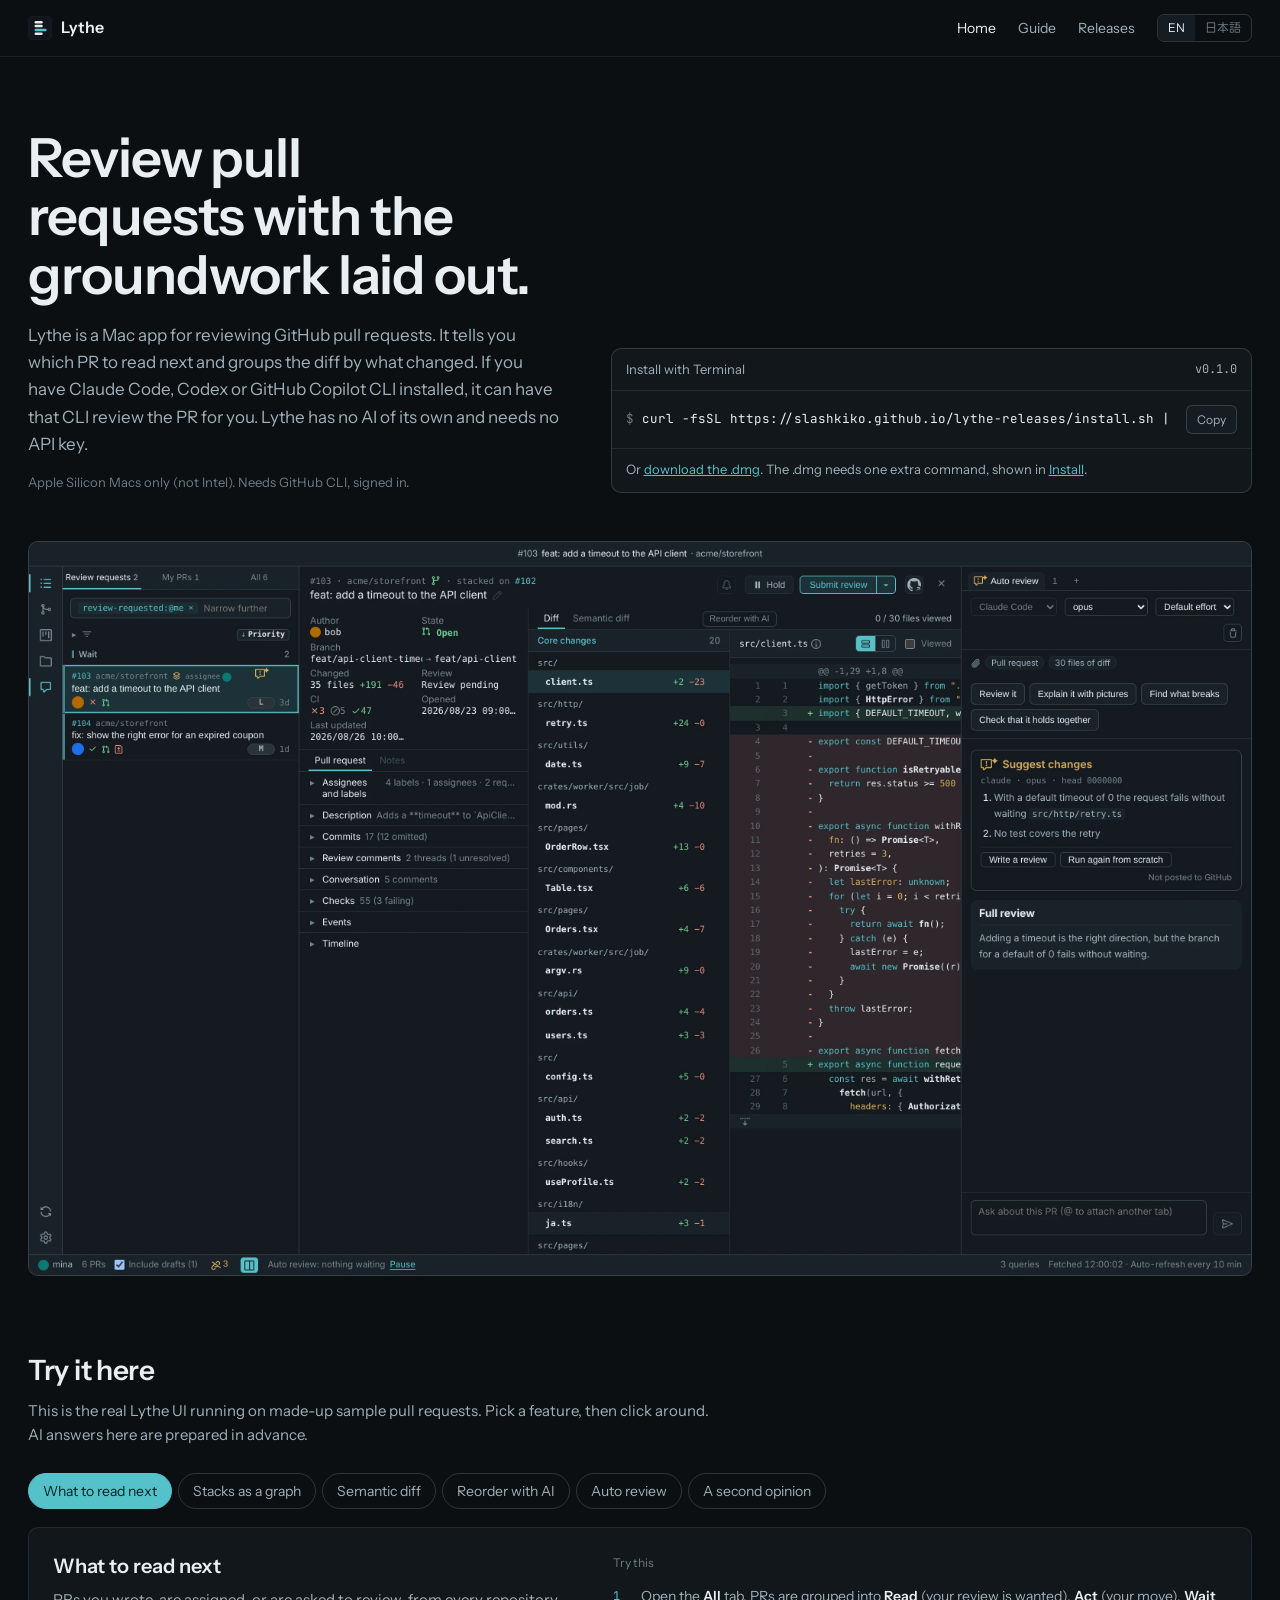
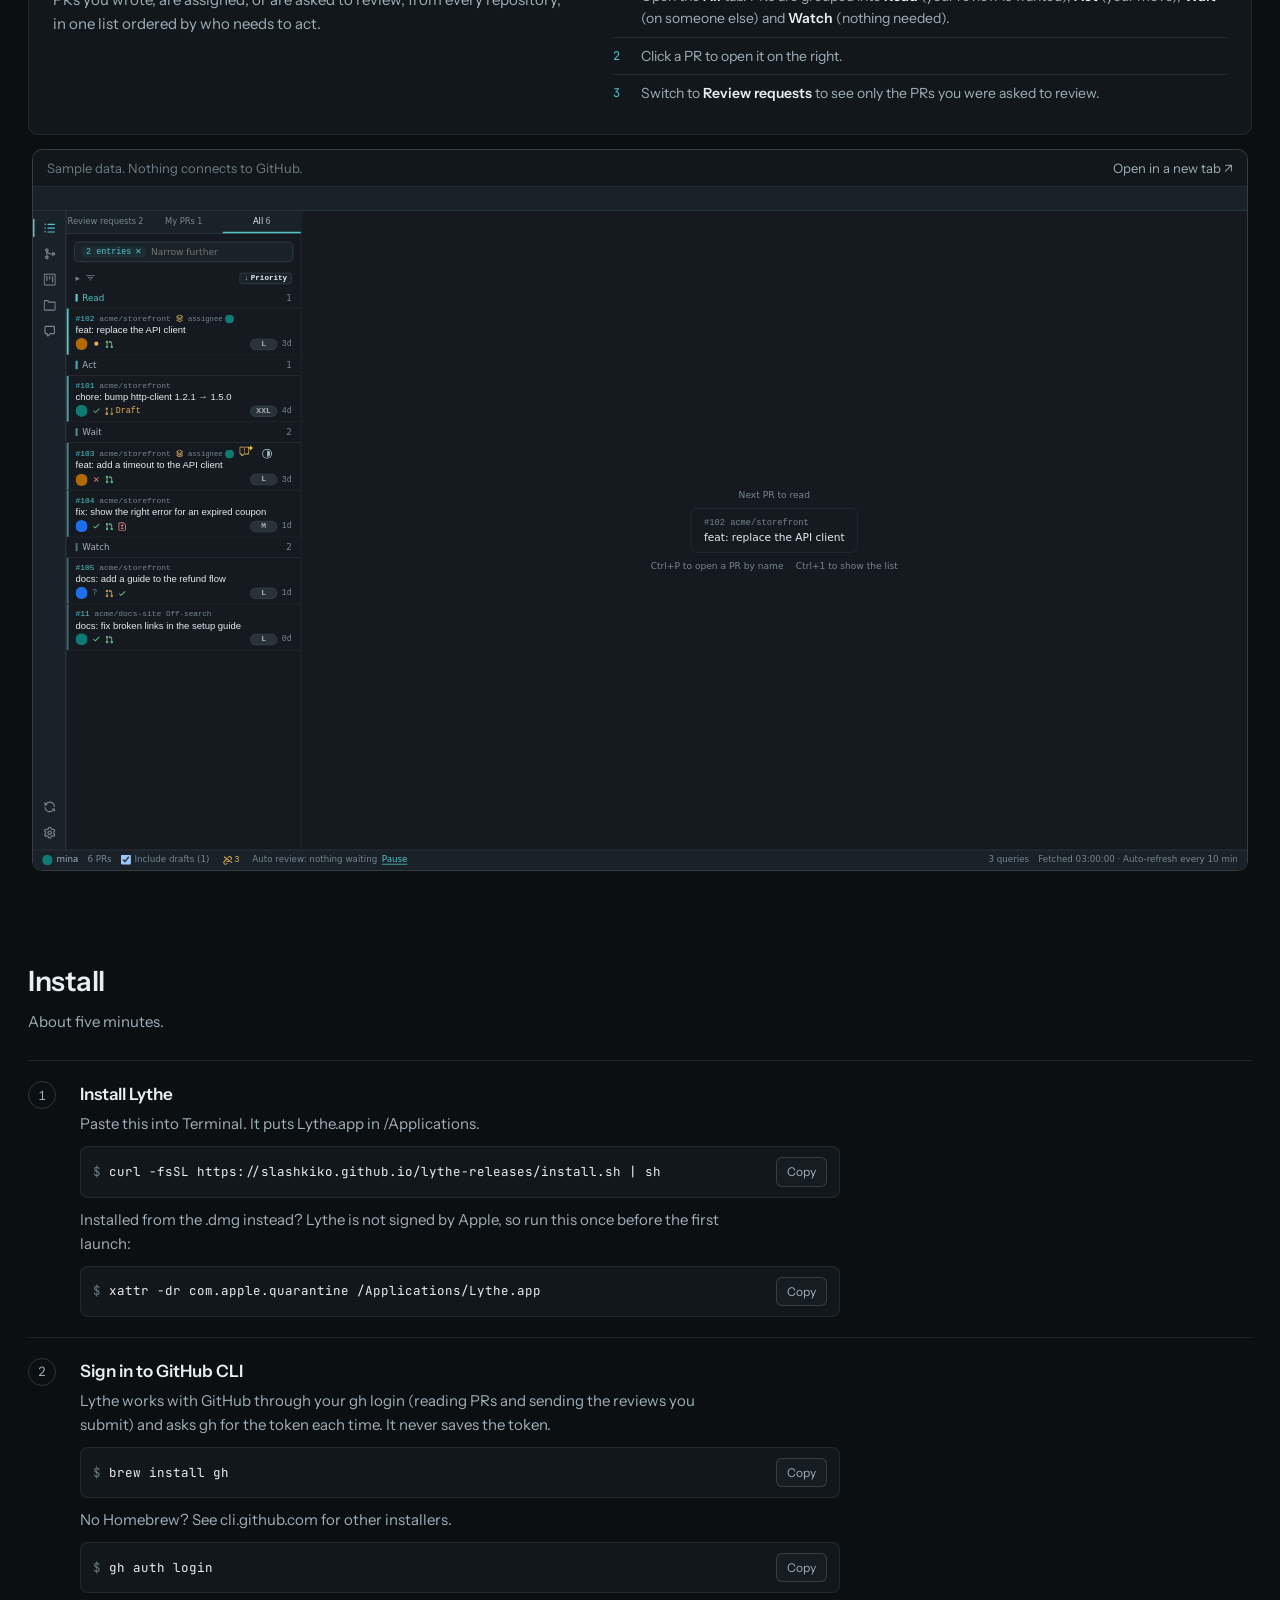
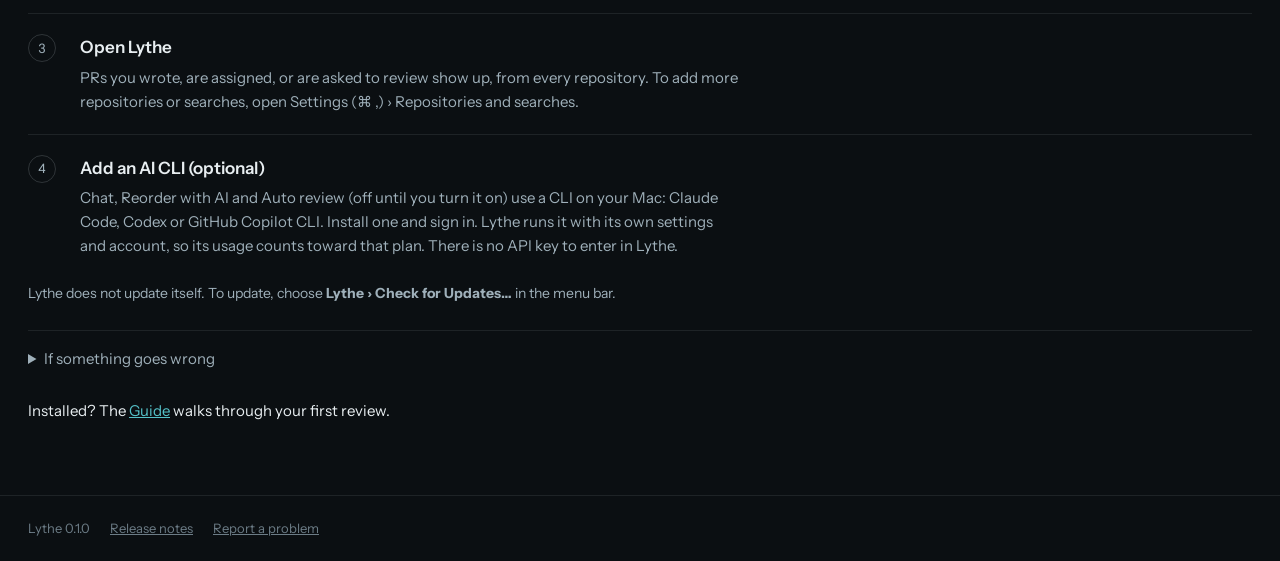
<file: docs/index.html>
<!doctype html>
<html lang="en">
<head>
<meta charset="utf-8">
<meta name="viewport" content="width=device-width, initial-scale=1">
<title>Lythe</title>
<meta name="description" content="Lythe is a Mac app for reviewing GitHub pull requests. It tells you which PR to read next and groups the diff by what changed. If you have Claude Code, Codex or GitHub Copilot CLI installed, it can have that CLI review the PR for you. Lythe has no AI of its own and needs no API key.">
<link rel="canonical" href="https://slashkiko.github.io/lythe-releases/">
<link rel="alternate" hreflang="en" href="https://slashkiko.github.io/lythe-releases/">
<link rel="alternate" hreflang="ja" href="https://slashkiko.github.io/lythe-releases/ja/">
<meta property="og:title" content="Lythe">
<meta property="og:description" content="Lythe is a Mac app for reviewing GitHub pull requests. It tells you which PR to read next and groups the diff by what changed. If you have Claude Code, Codex or GitHub Copilot CLI installed, it can have that CLI review the PR for you. Lythe has no AI of its own and needs no API key.">
<meta property="og:image" content="https://slashkiko.github.io/lythe-releases/shots/en/window.webp">
<link rel="icon" href="favicon.svg" type="image/svg+xml">
<link rel="preconnect" href="https://fonts.googleapis.com"><link rel="preconnect" href="https://fonts.gstatic.com" crossorigin><link rel="stylesheet" href="https://fonts.googleapis.com/css2?family=Instrument+Sans:wght@400;500;600;700&family=JetBrains+Mono:wght@400;500&family=LINE+Seed+JP:wght@400;700&display=swap">
<link rel="stylesheet" href="style.css">
</head>
<body>
<header class="snav"><div class="wrap">
  <a class="brand" href=""><svg viewBox="100 100 824 824" aria-hidden="true"><rect x="100" y="100" width="824" height="824" rx="185" fill="#12161c" stroke="#2a323b" stroke-width="12"/><g transform="translate(212 212) scale(9.375)"><g fill="#e4ebf0"><rect x="12" y="6.5" width="30" height="9" rx="4.5"/><rect x="12" y="20.5" width="30" height="9" rx="4.5"/><rect x="12" y="48.5" width="30" height="9" rx="4.5"/></g><rect x="12" y="34.5" width="44" height="9" rx="4.5" fill="#55c2c9"/></g></svg>Lythe</a>
  <div class="navr">
    <nav><a href="" class="on" aria-current="page">Home</a><a href="guide/">Guide</a><a href="https://github.com/slashkiko/lythe-releases/releases">Releases</a></nav>
    <div class="lang"><a href="" hreflang="en" aria-current="true">EN</a><a href="ja/" hreflang="ja">日本語</a></div>
  </div>
</div></header>
<main>
<div class="wrap">
  <div class="hero">
    <div>
      <h1>Review pull requests with the groundwork laid out.</h1>
      <p class="lead">Lythe is a Mac app for reviewing GitHub pull requests. It tells you which PR to read next and groups the diff by what changed. If you have Claude Code, Codex or GitHub Copilot CLI installed, it can have that CLI review the PR for you. Lythe has no AI of its own and needs no API key.</p>
      <p class="req">Apple Silicon Macs only (not Intel). Needs GitHub CLI, signed in.</p>
    </div>
    <div class="install">
      <div class="hd"><span>Install with Terminal</span><span class="mono" style="font-size:12px">v0.1.0</span></div>
      <div class="cmd"><code>curl -fsSL https://slashkiko.github.io/lythe-releases/install.sh | sh</code><button class="copy" type="button" data-copied="Copied">Copy</button></div>
      <div class="alt">Or <a href="https://github.com/slashkiko/lythe-releases/releases/latest">download the .dmg</a>. The .dmg needs one extra command, shown in <a href="#install">Install</a>.</div>
    </div>
  </div>
  <div class="shot hero-shot"><img src="shots/en/window.webp" alt="Lythe" width="1600" height="960"></div>
</div>
<section class="wrap feat" id="try">
  <h2>Try it here</h2>
  <p class="sub">This is the real Lythe UI running on made-up sample pull requests. Pick a feature, then click around. AI answers here are prepared in advance.</p>
  <div class="try" data-lang="en" data-up="" data-narrow="Screenshot shown. Open this page on a wider screen to try the live demo." data-fail="The live demo did not start here, so this is a screenshot.">
    <div class="scenes" role="tablist"><button type="button" role="tab" id="sc-list" data-scene="list" aria-controls="try-panel" aria-selected="true">What to read next</button><button type="button" role="tab" id="sc-graph" data-scene="graph" aria-controls="try-panel" aria-selected="false" tabindex="-1">Stacks as a graph</button><button type="button" role="tab" id="sc-semantic" data-scene="semantic" aria-controls="try-panel" aria-selected="false" tabindex="-1">Semantic diff</button><button type="button" role="tab" id="sc-reorder" data-scene="reorder" aria-controls="try-panel" aria-selected="false" tabindex="-1">Reorder with AI</button><button type="button" role="tab" id="sc-auto" data-scene="auto" aria-controls="try-panel" aria-selected="false" tabindex="-1">Auto review</button><button type="button" role="tab" id="sc-chat" data-scene="chat" aria-controls="try-panel" aria-selected="false" tabindex="-1">A second opinion</button></div>
    <div id="try-panel" role="tabpanel"><div class="tryp" data-panel="list"><div class="say"><h3>What to read next</h3><p>PRs you wrote, are assigned, or are asked to review, from every repository, in one list ordered by who needs to act.</p></div><div class="do"><span class="lab">Try this</span><ol><li><span>Open the <b>All</b> tab. PRs are grouped into <b>Read</b> (your review is wanted), <b>Act</b> (your move), <b>Wait</b> (on someone else) and <b>Watch</b> (nothing needed).</span></li><li><span>Click a PR to open it on the right.</span></li><li><span>Switch to <b>Review requests</b> to see only the PRs you were asked to review.</span></li></ol></div></div><div class="tryp" data-panel="graph" hidden><div class="say"><h3>Stacks as a graph</h3><p>PRs opened on top of other PRs' branches (a stack) show as one graph, so you can see what sits under the one you are about to read.</p></div><div class="do"><span class="lab">Try this</span><ol><li><span>Click <b>#102</b>. Its stack lights up and the other PRs fade.</span></li><li><span>Untick <b>Related only</b> to bring the others back.</span></li><li><span>Hover a PR to see why it got its priority.</span></li></ol></div></div><div class="tryp" data-panel="semantic" hidden><div class="say"><h3>Semantic diff</h3><p>The diff grouped by function and type. Moved code shows as a move, with only the lines that really changed. It parses the code instead of using AI. Covers TypeScript, Rust, Go, CSS and config files (JSON, YAML, TOML); other files stay a normal diff.</p></div><div class="do"><span class="lab">Try this</span><ol><li><span>On the right, find <b>withRetry</b>: it moved to another file, and only the 2 lines that differ are colored.</span></li><li><span>Click <b>Orders</b> on the left to jump to that group.</span></li><li><span>Switch to <b>Diff</b> above to compare with the plain diff.</span></li></ol></div></div><div class="tryp" data-panel="reorder" hidden><div class="say"><h3>Reorder with AI</h3><p>An AI CLI splits a large PR into chunks by behavior, and Lythe shows the diff in that order with a short note on each chunk.</p></div><div class="do"><span class="lab">Try this</span><ol><li><span>Press <b>Reorder with AI</b>. The files are split into chunks in reading order.</span></li><li><span>Click <b>ⓘ</b> next to a chunk to read what it changes and why.</span></li><li><span>Press <b>Undo</b> to see the order before.</span></li></ol><p class="donote">Here a prepared answer comes back. In the app, the AI CLI you installed does the work.</p></div></div><div class="tryp" data-panel="auto" hidden><div class="say"><h3>Auto review</h3><p>Turn it on in Settings, and while Lythe is open your AI CLI reviews the PRs you're asked to review, highest priority first, and again after each push. Results stay inside Lythe. Nothing is posted to GitHub.</p></div><div class="do"><span class="lab">Try this</span><ol><li><span>The <b>Auto review</b> tab holds the result: a verdict and its reasons.</span></li><li><span>Scroll down for the full review.</span></li><li><span>Nothing was posted to GitHub. You decide what to send.</span></li></ol><p class="donote">This review was written in advance. In the app, your AI CLI writes it.</p></div></div><div class="tryp" data-panel="chat" hidden><div class="say"><h3>A second opinion</h3><p>Ask one AI CLI, then hand its answer to another to check. Each conversation has its own tab on the same PR.</p></div><div class="do"><span class="lab">Try this</span><ol><li><span>The tabs at the top are separate conversations, each with its own AI CLI.</span></li><li><span>The third tab is open: Codex checks an answer Claude Code gave in the second tab.</span></li><li><span>Type a question and press <b>⌘Enter</b>.</span></li></ol><p class="donote">Here a prepared answer comes back. In the app, the CLI you picked reads the PR and answers.</p></div></div></div>
    <div class="demo">
      <div class="demo-bar"><span class="demo-note">Sample data. Nothing connects to GitHub.</span><a href="demo/en/" target="_blank" rel="noopener">Open in a new tab ↗</a></div>
      <div class="demo-view"><img class="demo-still" src="shots/en/list.webp" alt=""></div>
    </div>
  </div>
</section>
<section class="wrap gs" id="install">
  <h2>Install</h2>
  <p class="sub">About five minutes.</p>
  <ol class="steps"><li class="step"><span class="n">1</span><div><h3>Install Lythe</h3><p>Paste this into Terminal. It puts Lythe.app in /Applications.</p><div class="term"><div class="cmd"><code>curl -fsSL https://slashkiko.github.io/lythe-releases/install.sh | sh</code><button class="copy" type="button" data-copied="Copied">Copy</button></div></div><p style="margin-top:10px">Installed from the .dmg instead? Lythe is not signed by Apple, so run this once before the first launch:</p><div class="term"><div class="cmd"><code>xattr -dr com.apple.quarantine /Applications/Lythe.app</code><button class="copy" type="button" data-copied="Copied">Copy</button></div></div></div></li><li class="step"><span class="n">2</span><div><h3>Sign in to GitHub CLI</h3><p>Lythe works with GitHub through your gh login (reading PRs and sending the reviews you submit) and asks gh for the token each time. It never saves the token.</p><div class="term"><div class="cmd"><code>brew install gh</code><button class="copy" type="button" data-copied="Copied">Copy</button></div></div><p style="margin-top:10px">No Homebrew? See cli.github.com for other installers.</p><div class="term"><div class="cmd"><code>gh auth login</code><button class="copy" type="button" data-copied="Copied">Copy</button></div></div></div></li><li class="step"><span class="n">3</span><div><h3>Open Lythe</h3><p>PRs you wrote, are assigned, or are asked to review show up, from every repository. To add more repositories or searches, open Settings (⌘ ,) › Repositories and searches.</p></div></li><li class="step"><span class="n">4</span><div><h3>Add an AI CLI (optional)</h3><p>Chat, Reorder with AI and Auto review (off until you turn it on) use a CLI on your Mac: Claude Code, Codex or GitHub Copilot CLI. Install one and sign in. Lythe runs it with its own settings and account, so its usage counts toward that plan. There is no API key to enter in Lythe.</p></div></li></ol>
  <p style="margin-top:4px;color:var(--fg-2);font-size:14px">Lythe does not update itself. To update, choose <b>Lythe › Check for Updates…</b> in the menu bar.</p>
  <details class="trouble"><summary>If something goes wrong</summary><dl><dt>“Lythe” is damaged and can’t be opened</dt><dd>macOS blocks apps that Apple has not signed. Run <code>xattr -dr com.apple.quarantine /Applications/Lythe.app</code> and open it again.</dd><dt>The gh command was not found</dt><dd>Install GitHub CLI with <code>brew install gh</code>, run <code>gh auth login</code>, then reopen Lythe.</dd><dt>The list is empty</dt><dd>No open PR matches yet. Add repositories in Settings › Repositories and searches.</dd></dl></details>
  <p style="margin-top:28px">Installed? The <a href="guide/">Guide</a> walks through your first review.</p>
</section></main>
<footer class="sfoot"><div class="wrap"><span>Lythe 0.1.0</span><a href="https://github.com/slashkiko/lythe-releases/releases">Release notes</a><a href="https://github.com/slashkiko/lythe-releases/issues">Report a problem</a></div></footer>
<script src="site.js" defer></script>
</body>
</html>
</file>
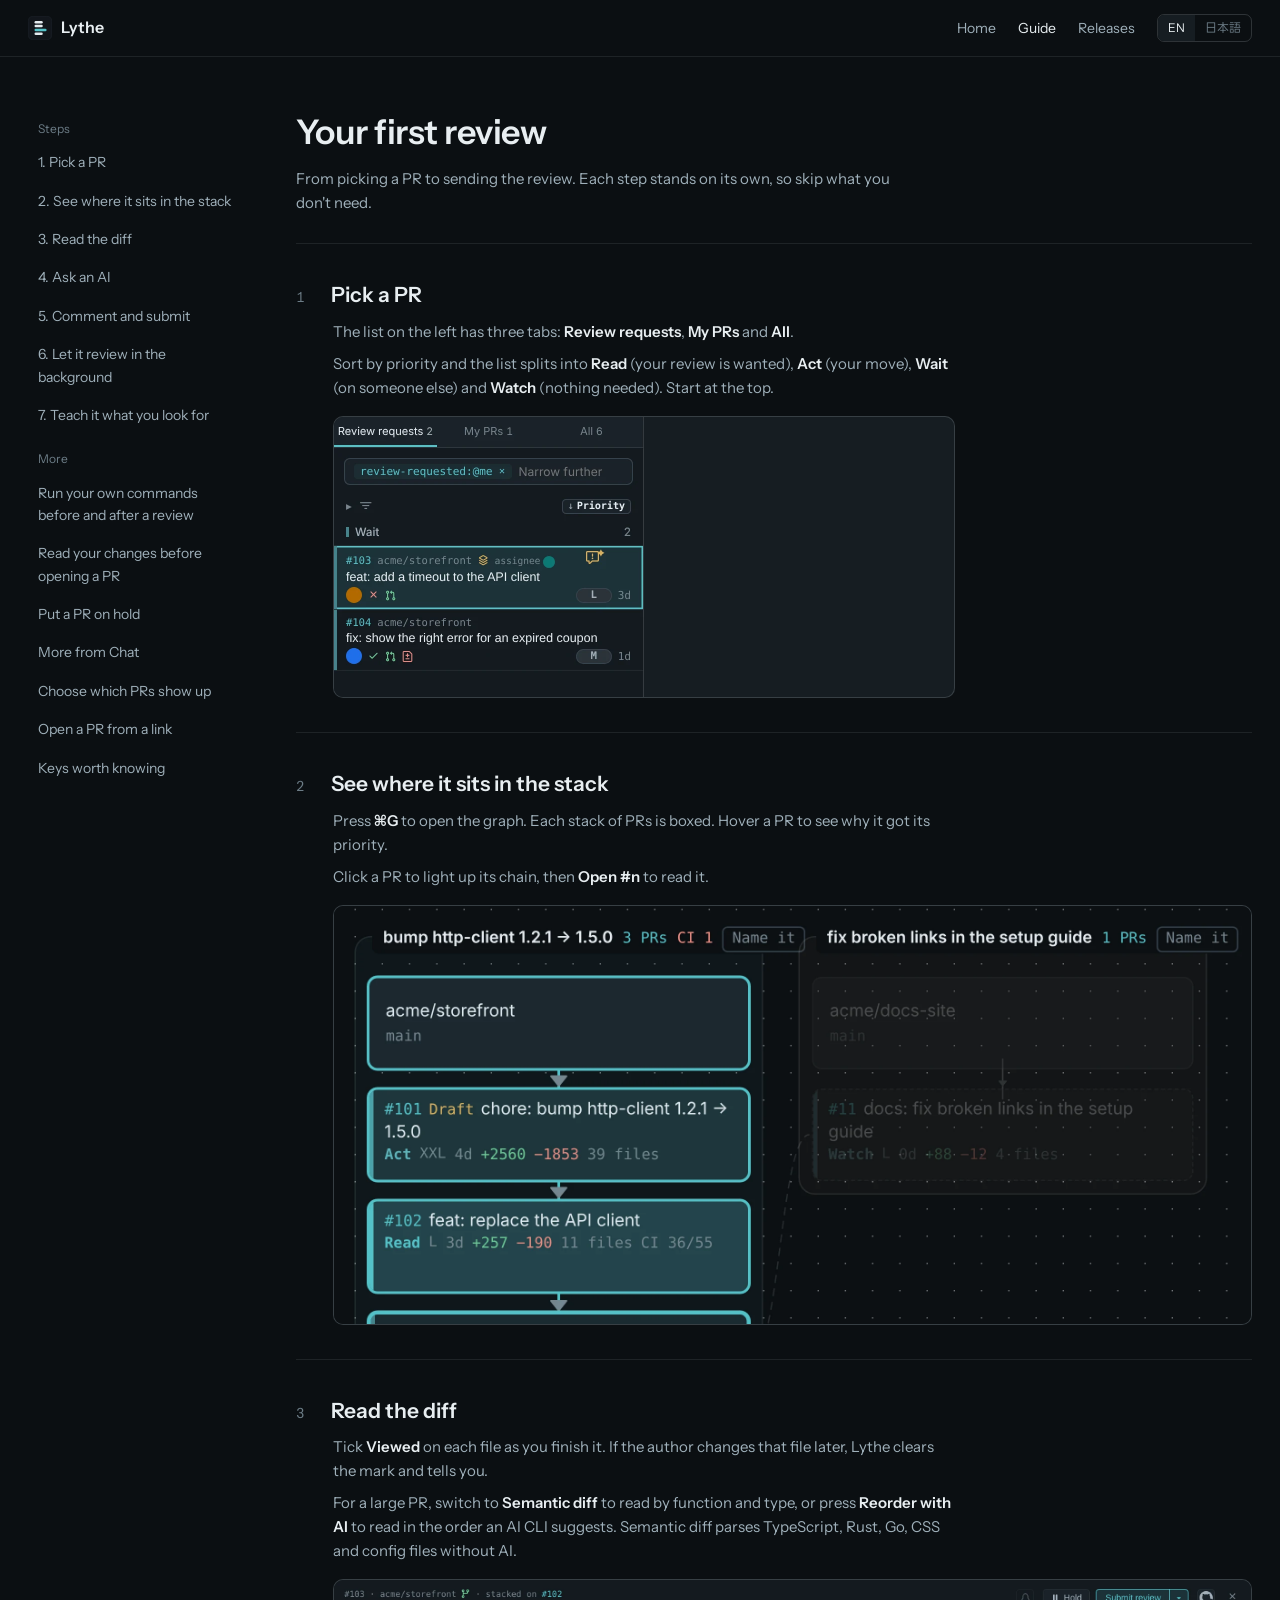
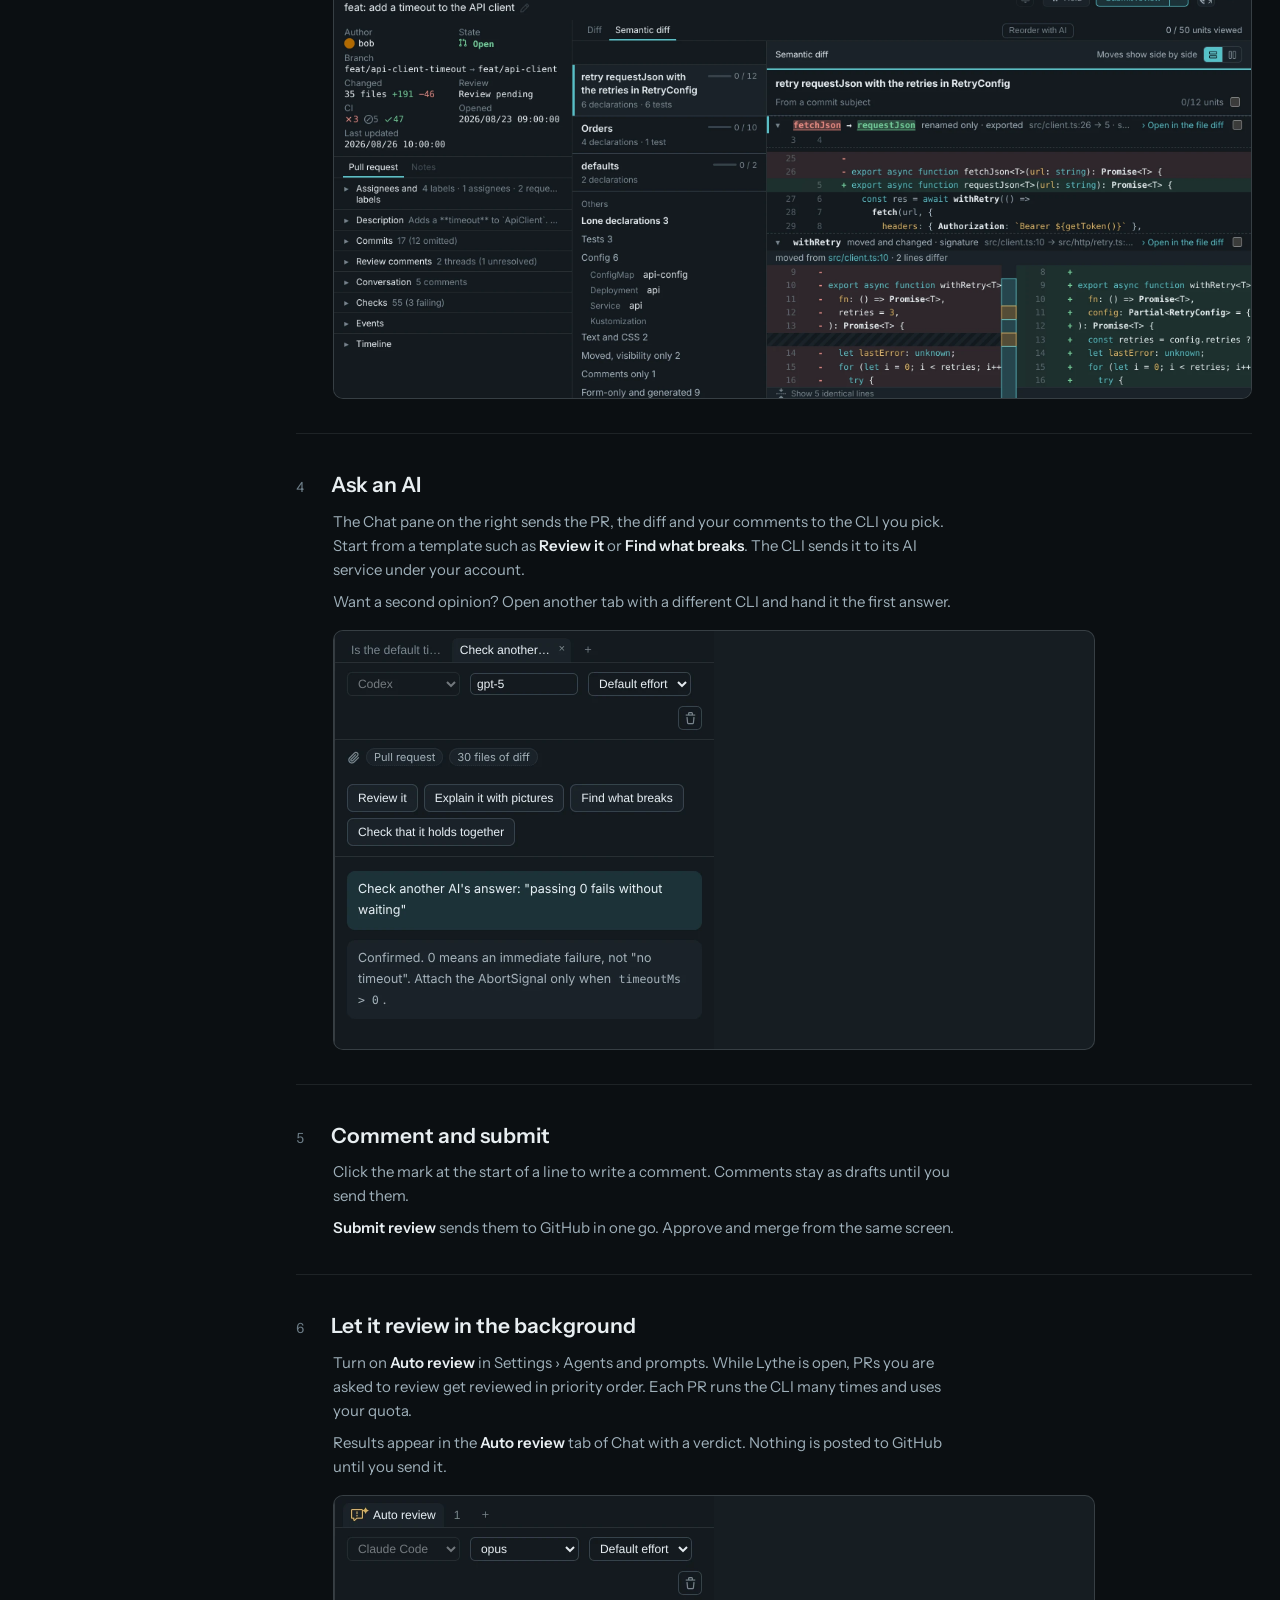
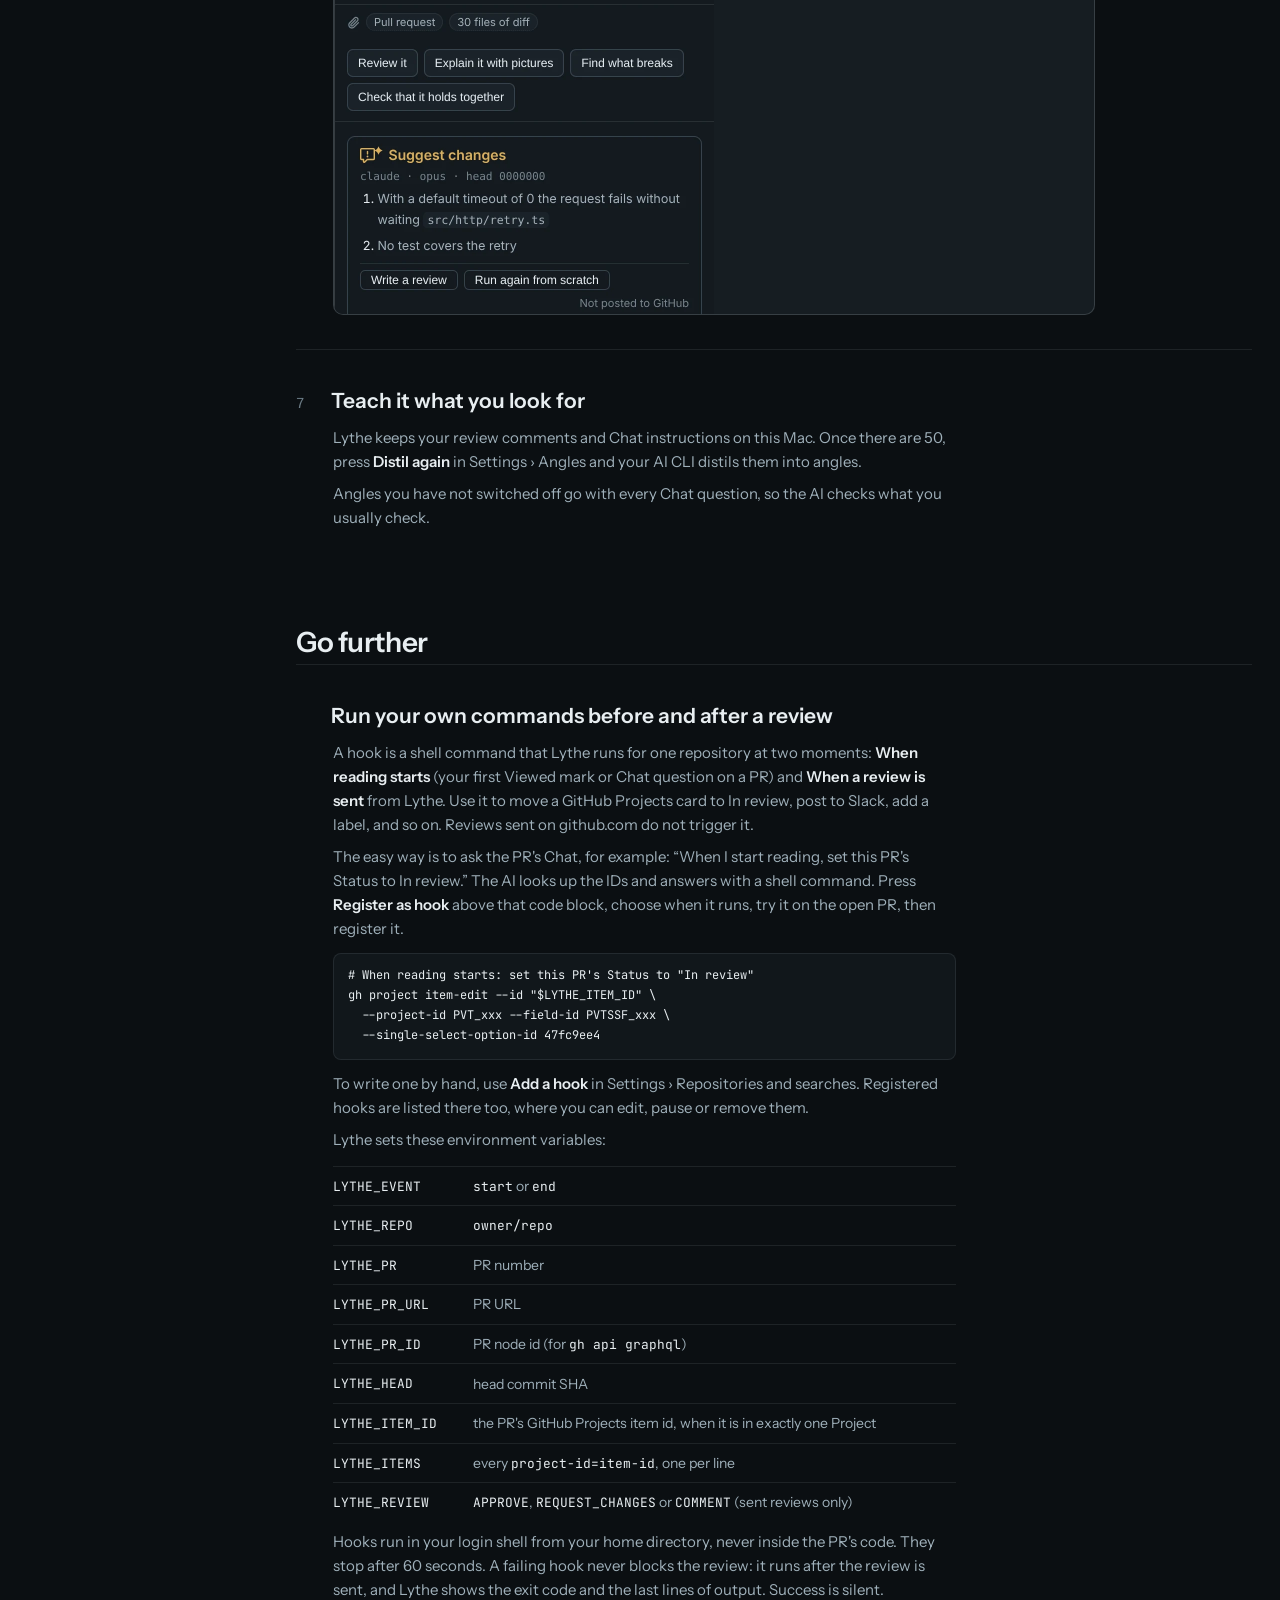
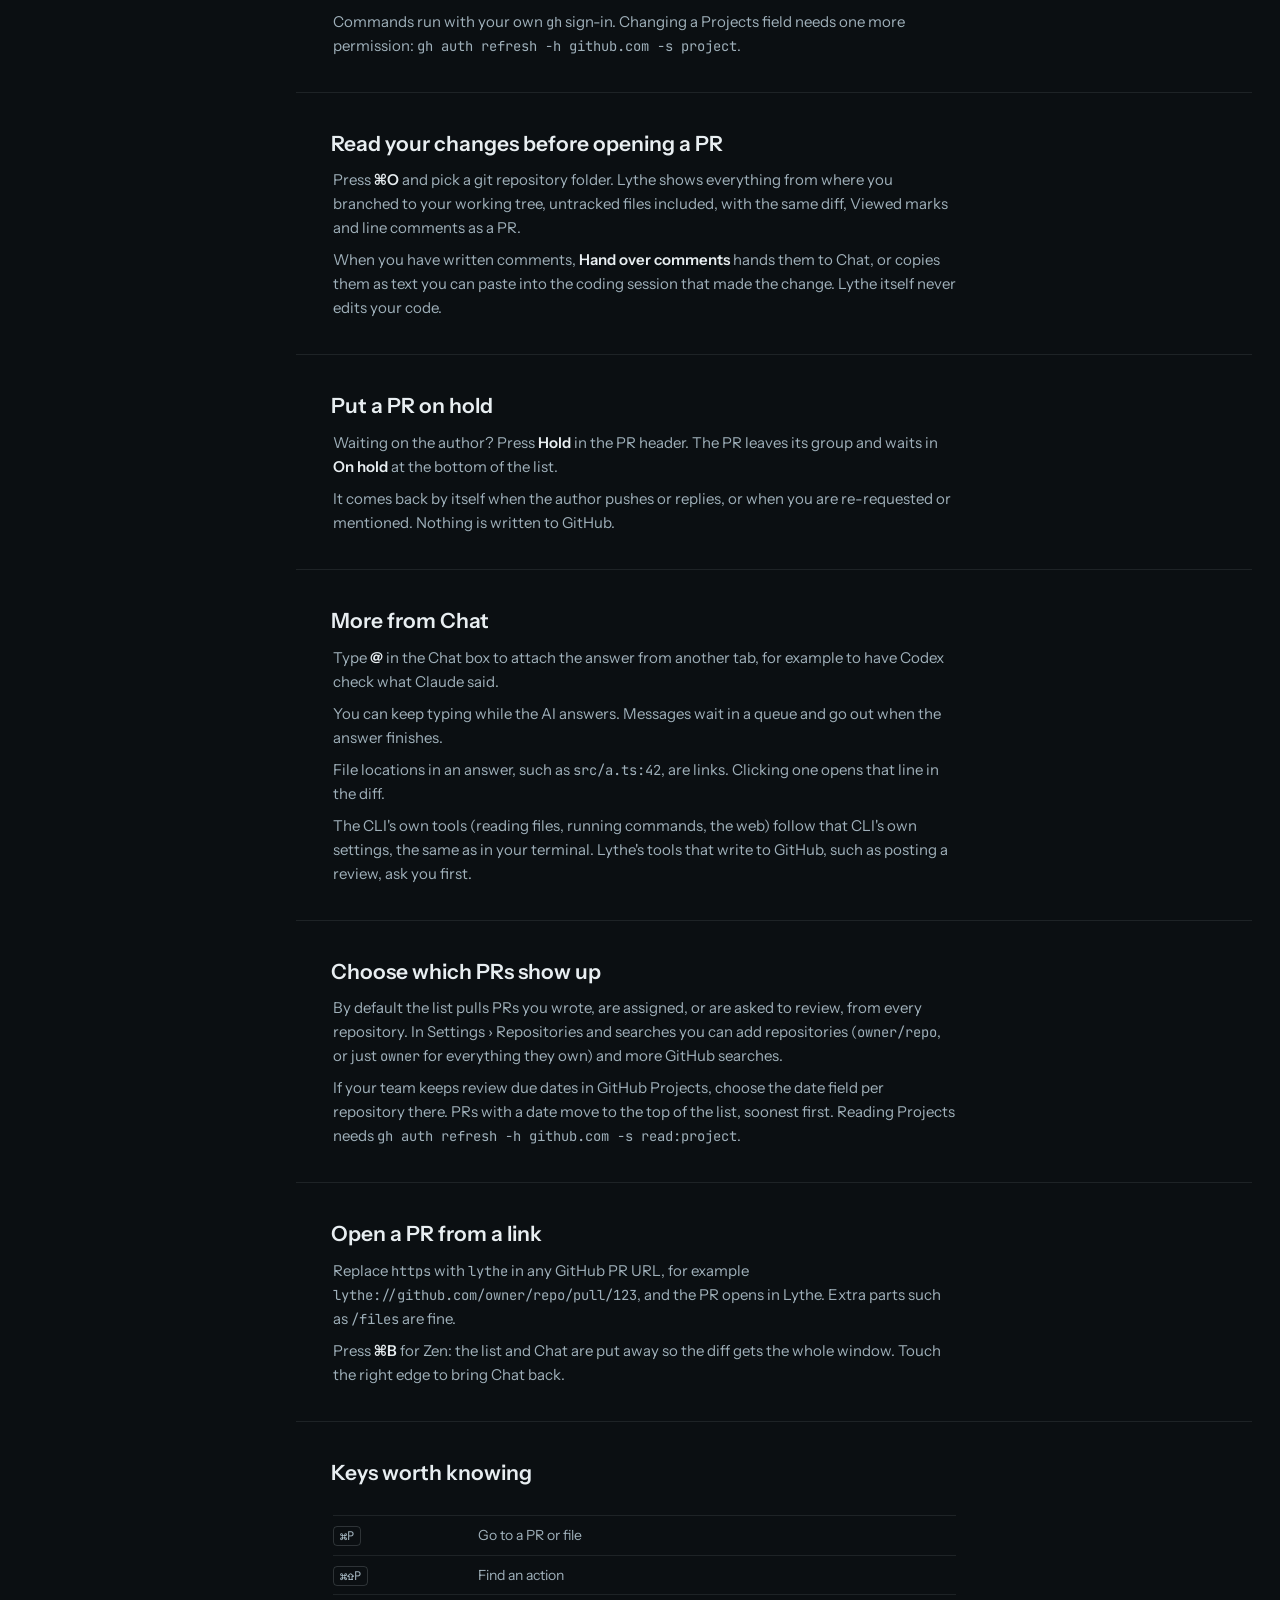
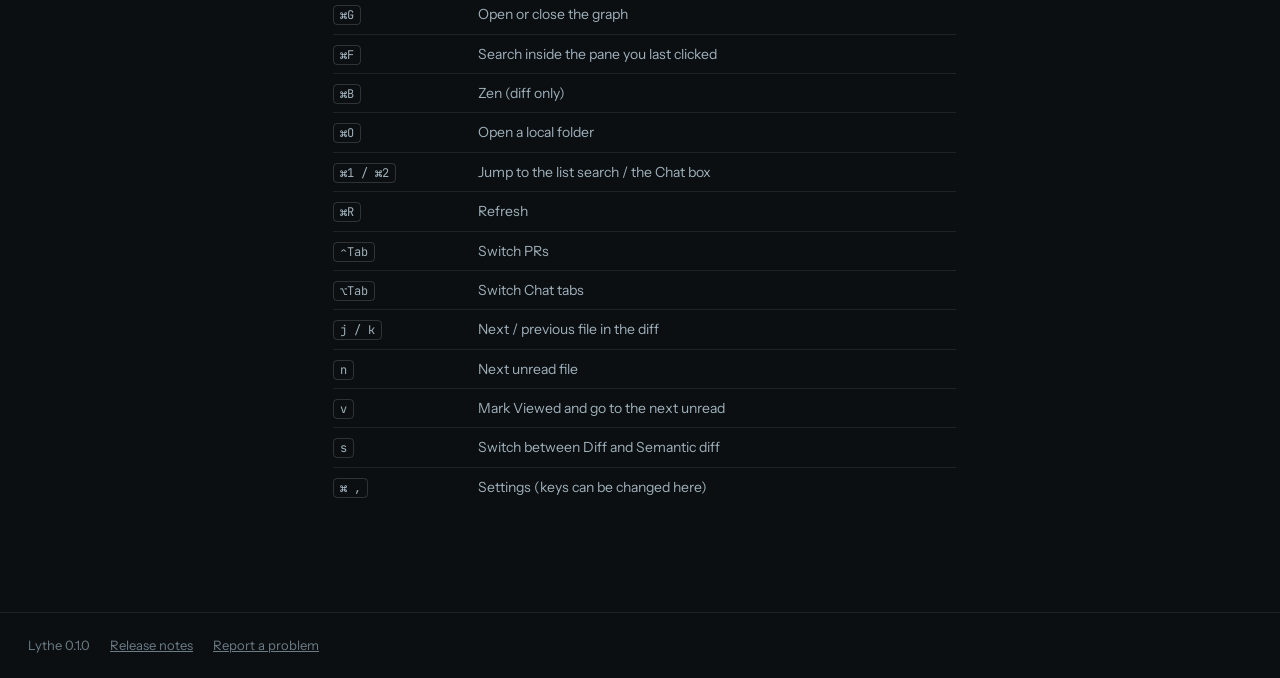
<file: docs/guide/index.html>
<!doctype html>
<html lang="en">
<head>
<meta charset="utf-8">
<meta name="viewport" content="width=device-width, initial-scale=1">
<title>Your first review · Lythe</title>
<meta name="description" content="From picking a PR to sending the review. Each step stands on its own, so skip what you don&#x27;t need.">
<link rel="canonical" href="https://slashkiko.github.io/lythe-releases/guide/">
<link rel="alternate" hreflang="en" href="https://slashkiko.github.io/lythe-releases/guide/">
<link rel="alternate" hreflang="ja" href="https://slashkiko.github.io/lythe-releases/ja/guide/">
<meta property="og:title" content="Your first review · Lythe">
<meta property="og:description" content="From picking a PR to sending the review. Each step stands on its own, so skip what you don&#x27;t need.">
<meta property="og:image" content="https://slashkiko.github.io/lythe-releases/shots/en/window.webp">
<link rel="icon" href="../favicon.svg" type="image/svg+xml">
<link rel="preconnect" href="https://fonts.googleapis.com"><link rel="preconnect" href="https://fonts.gstatic.com" crossorigin><link rel="stylesheet" href="https://fonts.googleapis.com/css2?family=Instrument+Sans:wght@400;500;600;700&family=JetBrains+Mono:wght@400;500&family=LINE+Seed+JP:wght@400;700&display=swap">
<link rel="stylesheet" href="../style.css">
</head>
<body>
<header class="snav"><div class="wrap">
  <a class="brand" href="../"><svg viewBox="100 100 824 824" aria-hidden="true"><rect x="100" y="100" width="824" height="824" rx="185" fill="#12161c" stroke="#2a323b" stroke-width="12"/><g transform="translate(212 212) scale(9.375)"><g fill="#e4ebf0"><rect x="12" y="6.5" width="30" height="9" rx="4.5"/><rect x="12" y="20.5" width="30" height="9" rx="4.5"/><rect x="12" y="48.5" width="30" height="9" rx="4.5"/></g><rect x="12" y="34.5" width="44" height="9" rx="4.5" fill="#55c2c9"/></g></svg>Lythe</a>
  <div class="navr">
    <nav><a href="../">Home</a><a href="../guide/" class="on" aria-current="page">Guide</a><a href="https://github.com/slashkiko/lythe-releases/releases">Releases</a></nav>
    <div class="lang"><a href="../guide/" hreflang="en" aria-current="true">EN</a><a href="../ja/guide/" hreflang="ja">日本語</a></div>
  </div>
</div></header>
<main>
<div class="wrap guide">
  <nav class="side"><span class="lab">Steps</span><a href="#g1">1. Pick a PR</a><a href="#g2">2. See where it sits in the stack</a><a href="#g3">3. Read the diff</a><a href="#g4">4. Ask an AI</a><a href="#g5">5. Comment and submit</a><a href="#g6">6. Let it review in the background</a><a href="#g7">7. Teach it what you look for</a><span class="lab">More</span><a href="#hooks">Run your own commands before and after a review</a><a href="#local">Read your changes before opening a PR</a><a href="#hold">Put a PR on hold</a><a href="#chat">More from Chat</a><a href="#searches">Choose which PRs show up</a><a href="#links">Open a PR from a link</a><a href="#keys">Keys worth knowing</a></nav>
  <div>
    <h1>Your first review</h1>
    <p class="intro">From picking a PR to sending the review. Each step stands on its own, so skip what you don't need.</p>
    <section class="gstep" id="g1"><div class="hd"><span class="num">1</span><h2>Pick a PR</h2></div><div class="txt"><p>The list on the left has three tabs: <b>Review requests</b>, <b>My PRs</b> and <b>All</b>.</p><p>Sort by priority and the list splits into <b>Read</b> (your review is wanted), <b>Act</b> (your move), <b>Wait</b> (on someone else) and <b>Watch</b> (nothing needed). Start at the top.</p></div><div class="shot"><img src="../shots/en/list.webp" alt="Pick a PR" loading="lazy" data-fit></div></section><section class="gstep" id="g2"><div class="hd"><span class="num">2</span><h2>See where it sits in the stack</h2></div><div class="txt"><p>Press <b>⌘G</b> to open the graph. Each stack of PRs is boxed. Hover a PR to see why it got its priority.</p><p>Click a PR to light up its chain, then <b>Open #n</b> to read it.</p></div><div class="shot"><img src="../shots/en/graph.webp" alt="See where it sits in the stack" loading="lazy" data-fit></div></section><section class="gstep" id="g3"><div class="hd"><span class="num">3</span><h2>Read the diff</h2></div><div class="txt"><p>Tick <b>Viewed</b> on each file as you finish it. If the author changes that file later, Lythe clears the mark and tells you.</p><p>For a large PR, switch to <b>Semantic diff</b> to read by function and type, or press <b>Reorder with AI</b> to read in the order an AI CLI suggests. Semantic diff parses TypeScript, Rust, Go, CSS and config files without AI.</p></div><div class="shot"><img src="../shots/en/semantic.webp" alt="Read the diff" loading="lazy" data-fit></div></section><section class="gstep" id="g4"><div class="hd"><span class="num">4</span><h2>Ask an AI</h2></div><div class="txt"><p>The Chat pane on the right sends the PR, the diff and your comments to the CLI you pick. Start from a template such as <b>Review it</b> or <b>Find what breaks</b>. The CLI sends it to its AI service under your account.</p><p>Want a second opinion? Open another tab with a different CLI and hand it the first answer.</p></div><div class="shot"><img src="../shots/en/chat.webp" alt="Ask an AI" loading="lazy" data-fit></div></section><section class="gstep" id="g5"><div class="hd"><span class="num">5</span><h2>Comment and submit</h2></div><div class="txt"><p>Click the mark at the start of a line to write a comment. Comments stay as drafts until you send them.</p><p><b>Submit review</b> sends them to GitHub in one go. Approve and merge from the same screen.</p></div></section><section class="gstep" id="g6"><div class="hd"><span class="num">6</span><h2>Let it review in the background</h2></div><div class="txt"><p>Turn on <b>Auto review</b> in Settings › Agents and prompts. While Lythe is open, PRs you are asked to review get reviewed in priority order. Each PR runs the CLI many times and uses your quota.</p><p>Results appear in the <b>Auto review</b> tab of Chat with a verdict. Nothing is posted to GitHub until you send it.</p></div><div class="shot"><img src="../shots/en/auto.webp" alt="Let it review in the background" loading="lazy" data-fit></div></section><section class="gstep" id="g7"><div class="hd"><span class="num">7</span><h2>Teach it what you look for</h2></div><div class="txt"><p>Lythe keeps your review comments and Chat instructions on this Mac. Once there are 50, press <b>Distil again</b> in Settings › Angles and your AI CLI distils them into angles.</p><p>Angles you have not switched off go with every Chat question, so the AI checks what you usually check.</p></div></section>
    <h1 class="moreh">Go further</h1>
    <section class="gstep more" id="hooks"><div class="hd"><span class="num"></span><h2>Run your own commands before and after a review</h2></div><div class="txt"><p>A hook is a shell command that Lythe runs for one repository at two moments: <b>When reading starts</b> (your first Viewed mark or Chat question on a PR) and <b>When a review is sent</b> from Lythe. Use it to move a GitHub Projects card to In review, post to Slack, add a label, and so on. Reviews sent on github.com do not trigger it.</p><p>The easy way is to ask the PR's Chat, for example: “When I start reading, set this PR's Status to In review.” The AI looks up the IDs and answers with a shell command. Press <b>Register as hook</b> above that code block, choose when it runs, try it on the open PR, then register it.</p><pre><code># When reading starts: set this PR's Status to "In review"
gh project item-edit --id "$LYTHE_ITEM_ID" \
  --project-id PVT_xxx --field-id PVTSSF_xxx \
  --single-select-option-id 47fc9ee4</code></pre><p>To write one by hand, use <b>Add a hook</b> in Settings › Repositories and searches. Registered hooks are listed there too, where you can edit, pause or remove them.</p><p>Lythe sets these environment variables:</p><table class="keys"><tr><td><code>LYTHE_EVENT</code></td><td><code>start</code> or <code>end</code></td></tr><tr><td><code>LYTHE_REPO</code></td><td><code>owner/repo</code></td></tr><tr><td><code>LYTHE_PR</code></td><td>PR number</td></tr><tr><td><code>LYTHE_PR_URL</code></td><td>PR URL</td></tr><tr><td><code>LYTHE_PR_ID</code></td><td>PR node id (for <code>gh api graphql</code>)</td></tr><tr><td><code>LYTHE_HEAD</code></td><td>head commit SHA</td></tr><tr><td><code>LYTHE_ITEM_ID</code></td><td>the PR's GitHub Projects item id, when it is in exactly one Project</td></tr><tr><td><code>LYTHE_ITEMS</code></td><td>every <code>project-id=item-id</code>, one per line</td></tr><tr><td><code>LYTHE_REVIEW</code></td><td><code>APPROVE</code>, <code>REQUEST_CHANGES</code> or <code>COMMENT</code> (sent reviews only)</td></tr></table><p>Hooks run in your login shell from your home directory, never inside the PR's code. They stop after 60 seconds. A failing hook never blocks the review: it runs after the review is sent, and Lythe shows the exit code and the last lines of output. Success is silent.</p><p>Commands run with your own <code>gh</code> sign-in. Changing a Projects field needs one more permission: <code>gh auth refresh -h github.com -s project</code>.</p></div></section><section class="gstep more" id="local"><div class="hd"><span class="num"></span><h2>Read your changes before opening a PR</h2></div><div class="txt"><p>Press <b>⌘O</b> and pick a git repository folder. Lythe shows everything from where you branched to your working tree, untracked files included, with the same diff, Viewed marks and line comments as a PR.</p><p>When you have written comments, <b>Hand over comments</b> hands them to Chat, or copies them as text you can paste into the coding session that made the change. Lythe itself never edits your code.</p></div></section><section class="gstep more" id="hold"><div class="hd"><span class="num"></span><h2>Put a PR on hold</h2></div><div class="txt"><p>Waiting on the author? Press <b>Hold</b> in the PR header. The PR leaves its group and waits in <b>On hold</b> at the bottom of the list.</p><p>It comes back by itself when the author pushes or replies, or when you are re-requested or mentioned. Nothing is written to GitHub.</p></div></section><section class="gstep more" id="chat"><div class="hd"><span class="num"></span><h2>More from Chat</h2></div><div class="txt"><p>Type <b>@</b> in the Chat box to attach the answer from another tab, for example to have Codex check what Claude said.</p><p>You can keep typing while the AI answers. Messages wait in a queue and go out when the answer finishes.</p><p>File locations in an answer, such as <code>src/a.ts:42</code>, are links. Clicking one opens that line in the diff.</p><p>The CLI's own tools (reading files, running commands, the web) follow that CLI's own settings, the same as in your terminal. Lythe's tools that write to GitHub, such as posting a review, ask you first.</p></div></section><section class="gstep more" id="searches"><div class="hd"><span class="num"></span><h2>Choose which PRs show up</h2></div><div class="txt"><p>By default the list pulls PRs you wrote, are assigned, or are asked to review, from every repository. In Settings › Repositories and searches you can add repositories (<code>owner/repo</code>, or just <code>owner</code> for everything they own) and more GitHub searches.</p><p>If your team keeps review due dates in GitHub Projects, choose the date field per repository there. PRs with a date move to the top of the list, soonest first. Reading Projects needs <code>gh auth refresh -h github.com -s read:project</code>.</p></div></section><section class="gstep more" id="links"><div class="hd"><span class="num"></span><h2>Open a PR from a link</h2></div><div class="txt"><p>Replace <code>https</code> with <code>lythe</code> in any GitHub PR URL, for example <code>lythe://github.com/owner/repo/pull/123</code>, and the PR opens in Lythe. Extra parts such as <code>/files</code> are fine.</p><p>Press <b>⌘B</b> for Zen: the list and Chat are put away so the diff gets the whole window. Touch the right edge to bring Chat back.</p></div></section>
    <section class="gstep" id="keys"><div class="hd"><span class="num"></span><h2>Keys worth knowing</h2></div>
      <div class="txt"><table class="keys"><tr><td><kbd>⌘P</kbd></td><td>Go to a PR or file</td></tr><tr><td><kbd>⌘⇧P</kbd></td><td>Find an action</td></tr><tr><td><kbd>⌘G</kbd></td><td>Open or close the graph</td></tr><tr><td><kbd>⌘F</kbd></td><td>Search inside the pane you last clicked</td></tr><tr><td><kbd>⌘B</kbd></td><td>Zen (diff only)</td></tr><tr><td><kbd>⌘O</kbd></td><td>Open a local folder</td></tr><tr><td><kbd>⌘1 / ⌘2</kbd></td><td>Jump to the list search / the Chat box</td></tr><tr><td><kbd>⌘R</kbd></td><td>Refresh</td></tr><tr><td><kbd>⌃Tab</kbd></td><td>Switch PRs</td></tr><tr><td><kbd>⌥Tab</kbd></td><td>Switch Chat tabs</td></tr><tr><td><kbd>j / k</kbd></td><td>Next / previous file in the diff</td></tr><tr><td><kbd>n</kbd></td><td>Next unread file</td></tr><tr><td><kbd>v</kbd></td><td>Mark Viewed and go to the next unread</td></tr><tr><td><kbd>s</kbd></td><td>Switch between Diff and Semantic diff</td></tr><tr><td><kbd>⌘ ,</kbd></td><td>Settings (keys can be changed here)</td></tr></table></div></section>
  </div>
</div></main>
<footer class="sfoot"><div class="wrap"><span>Lythe 0.1.0</span><a href="https://github.com/slashkiko/lythe-releases/releases">Release notes</a><a href="https://github.com/slashkiko/lythe-releases/issues">Report a problem</a></div></footer>
<script src="../site.js" defer></script>
</body>
</html>
</file>
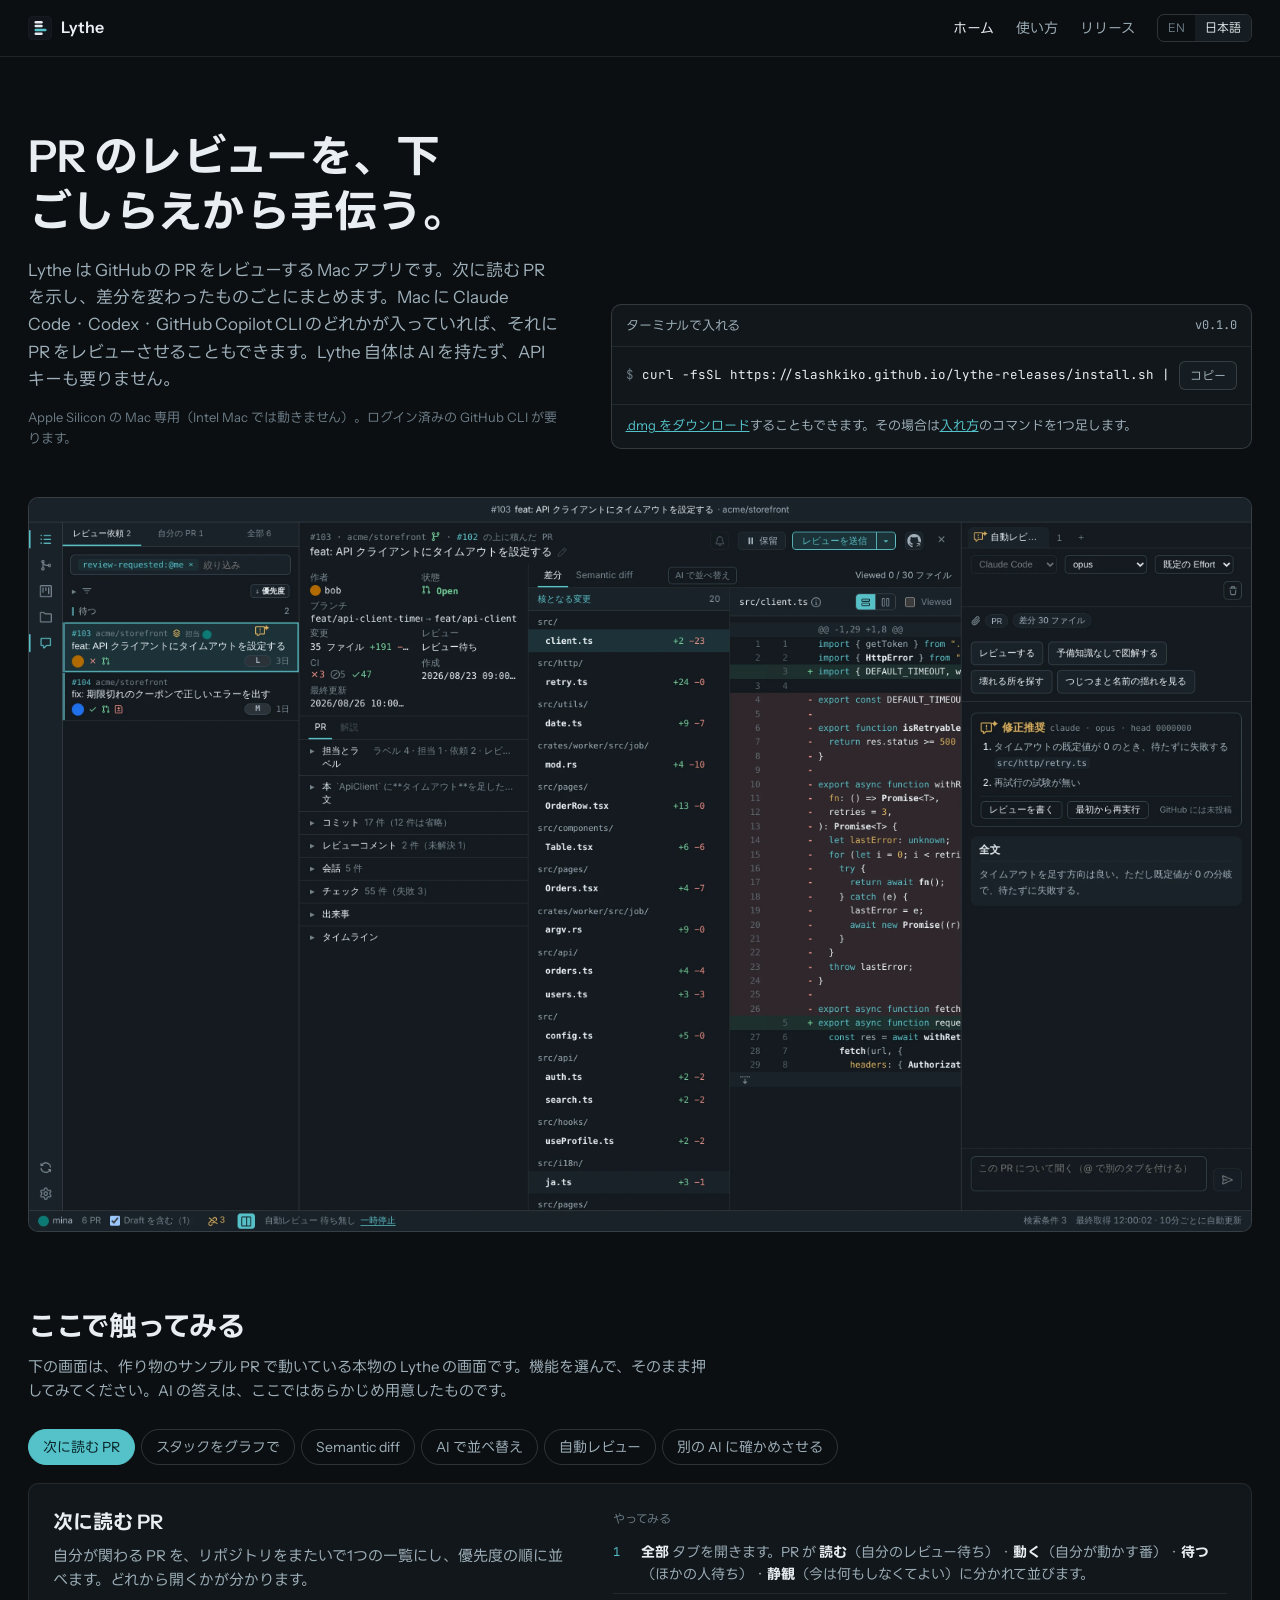
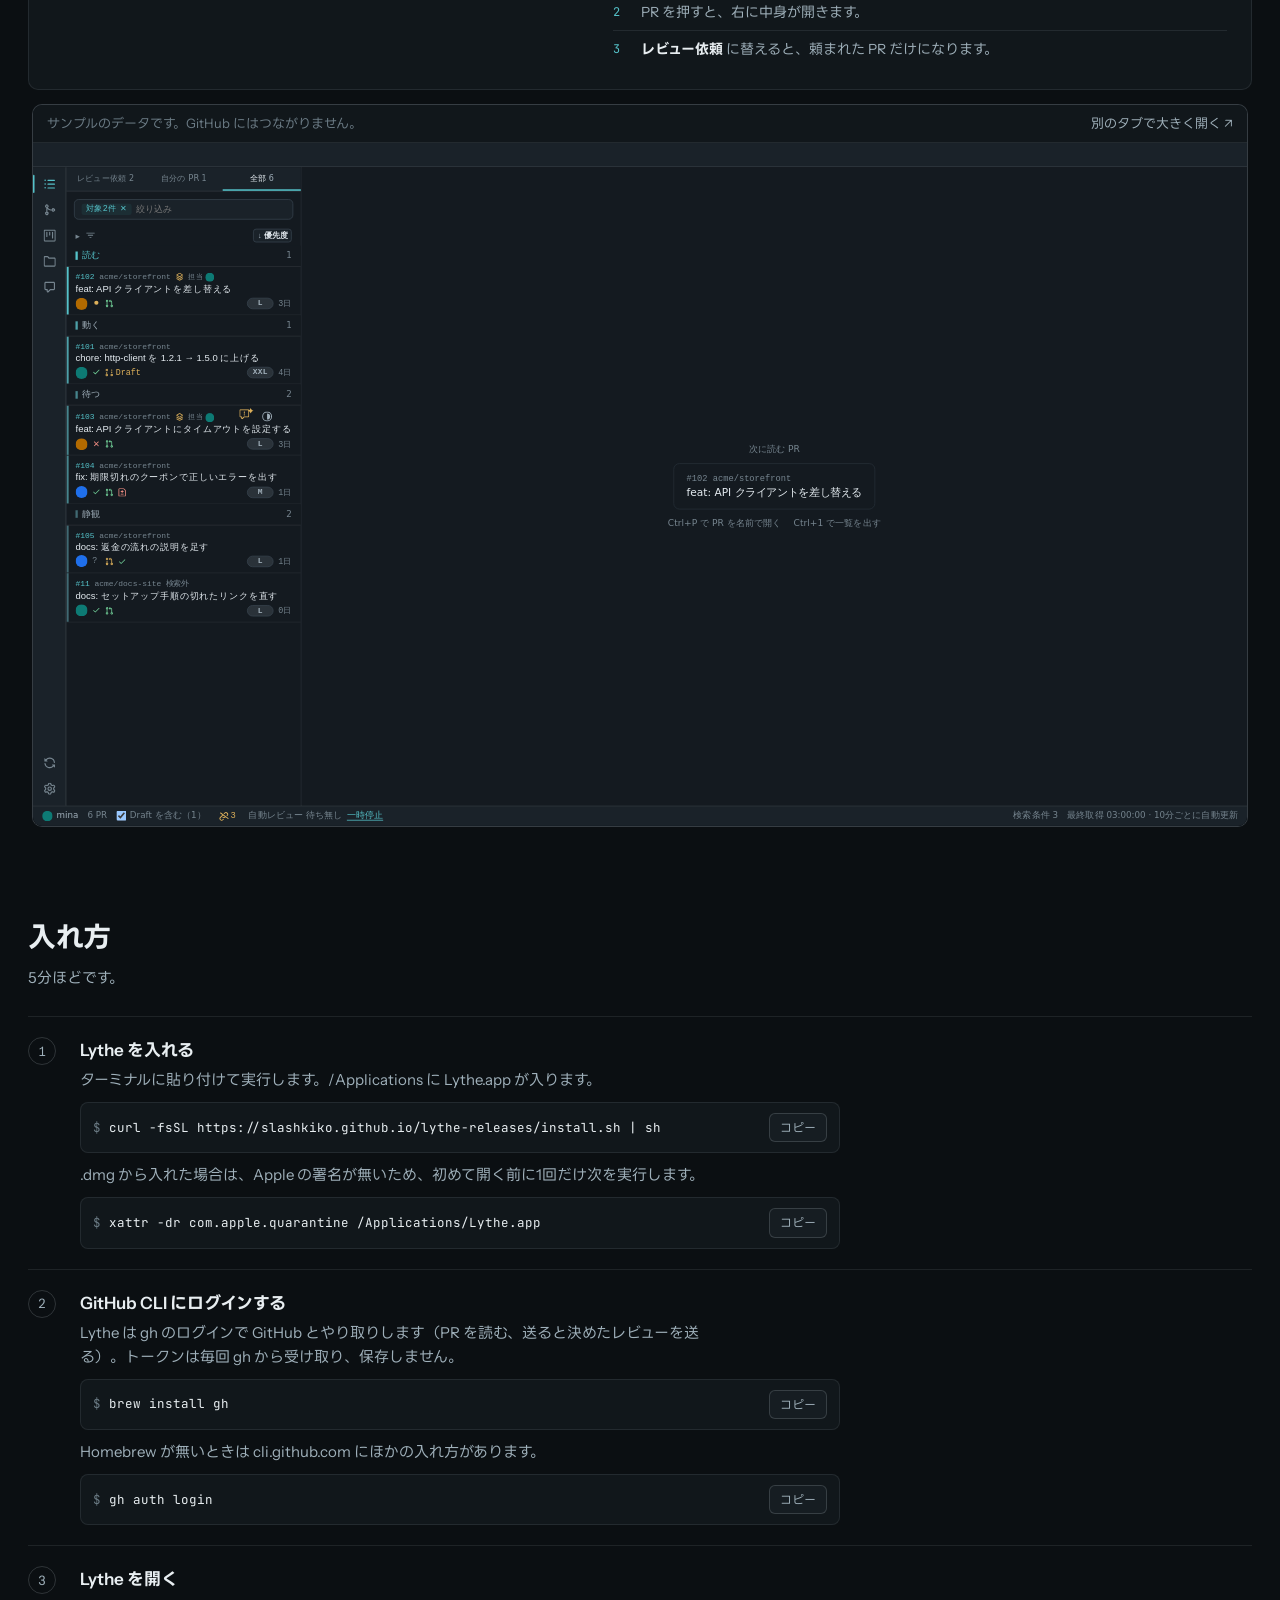
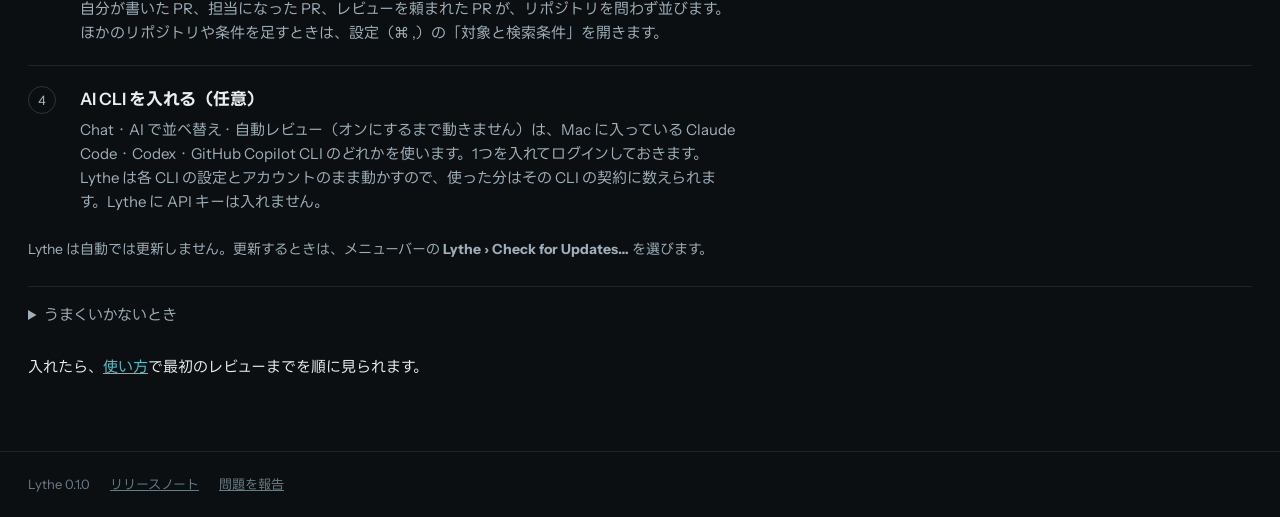
<file: docs/ja/index.html>
<!doctype html>
<html lang="ja">
<head>
<meta charset="utf-8">
<meta name="viewport" content="width=device-width, initial-scale=1">
<title>Lythe</title>
<meta name="description" content="Lythe は GitHub の PR をレビューする Mac アプリです。次に読む PR を示し、差分を変わったものごとにまとめます。Mac に Claude Code・Codex・GitHub Copilot CLI のどれかが入っていれば、それに PR をレビューさせることもできます。Lythe 自体は AI を持たず、API キーも要りません。">
<link rel="canonical" href="https://slashkiko.github.io/lythe-releases/ja/">
<link rel="alternate" hreflang="en" href="https://slashkiko.github.io/lythe-releases/">
<link rel="alternate" hreflang="ja" href="https://slashkiko.github.io/lythe-releases/ja/">
<meta property="og:title" content="Lythe">
<meta property="og:description" content="Lythe は GitHub の PR をレビューする Mac アプリです。次に読む PR を示し、差分を変わったものごとにまとめます。Mac に Claude Code・Codex・GitHub Copilot CLI のどれかが入っていれば、それに PR をレビューさせることもできます。Lythe 自体は AI を持たず、API キーも要りません。">
<meta property="og:image" content="https://slashkiko.github.io/lythe-releases/shots/ja/window.webp">
<link rel="icon" href="../favicon.svg" type="image/svg+xml">
<link rel="preconnect" href="https://fonts.googleapis.com"><link rel="preconnect" href="https://fonts.gstatic.com" crossorigin><link rel="stylesheet" href="https://fonts.googleapis.com/css2?family=Instrument+Sans:wght@400;500;600;700&family=JetBrains+Mono:wght@400;500&family=LINE+Seed+JP:wght@400;700&display=swap">
<link rel="stylesheet" href="../style.css">
</head>
<body>
<header class="snav"><div class="wrap">
  <a class="brand" href="../ja/"><svg viewBox="100 100 824 824" aria-hidden="true"><rect x="100" y="100" width="824" height="824" rx="185" fill="#12161c" stroke="#2a323b" stroke-width="12"/><g transform="translate(212 212) scale(9.375)"><g fill="#e4ebf0"><rect x="12" y="6.5" width="30" height="9" rx="4.5"/><rect x="12" y="20.5" width="30" height="9" rx="4.5"/><rect x="12" y="48.5" width="30" height="9" rx="4.5"/></g><rect x="12" y="34.5" width="44" height="9" rx="4.5" fill="#55c2c9"/></g></svg>Lythe</a>
  <div class="navr">
    <nav><a href="../ja/" class="on" aria-current="page">ホーム</a><a href="../ja/guide/">使い方</a><a href="https://github.com/slashkiko/lythe-releases/releases">リリース</a></nav>
    <div class="lang"><a href="../" hreflang="en">EN</a><a href="../ja/" hreflang="ja" aria-current="true">日本語</a></div>
  </div>
</div></header>
<main>
<div class="wrap">
  <div class="hero">
    <div>
      <h1>PR のレビューを、下ごしらえから手伝う。</h1>
      <p class="lead">Lythe は GitHub の PR をレビューする Mac アプリです。次に読む PR を示し、差分を変わったものごとにまとめます。Mac に Claude Code・Codex・GitHub Copilot CLI のどれかが入っていれば、それに PR をレビューさせることもできます。Lythe 自体は AI を持たず、API キーも要りません。</p>
      <p class="req">Apple Silicon の Mac 専用（Intel Mac では動きません）。ログイン済みの GitHub CLI が要ります。</p>
    </div>
    <div class="install">
      <div class="hd"><span>ターミナルで入れる</span><span class="mono" style="font-size:12px">v0.1.0</span></div>
      <div class="cmd"><code>curl -fsSL https://slashkiko.github.io/lythe-releases/install.sh | sh</code><button class="copy" type="button" data-copied="コピーしました">コピー</button></div>
      <div class="alt"><a href="https://github.com/slashkiko/lythe-releases/releases/latest">.dmg をダウンロード</a>することもできます。その場合は<a href="#install">入れ方</a>のコマンドを1つ足します。</div>
    </div>
  </div>
  <div class="shot hero-shot"><img src="../shots/ja/window.webp" alt="Lythe" width="1600" height="960"></div>
</div>
<section class="wrap feat" id="try">
  <h2>ここで触ってみる</h2>
  <p class="sub">下の画面は、作り物のサンプル PR で動いている本物の Lythe の画面です。機能を選んで、そのまま押してみてください。AI の答えは、ここではあらかじめ用意したものです。</p>
  <div class="try" data-lang="ja" data-up="../" data-narrow="画面写真を出しています。広い画面で開くと、ここでデモを操作できます。" data-fail="ここではデモを動かせなかったので、画面写真を出しています。">
    <div class="scenes" role="tablist"><button type="button" role="tab" id="sc-list" data-scene="list" aria-controls="try-panel" aria-selected="true">次に読む PR</button><button type="button" role="tab" id="sc-graph" data-scene="graph" aria-controls="try-panel" aria-selected="false" tabindex="-1">スタックをグラフで</button><button type="button" role="tab" id="sc-semantic" data-scene="semantic" aria-controls="try-panel" aria-selected="false" tabindex="-1">Semantic diff</button><button type="button" role="tab" id="sc-reorder" data-scene="reorder" aria-controls="try-panel" aria-selected="false" tabindex="-1">AI で並べ替え</button><button type="button" role="tab" id="sc-auto" data-scene="auto" aria-controls="try-panel" aria-selected="false" tabindex="-1">自動レビュー</button><button type="button" role="tab" id="sc-chat" data-scene="chat" aria-controls="try-panel" aria-selected="false" tabindex="-1">別の AI に確かめさせる</button></div>
    <div id="try-panel" role="tabpanel"><div class="tryp" data-panel="list"><div class="say"><h3>次に読む PR</h3><p>自分が関わる PR を、リポジトリをまたいで1つの一覧にし、優先度の順に並べます。どれから開くかが分かります。</p></div><div class="do"><span class="lab">やってみる</span><ol><li><span><b>全部</b> タブを開きます。PR が <b>読む</b>（自分のレビュー待ち）・<b>動く</b>（自分が動かす番）・<b>待つ</b>（ほかの人待ち）・<b>静観</b>（今は何もしなくてよい）に分かれて並びます。</span></li><li><span>PR を押すと、右に中身が開きます。</span></li><li><span><b>レビュー依頼</b> に替えると、頼まれた PR だけになります。</span></li></ol></div></div><div class="tryp" data-panel="graph" hidden><div class="say"><h3>スタックをグラフで</h3><p>ほかの PR のブランチを base にした PR（積み重なった PR）を1枚のグラフにします。これから読む PR の下に何があるかが見えます。</p></div><div class="do"><span class="lab">やってみる</span><ol><li><span><b>#102</b> を押します。その積み重なりが光り、ほかの PR は薄くなります。</span></li><li><span><b>関連 PR のみ</b> を外すと、ほかの PR が戻ります。</span></li><li><span>PR にポインタを重ねると、その優先度になった理由が出ます。</span></li></ol></div></div><div class="tryp" data-panel="semantic" hidden><div class="say"><h3>Semantic diff</h3><p>差分を関数や型ごとにまとめます。移しただけのコードは移動として出し、本当に変わった行だけを示します。AI ではなく構文の解析で行います。対象は TypeScript・Rust・Go・CSS と設定ファイル（JSON・YAML・TOML）で、それ以外はふつうの差分のままです。</p></div><div class="do"><span class="lab">やってみる</span><ol><li><span>右で <b>withRetry</b> を探します。別のファイルへ移ったうえで2行だけ変わっていて、その2行だけに色が付いています。</span></li><li><span>左の <b>Orders</b> を押すと、そのまとまりへ移ります。</span></li><li><span>上の <b>差分</b> に替えて、ふつうの差分と比べます。</span></li></ol></div></div><div class="tryp" data-panel="reorder" hidden><div class="say"><h3>AI で並べ替え</h3><p>大きな PR を AI CLI が振る舞いごとに切り分け、その順で差分を出します。まとまりごとに短い説明が付きます。</p></div><div class="do"><span class="lab">やってみる</span><ol><li><span><b>AI で並べ替え</b> を押します。ファイルが、読む順のまとまりに分かれます。</span></li><li><span>まとまりの横の <b>ⓘ</b> を押すと、何をなぜ変えたかが出ます。</span></li><li><span><b>元に戻す</b> で、並べ替える前と比べます。</span></li></ol><p class="donote">ここでは用意した答えが返ります。アプリでは、手元の AI CLI が分けます。</p></div></div><div class="tryp" data-panel="auto" hidden><div class="say"><h3>自動レビュー</h3><p>設定でオンにすると、Lythe を開いている間、レビューを頼まれた PR を手元の AI CLI が優先度の順にレビューします。push されるとやり直します。結果は Lythe の中にだけ残り、GitHub には投稿しません。</p></div><div class="do"><span class="lab">やってみる</span><ol><li><span><b>自動レビュー</b> タブに結果があります。判定と、その理由です。</span></li><li><span>下へ送ると、レビューの全文があります。</span></li><li><span>GitHub には何も投稿していません。送るかどうかは自分で決めます。</span></li></ol><p class="donote">このレビューは用意したものです。アプリでは、手元の AI CLI が書きます。</p></div></div><div class="tryp" data-panel="chat" hidden><div class="say"><h3>別の AI に確かめさせる</h3><p>1つの AI CLI に聞いた答えを、別の AI CLI に渡して確かめさせます。会話は同じ PR の中で別々のタブになります。</p></div><div class="do"><span class="lab">やってみる</span><ol><li><span>上のタブは別々の会話で、それぞれ別の AI CLI につながっています。</span></li><li><span>いま開いているのは3つ目のタブです。2つ目で Claude Code が出した答えを、Codex が確かめています。</span></li><li><span>質問を打って <b>⌘Enter</b> で送ります。</span></li></ol><p class="donote">ここでは用意した答えが返ります。アプリでは、選んだ CLI が PR を読んで答えます。</p></div></div></div>
    <div class="demo">
      <div class="demo-bar"><span class="demo-note">サンプルのデータです。GitHub にはつながりません。</span><a href="../demo/ja/" target="_blank" rel="noopener">別のタブで大きく開く ↗</a></div>
      <div class="demo-view"><img class="demo-still" src="../shots/ja/list.webp" alt=""></div>
    </div>
  </div>
</section>
<section class="wrap gs" id="install">
  <h2>入れ方</h2>
  <p class="sub">5分ほどです。</p>
  <ol class="steps"><li class="step"><span class="n">1</span><div><h3>Lythe を入れる</h3><p>ターミナルに貼り付けて実行します。/Applications に Lythe.app が入ります。</p><div class="term"><div class="cmd"><code>curl -fsSL https://slashkiko.github.io/lythe-releases/install.sh | sh</code><button class="copy" type="button" data-copied="コピーしました">コピー</button></div></div><p style="margin-top:10px">.dmg から入れた場合は、Apple の署名が無いため、初めて開く前に1回だけ次を実行します。</p><div class="term"><div class="cmd"><code>xattr -dr com.apple.quarantine /Applications/Lythe.app</code><button class="copy" type="button" data-copied="コピーしました">コピー</button></div></div></div></li><li class="step"><span class="n">2</span><div><h3>GitHub CLI にログインする</h3><p>Lythe は gh のログインで GitHub とやり取りします（PR を読む、送ると決めたレビューを送る）。トークンは毎回 gh から受け取り、保存しません。</p><div class="term"><div class="cmd"><code>brew install gh</code><button class="copy" type="button" data-copied="コピーしました">コピー</button></div></div><p style="margin-top:10px">Homebrew が無いときは cli.github.com にほかの入れ方があります。</p><div class="term"><div class="cmd"><code>gh auth login</code><button class="copy" type="button" data-copied="コピーしました">コピー</button></div></div></div></li><li class="step"><span class="n">3</span><div><h3>Lythe を開く</h3><p>自分が書いた PR、担当になった PR、レビューを頼まれた PR が、リポジトリを問わず並びます。ほかのリポジトリや条件を足すときは、設定（⌘ ,）の「対象と検索条件」を開きます。</p></div></li><li class="step"><span class="n">4</span><div><h3>AI CLI を入れる（任意）</h3><p>Chat・AI で並べ替え・自動レビュー（オンにするまで動きません）は、Mac に入っている Claude Code・Codex・GitHub Copilot CLI のどれかを使います。1つを入れてログインしておきます。Lythe は各 CLI の設定とアカウントのまま動かすので、使った分はその CLI の契約に数えられます。Lythe に API キーは入れません。</p></div></li></ol>
  <p style="margin-top:4px;color:var(--fg-2);font-size:14px">Lythe は自動では更新しません。更新するときは、メニューバーの <b>Lythe › Check for Updates…</b> を選びます。</p>
  <details class="trouble"><summary>うまくいかないとき</summary><dl><dt>「“Lythe”は壊れているため開けません」と出る</dt><dd>Apple の署名が無いアプリを macOS が止めています。<code>xattr -dr com.apple.quarantine /Applications/Lythe.app</code> を実行してから開き直します。</dd><dt>gh コマンドが見つからないと出る</dt><dd><code>brew install gh</code> で GitHub CLI を入れ、<code>gh auth login</code> を実行してから Lythe を開き直します。</dd><dt>一覧が空</dt><dd>条件に当てはまる、開いている（open の）PR がまだありません。設定の「対象と検索条件」にリポジトリを足します。</dd></dl></details>
  <p style="margin-top:28px">入れたら、<a href="guide/">使い方</a>で最初のレビューまでを順に見られます。</p>
</section></main>
<footer class="sfoot"><div class="wrap"><span>Lythe 0.1.0</span><a href="https://github.com/slashkiko/lythe-releases/releases">リリースノート</a><a href="https://github.com/slashkiko/lythe-releases/issues">問題を報告</a></div></footer>
<script src="../site.js" defer></script>
</body>
</html>
</file>
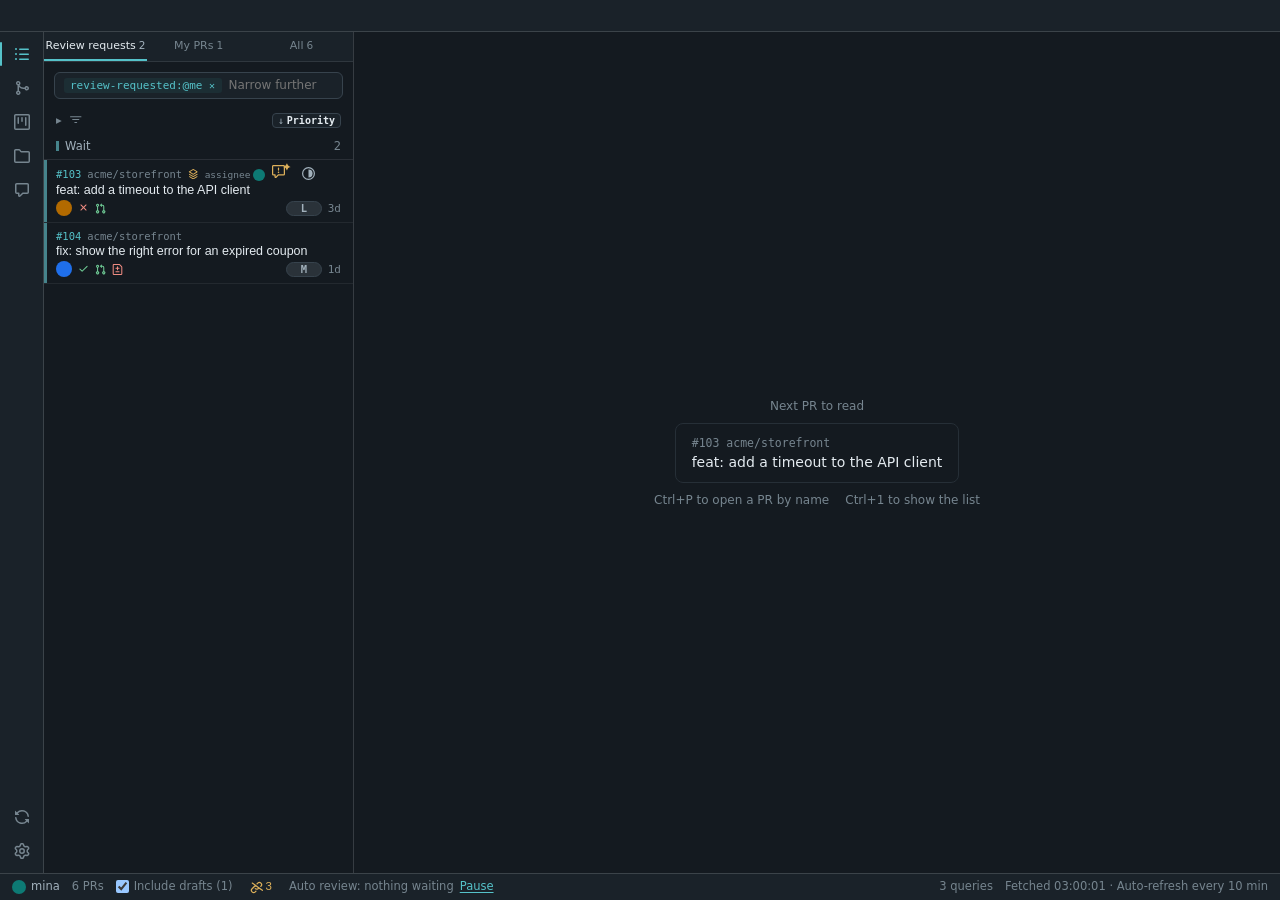
<file: docs/demo/en/index.html>
<!doctype html>
<html lang="en">
  <head>
    <meta charset="UTF-8" />
    <link rel="icon" type="image/svg+xml" href="../../favicon.svg" />
    <meta name="viewport" content="width=device-width, initial-scale=1.0" />
    <title>Lythe demo</title>
    <script src="../boot.js"></script>
    <script type="module" crossorigin src="./assets/index-C-v9ccaA.js"></script>
    <link rel="stylesheet" crossorigin href="./assets/index-76Bt-Etg.css">
  </head>

  <body>
    <div id="root"></div>
  </body>
</html>
</file>
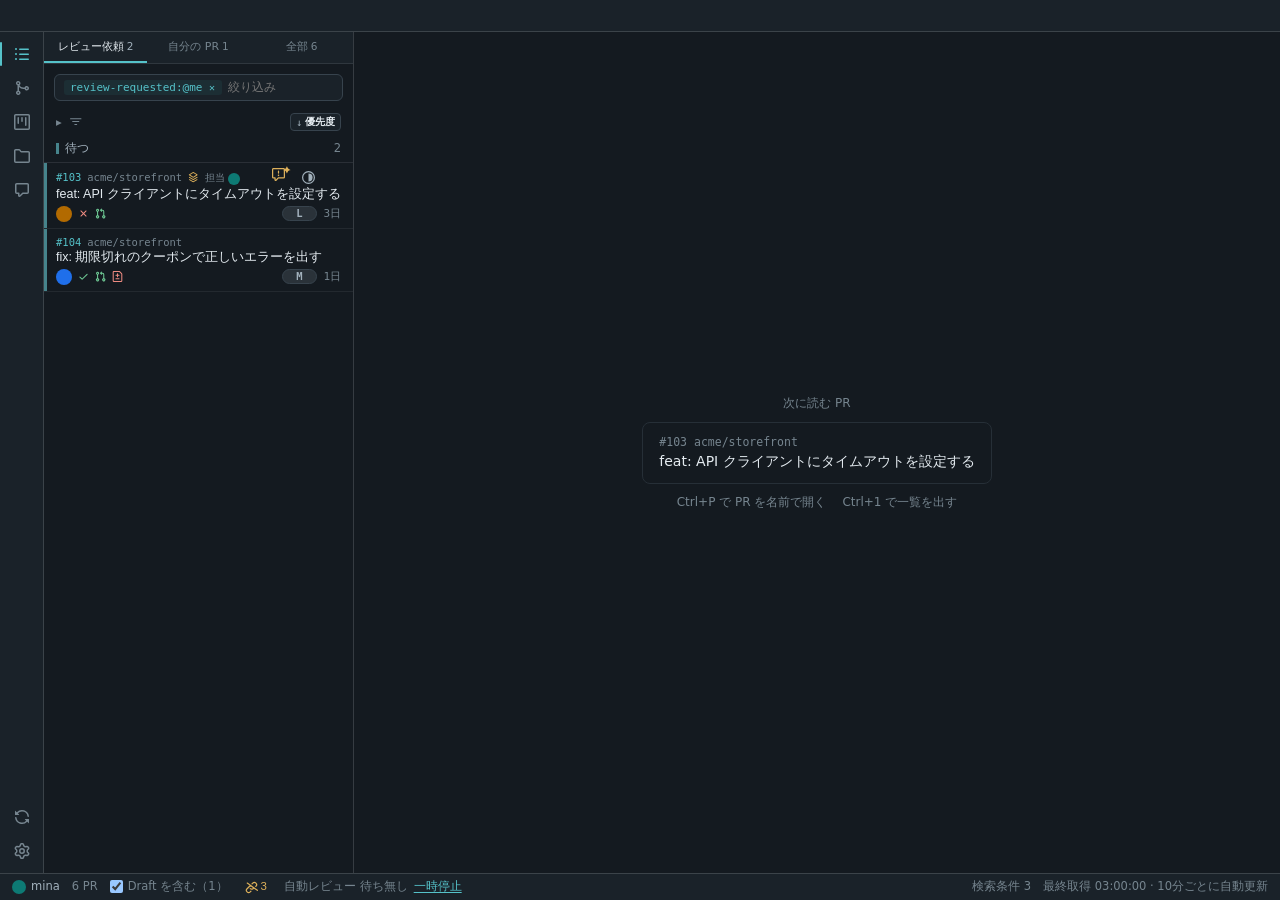
<file: docs/demo/ja/index.html>
<!doctype html>
<html lang="en">
  <head>
    <meta charset="UTF-8" />
    <link rel="icon" type="image/svg+xml" href="../../favicon.svg" />
    <meta name="viewport" content="width=device-width, initial-scale=1.0" />
    <title>Lythe demo</title>
    <script src="../boot.js"></script>
    <script type="module" crossorigin src="./assets/index-CwGYR6Xc.js"></script>
    <link rel="stylesheet" crossorigin href="./assets/index-76Bt-Etg.css">
  </head>

  <body>
    <div id="root"></div>
  </body>
</html>
</file>
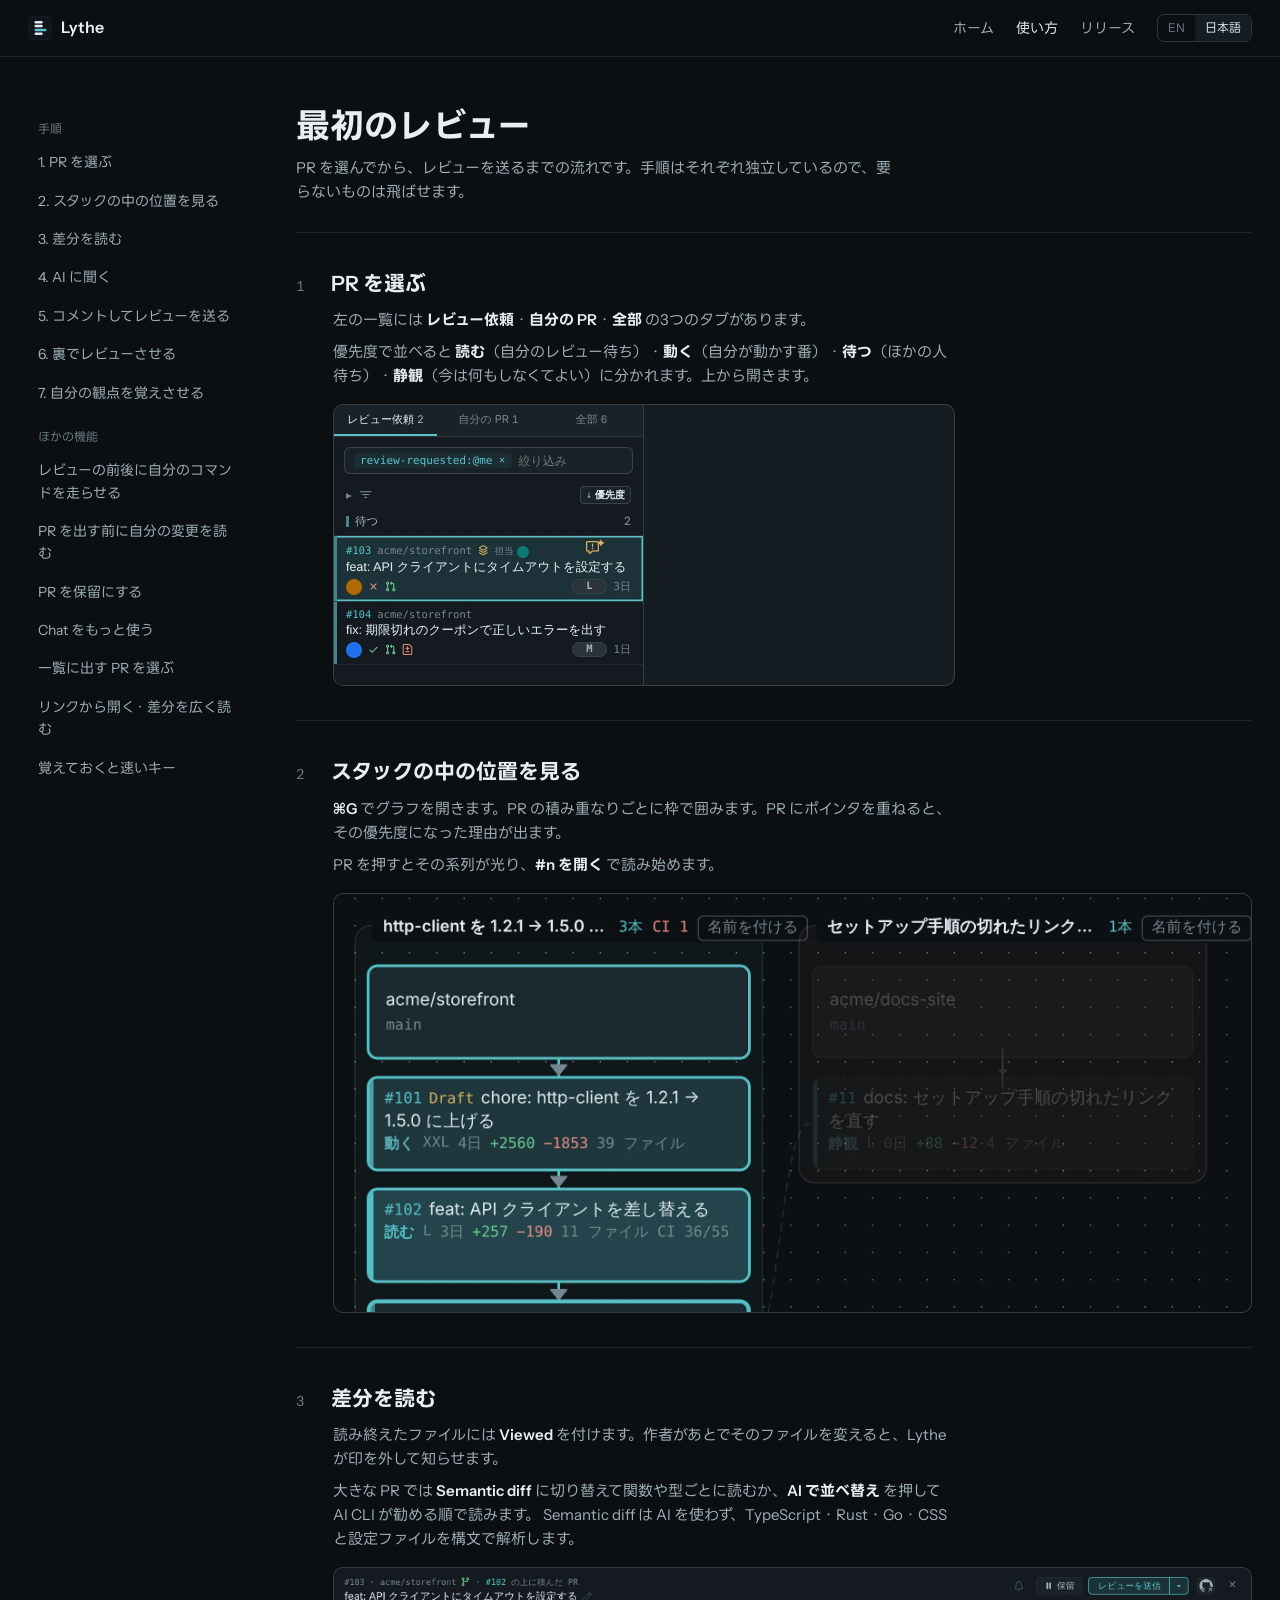
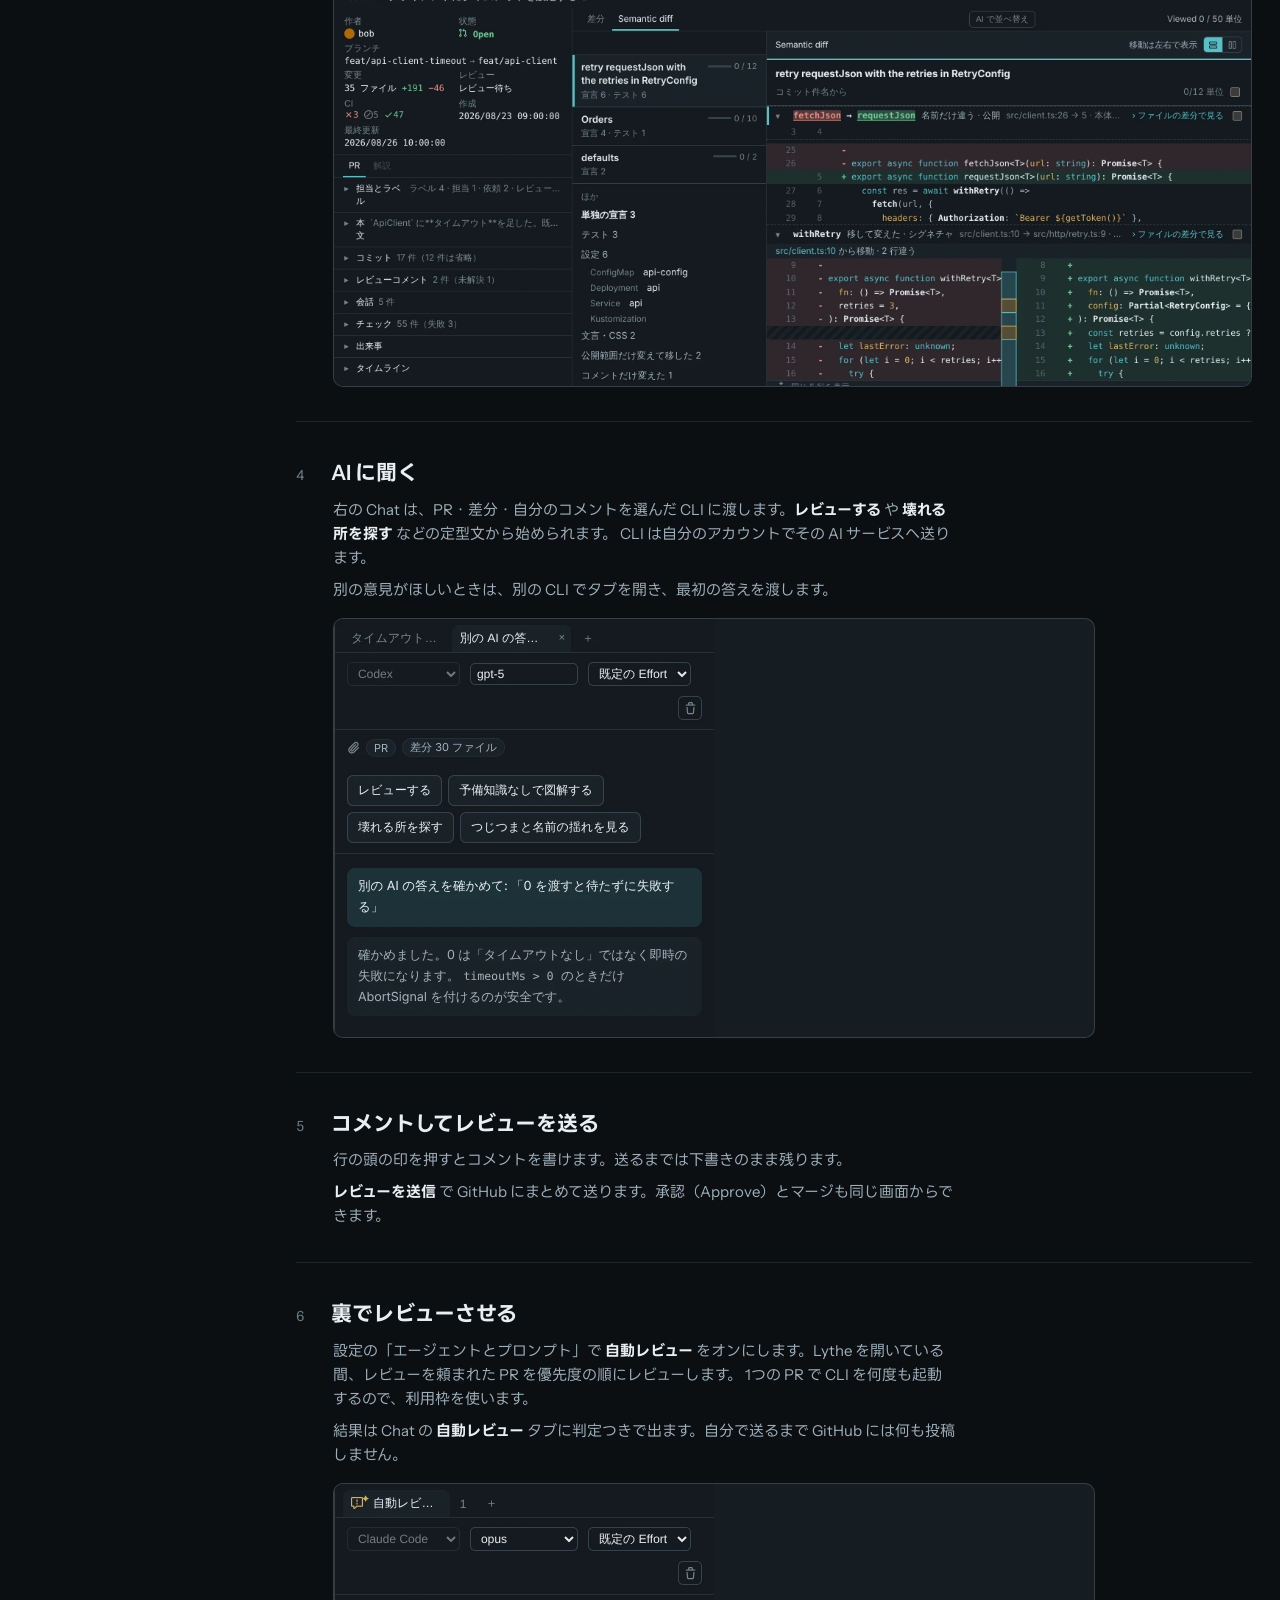
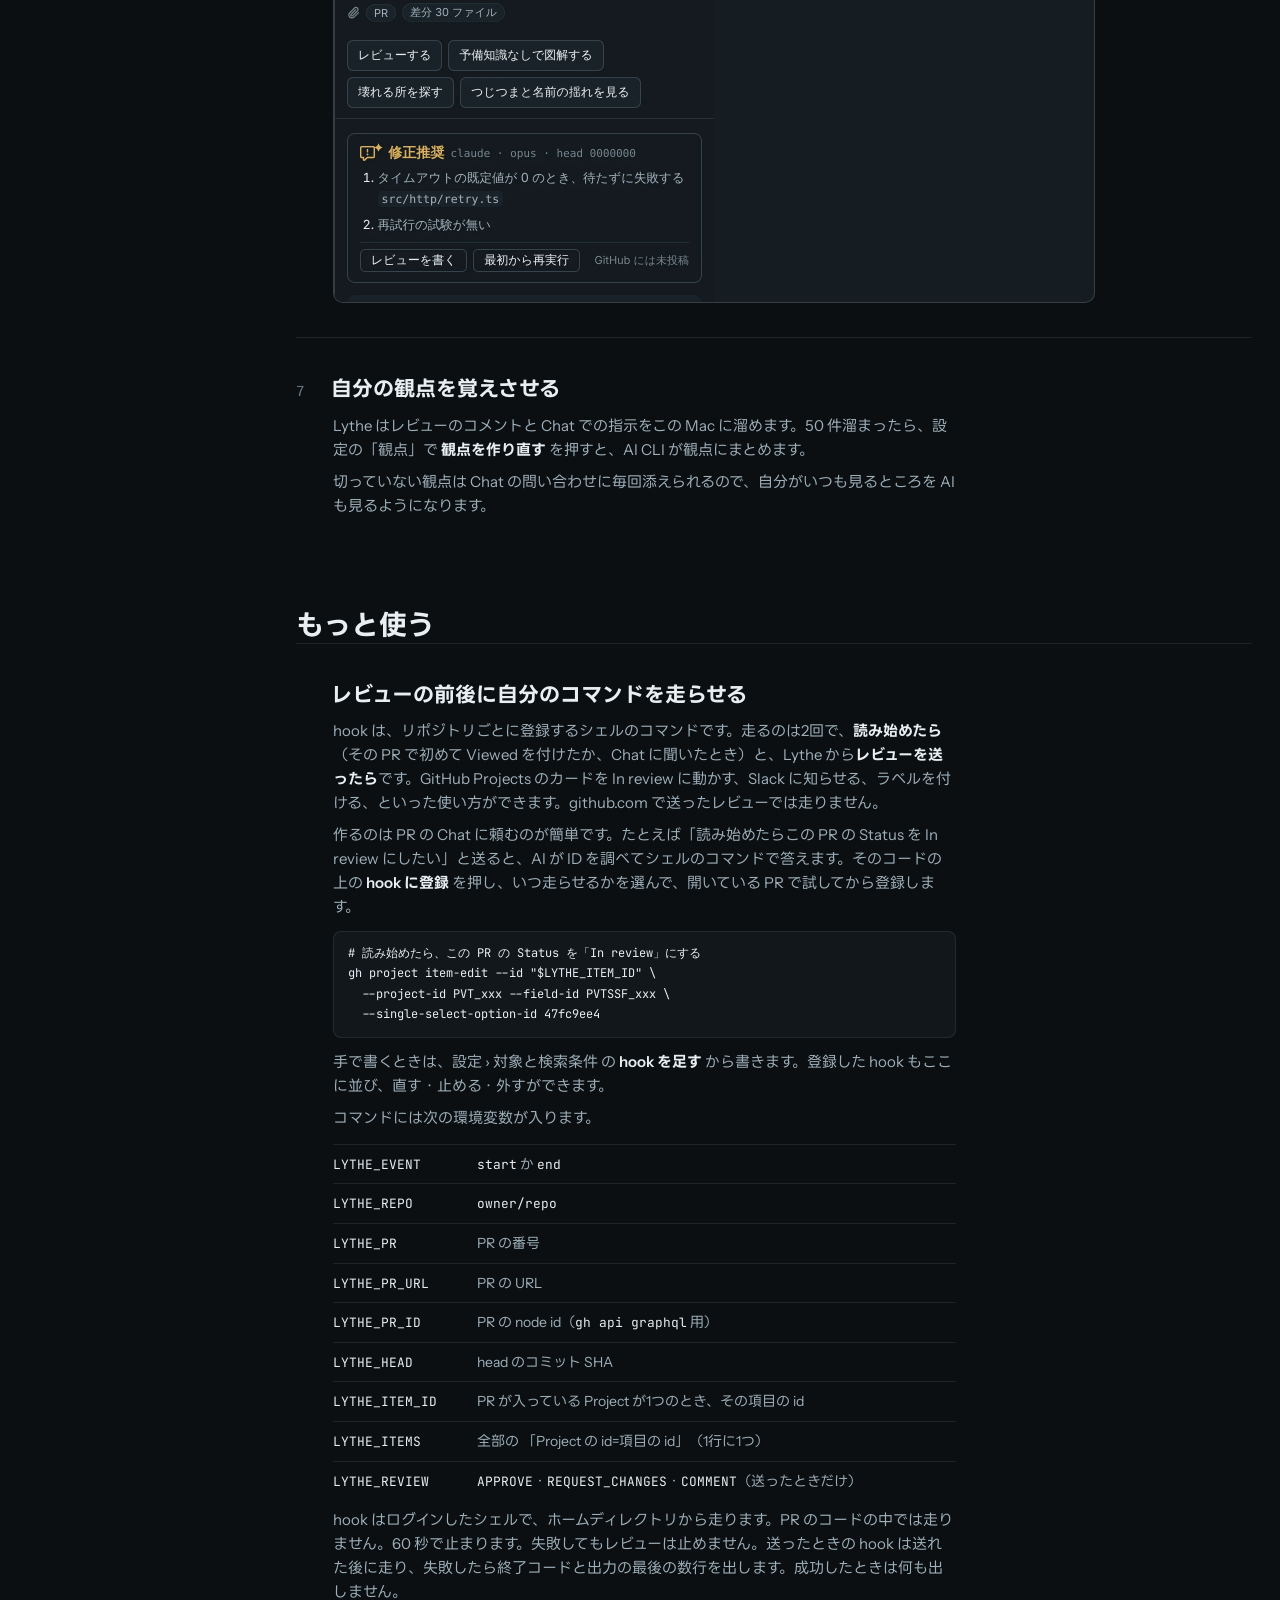
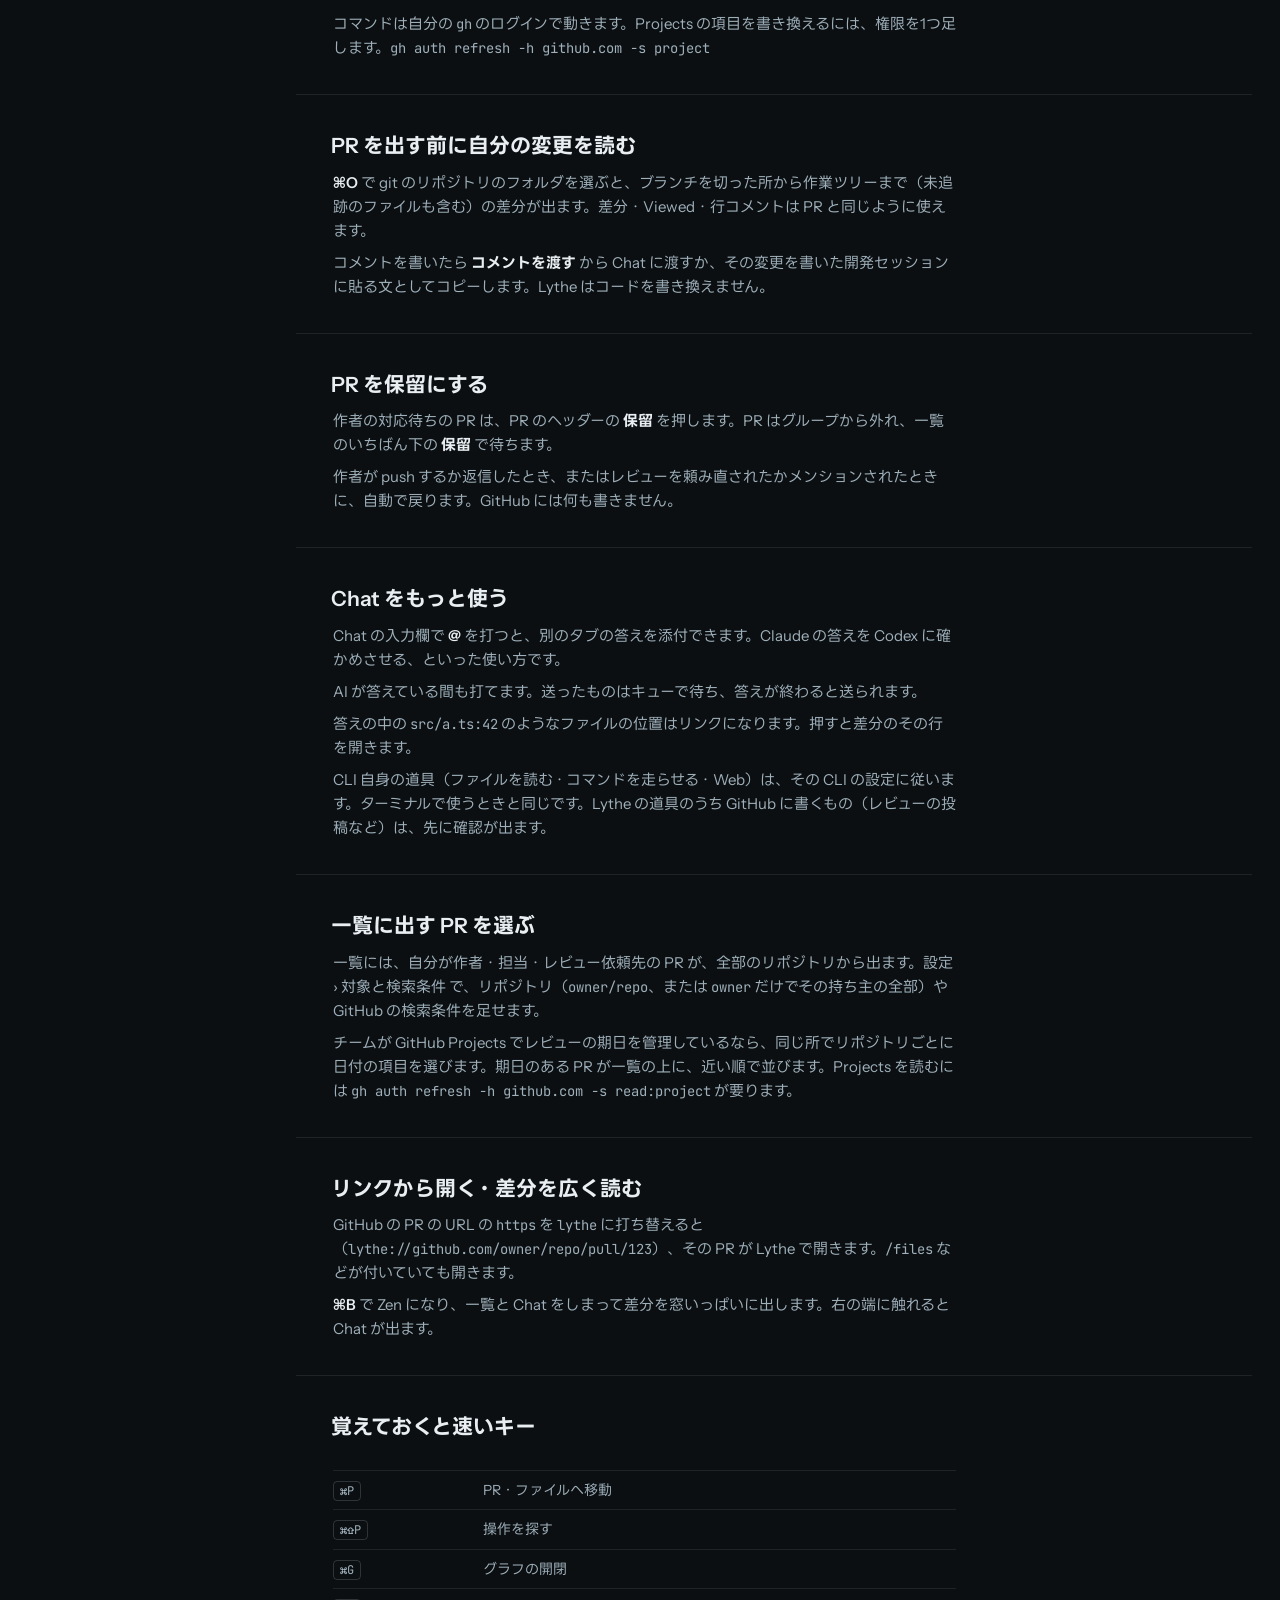
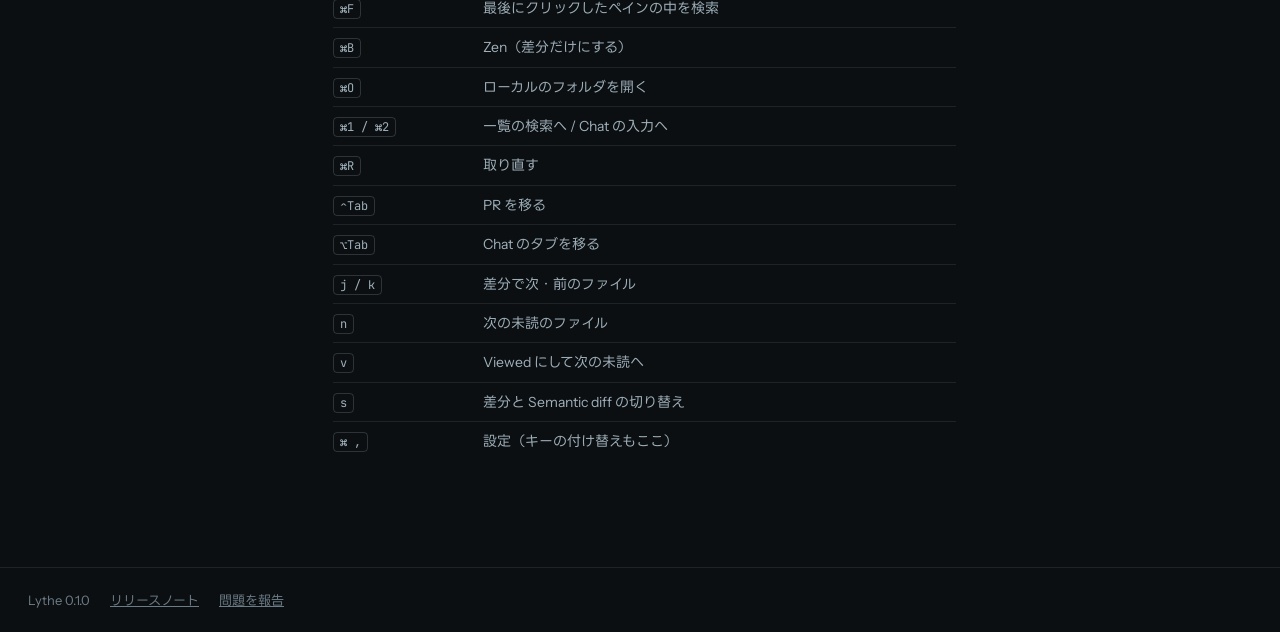
<file: docs/ja/guide/index.html>
<!doctype html>
<html lang="ja">
<head>
<meta charset="utf-8">
<meta name="viewport" content="width=device-width, initial-scale=1">
<title>最初のレビュー · Lythe</title>
<meta name="description" content="PR を選んでから、レビューを送るまでの流れです。手順はそれぞれ独立しているので、要らないものは飛ばせます。">
<link rel="canonical" href="https://slashkiko.github.io/lythe-releases/ja/guide/">
<link rel="alternate" hreflang="en" href="https://slashkiko.github.io/lythe-releases/guide/">
<link rel="alternate" hreflang="ja" href="https://slashkiko.github.io/lythe-releases/ja/guide/">
<meta property="og:title" content="最初のレビュー · Lythe">
<meta property="og:description" content="PR を選んでから、レビューを送るまでの流れです。手順はそれぞれ独立しているので、要らないものは飛ばせます。">
<meta property="og:image" content="https://slashkiko.github.io/lythe-releases/shots/ja/window.webp">
<link rel="icon" href="../../favicon.svg" type="image/svg+xml">
<link rel="preconnect" href="https://fonts.googleapis.com"><link rel="preconnect" href="https://fonts.gstatic.com" crossorigin><link rel="stylesheet" href="https://fonts.googleapis.com/css2?family=Instrument+Sans:wght@400;500;600;700&family=JetBrains+Mono:wght@400;500&family=LINE+Seed+JP:wght@400;700&display=swap">
<link rel="stylesheet" href="../../style.css">
</head>
<body>
<header class="snav"><div class="wrap">
  <a class="brand" href="../../ja/"><svg viewBox="100 100 824 824" aria-hidden="true"><rect x="100" y="100" width="824" height="824" rx="185" fill="#12161c" stroke="#2a323b" stroke-width="12"/><g transform="translate(212 212) scale(9.375)"><g fill="#e4ebf0"><rect x="12" y="6.5" width="30" height="9" rx="4.5"/><rect x="12" y="20.5" width="30" height="9" rx="4.5"/><rect x="12" y="48.5" width="30" height="9" rx="4.5"/></g><rect x="12" y="34.5" width="44" height="9" rx="4.5" fill="#55c2c9"/></g></svg>Lythe</a>
  <div class="navr">
    <nav><a href="../../ja/">ホーム</a><a href="../../ja/guide/" class="on" aria-current="page">使い方</a><a href="https://github.com/slashkiko/lythe-releases/releases">リリース</a></nav>
    <div class="lang"><a href="../../guide/" hreflang="en">EN</a><a href="../../ja/guide/" hreflang="ja" aria-current="true">日本語</a></div>
  </div>
</div></header>
<main>
<div class="wrap guide">
  <nav class="side"><span class="lab">手順</span><a href="#g1">1. PR を選ぶ</a><a href="#g2">2. スタックの中の位置を見る</a><a href="#g3">3. 差分を読む</a><a href="#g4">4. AI に聞く</a><a href="#g5">5. コメントしてレビューを送る</a><a href="#g6">6. 裏でレビューさせる</a><a href="#g7">7. 自分の観点を覚えさせる</a><span class="lab">ほかの機能</span><a href="#hooks">レビューの前後に自分のコマンドを走らせる</a><a href="#local">PR を出す前に自分の変更を読む</a><a href="#hold">PR を保留にする</a><a href="#chat">Chat をもっと使う</a><a href="#searches">一覧に出す PR を選ぶ</a><a href="#links">リンクから開く・差分を広く読む</a><a href="#keys">覚えておくと速いキー</a></nav>
  <div>
    <h1>最初のレビュー</h1>
    <p class="intro">PR を選んでから、レビューを送るまでの流れです。手順はそれぞれ独立しているので、要らないものは飛ばせます。</p>
    <section class="gstep" id="g1"><div class="hd"><span class="num">1</span><h2>PR を選ぶ</h2></div><div class="txt"><p>左の一覧には <b>レビュー依頼</b>・<b>自分の PR</b>・<b>全部</b> の3つのタブがあります。</p><p>優先度で並べると <b>読む</b>（自分のレビュー待ち）・<b>動く</b>（自分が動かす番）・<b>待つ</b>（ほかの人待ち）・<b>静観</b>（今は何もしなくてよい）に分かれます。上から開きます。</p></div><div class="shot"><img src="../../shots/ja/list.webp" alt="PR を選ぶ" loading="lazy" data-fit></div></section><section class="gstep" id="g2"><div class="hd"><span class="num">2</span><h2>スタックの中の位置を見る</h2></div><div class="txt"><p><b>⌘G</b> でグラフを開きます。PR の積み重なりごとに枠で囲みます。PR にポインタを重ねると、その優先度になった理由が出ます。</p><p>PR を押すとその系列が光り、<b>#n を開く</b> で読み始めます。</p></div><div class="shot"><img src="../../shots/ja/graph.webp" alt="スタックの中の位置を見る" loading="lazy" data-fit></div></section><section class="gstep" id="g3"><div class="hd"><span class="num">3</span><h2>差分を読む</h2></div><div class="txt"><p>読み終えたファイルには <b>Viewed</b> を付けます。作者があとでそのファイルを変えると、Lythe が印を外して知らせます。</p><p>大きな PR では <b>Semantic diff</b> に切り替えて関数や型ごとに読むか、<b>AI で並べ替え</b> を押して AI CLI が勧める順で読みます。 Semantic diff は AI を使わず、TypeScript・Rust・Go・CSS と設定ファイルを構文で解析します。</p></div><div class="shot"><img src="../../shots/ja/semantic.webp" alt="差分を読む" loading="lazy" data-fit></div></section><section class="gstep" id="g4"><div class="hd"><span class="num">4</span><h2>AI に聞く</h2></div><div class="txt"><p>右の Chat は、PR・差分・自分のコメントを選んだ CLI に渡します。<b>レビューする</b> や <b>壊れる所を探す</b> などの定型文から始められます。 CLI は自分のアカウントでその AI サービスへ送ります。</p><p>別の意見がほしいときは、別の CLI でタブを開き、最初の答えを渡します。</p></div><div class="shot"><img src="../../shots/ja/chat.webp" alt="AI に聞く" loading="lazy" data-fit></div></section><section class="gstep" id="g5"><div class="hd"><span class="num">5</span><h2>コメントしてレビューを送る</h2></div><div class="txt"><p>行の頭の印を押すとコメントを書けます。送るまでは下書きのまま残ります。</p><p><b>レビューを送信</b> で GitHub にまとめて送ります。承認（Approve）とマージも同じ画面からできます。</p></div></section><section class="gstep" id="g6"><div class="hd"><span class="num">6</span><h2>裏でレビューさせる</h2></div><div class="txt"><p>設定の「エージェントとプロンプト」で <b>自動レビュー</b> をオンにします。Lythe を開いている間、レビューを頼まれた PR を優先度の順にレビューします。 1つの PR で CLI を何度も起動するので、利用枠を使います。</p><p>結果は Chat の <b>自動レビュー</b> タブに判定つきで出ます。自分で送るまで GitHub には何も投稿しません。</p></div><div class="shot"><img src="../../shots/ja/auto.webp" alt="裏でレビューさせる" loading="lazy" data-fit></div></section><section class="gstep" id="g7"><div class="hd"><span class="num">7</span><h2>自分の観点を覚えさせる</h2></div><div class="txt"><p>Lythe はレビューのコメントと Chat での指示をこの Mac に溜めます。50 件溜まったら、設定の「観点」で <b>観点を作り直す</b> を押すと、AI CLI が観点にまとめます。</p><p>切っていない観点は Chat の問い合わせに毎回添えられるので、自分がいつも見るところを AI も見るようになります。</p></div></section>
    <h1 class="moreh">もっと使う</h1>
    <section class="gstep more" id="hooks"><div class="hd"><span class="num"></span><h2>レビューの前後に自分のコマンドを走らせる</h2></div><div class="txt"><p>hook は、リポジトリごとに登録するシェルのコマンドです。走るのは2回で、<b>読み始めたら</b>（その PR で初めて Viewed を付けたか、Chat に聞いたとき）と、Lythe から<b>レビューを送ったら</b>です。GitHub Projects のカードを In review に動かす、Slack に知らせる、ラベルを付ける、といった使い方ができます。github.com で送ったレビューでは走りません。</p><p>作るのは PR の Chat に頼むのが簡単です。たとえば「読み始めたらこの PR の Status を In review にしたい」と送ると、AI が ID を調べてシェルのコマンドで答えます。そのコードの上の <b>hook に登録</b> を押し、いつ走らせるかを選んで、開いている PR で試してから登録します。</p><pre><code># 読み始めたら、この PR の Status を「In review」にする
gh project item-edit --id "$LYTHE_ITEM_ID" \
  --project-id PVT_xxx --field-id PVTSSF_xxx \
  --single-select-option-id 47fc9ee4</code></pre><p>手で書くときは、設定 › 対象と検索条件 の <b>hook を足す</b> から書きます。登録した hook もここに並び、直す・止める・外すができます。</p><p>コマンドには次の環境変数が入ります。</p><table class="keys"><tr><td><code>LYTHE_EVENT</code></td><td><code>start</code> か <code>end</code></td></tr><tr><td><code>LYTHE_REPO</code></td><td><code>owner/repo</code></td></tr><tr><td><code>LYTHE_PR</code></td><td>PR の番号</td></tr><tr><td><code>LYTHE_PR_URL</code></td><td>PR の URL</td></tr><tr><td><code>LYTHE_PR_ID</code></td><td>PR の node id（<code>gh api graphql</code> 用）</td></tr><tr><td><code>LYTHE_HEAD</code></td><td>head のコミット SHA</td></tr><tr><td><code>LYTHE_ITEM_ID</code></td><td>PR が入っている Project が1つのとき、その項目の id</td></tr><tr><td><code>LYTHE_ITEMS</code></td><td>全部の 「Project の id=項目の id」（1行に1つ）</td></tr><tr><td><code>LYTHE_REVIEW</code></td><td><code>APPROVE</code>・<code>REQUEST_CHANGES</code>・<code>COMMENT</code>（送ったときだけ）</td></tr></table><p>hook はログインしたシェルで、ホームディレクトリから走ります。PR のコードの中では走りません。60 秒で止まります。失敗してもレビューは止めません。送ったときの hook は送れた後に走り、失敗したら終了コードと出力の最後の数行を出します。成功したときは何も出しません。</p><p>コマンドは自分の <code>gh</code> のログインで動きます。Projects の項目を書き換えるには、権限を1つ足します。<code>gh auth refresh -h github.com -s project</code></p></div></section><section class="gstep more" id="local"><div class="hd"><span class="num"></span><h2>PR を出す前に自分の変更を読む</h2></div><div class="txt"><p><b>⌘O</b> で git のリポジトリのフォルダを選ぶと、ブランチを切った所から作業ツリーまで（未追跡のファイルも含む）の差分が出ます。差分・Viewed・行コメントは PR と同じように使えます。</p><p>コメントを書いたら <b>コメントを渡す</b> から Chat に渡すか、その変更を書いた開発セッションに貼る文としてコピーします。Lythe はコードを書き換えません。</p></div></section><section class="gstep more" id="hold"><div class="hd"><span class="num"></span><h2>PR を保留にする</h2></div><div class="txt"><p>作者の対応待ちの PR は、PR のヘッダーの <b>保留</b> を押します。PR はグループから外れ、一覧のいちばん下の <b>保留</b> で待ちます。</p><p>作者が push するか返信したとき、またはレビューを頼み直されたかメンションされたときに、自動で戻ります。GitHub には何も書きません。</p></div></section><section class="gstep more" id="chat"><div class="hd"><span class="num"></span><h2>Chat をもっと使う</h2></div><div class="txt"><p>Chat の入力欄で <b>@</b> を打つと、別のタブの答えを添付できます。Claude の答えを Codex に確かめさせる、といった使い方です。</p><p>AI が答えている間も打てます。送ったものはキューで待ち、答えが終わると送られます。</p><p>答えの中の <code>src/a.ts:42</code> のようなファイルの位置はリンクになります。押すと差分のその行を開きます。</p><p>CLI 自身の道具（ファイルを読む・コマンドを走らせる・Web）は、その CLI の設定に従います。ターミナルで使うときと同じです。Lythe の道具のうち GitHub に書くもの（レビューの投稿など）は、先に確認が出ます。</p></div></section><section class="gstep more" id="searches"><div class="hd"><span class="num"></span><h2>一覧に出す PR を選ぶ</h2></div><div class="txt"><p>一覧には、自分が作者・担当・レビュー依頼先の PR が、全部のリポジトリから出ます。設定 › 対象と検索条件 で、リポジトリ（<code>owner/repo</code>、または <code>owner</code> だけでその持ち主の全部）や GitHub の検索条件を足せます。</p><p>チームが GitHub Projects でレビューの期日を管理しているなら、同じ所でリポジトリごとに日付の項目を選びます。期日のある PR が一覧の上に、近い順で並びます。Projects を読むには <code>gh auth refresh -h github.com -s read:project</code> が要ります。</p></div></section><section class="gstep more" id="links"><div class="hd"><span class="num"></span><h2>リンクから開く・差分を広く読む</h2></div><div class="txt"><p>GitHub の PR の URL の <code>https</code> を <code>lythe</code> に打ち替えると（<code>lythe://github.com/owner/repo/pull/123</code>）、その PR が Lythe で開きます。<code>/files</code> などが付いていても開きます。</p><p><b>⌘B</b> で Zen になり、一覧と Chat をしまって差分を窓いっぱいに出します。右の端に触れると Chat が出ます。</p></div></section>
    <section class="gstep" id="keys"><div class="hd"><span class="num"></span><h2>覚えておくと速いキー</h2></div>
      <div class="txt"><table class="keys"><tr><td><kbd>⌘P</kbd></td><td>PR・ファイルへ移動</td></tr><tr><td><kbd>⌘⇧P</kbd></td><td>操作を探す</td></tr><tr><td><kbd>⌘G</kbd></td><td>グラフの開閉</td></tr><tr><td><kbd>⌘F</kbd></td><td>最後にクリックしたペインの中を検索</td></tr><tr><td><kbd>⌘B</kbd></td><td>Zen（差分だけにする）</td></tr><tr><td><kbd>⌘O</kbd></td><td>ローカルのフォルダを開く</td></tr><tr><td><kbd>⌘1 / ⌘2</kbd></td><td>一覧の検索へ / Chat の入力へ</td></tr><tr><td><kbd>⌘R</kbd></td><td>取り直す</td></tr><tr><td><kbd>⌃Tab</kbd></td><td>PR を移る</td></tr><tr><td><kbd>⌥Tab</kbd></td><td>Chat のタブを移る</td></tr><tr><td><kbd>j / k</kbd></td><td>差分で次・前のファイル</td></tr><tr><td><kbd>n</kbd></td><td>次の未読のファイル</td></tr><tr><td><kbd>v</kbd></td><td>Viewed にして次の未読へ</td></tr><tr><td><kbd>s</kbd></td><td>差分と Semantic diff の切り替え</td></tr><tr><td><kbd>⌘ ,</kbd></td><td>設定（キーの付け替えもここ）</td></tr></table></div></section>
  </div>
</div></main>
<footer class="sfoot"><div class="wrap"><span>Lythe 0.1.0</span><a href="https://github.com/slashkiko/lythe-releases/releases">リリースノート</a><a href="https://github.com/slashkiko/lythe-releases/issues">問題を報告</a></div></footer>
<script src="../../site.js" defer></script>
</body>
</html>
</file>
<file: docs/style.css>
/* Layout: left-aligned, one dark look from the app's own palette (ink + teal). */
:root {
  color-scheme: dark;
  --bg: #0b0f12;
  --panel: #11171b;
  --panel-2: #161d22;
  --fg: #e8eef1;
  --fg-2: #9fb0ba;
  --fg-3: #6c7c86;
  --line: rgba(220, 232, 238, .09);
  --line-2: rgba(220, 232, 238, .17);
  --accent: #55c2c9;
  --accent-ink: #062124;
  --warn: #e3b35b;
  --chrome: #1b2328;
  --display: "Instrument Sans", "LINE Seed JP", "Hiragino Sans", system-ui, sans-serif;
  --body: "Instrument Sans", "LINE Seed JP", "Hiragino Sans", system-ui, sans-serif;
  --mono: "JetBrains Mono", ui-monospace, "SF Mono", Menlo, monospace;
}
* { box-sizing: border-box; }
body { margin: 0; background: var(--bg); color: var(--fg); font-family: var(--body); font-size: 15px; line-height: 1.6; -webkit-font-smoothing: antialiased; }
h1, h2, h3, p, ul, ol { margin: 0; }
ul, ol { padding: 0; list-style: none; }
a { color: inherit; }
button { font: inherit; color: inherit; }
:focus-visible { outline: 2px solid var(--accent); outline-offset: 2px; border-radius: 4px; }
code, .mono { font-family: var(--mono); }
.gut { padding-left: max(16px, env(safe-area-inset-left, 0px)); padding-right: max(16px, env(safe-area-inset-right, 0px)); }

/* site */
:root { --w: 1280px; }
.wrap { max-width: var(--w); margin: 0 auto; padding-left: 28px; padding-right: 28px; }
.snav { border-bottom: 1px solid var(--line); }
.snav .wrap { display: flex; align-items: center; justify-content: space-between; height: 56px; gap: 16px; }
.brand { display: flex; align-items: center; gap: 9px; font-weight: 600; font-size: 16px; }
.brand svg { width: 24px; height: 24px; }
.snav nav { display: flex; gap: 22px; font-size: 14px; color: var(--fg-2); }
.snav nav a { text-decoration: none; cursor: pointer; }
.snav nav a:hover, .snav nav a.on { color: var(--fg); }

.hero { padding-block: 72px 40px; display: grid; grid-template-columns: minmax(0, 1fr) minmax(0, 1.2fr); gap: 48px; align-items: end; }
.hero h1 { font-family: var(--display); font-weight: 600; font-size: clamp(34px, 4.6vw, 54px); line-height: 1.08; letter-spacing: -.02em; text-wrap: balance; }
.hero .lead { margin-top: 18px; color: var(--fg-2); font-size: 17px; max-width: 34em; }
.req { margin-top: 14px; font-size: 13px; color: var(--fg-3); }

.install { border: 1px solid var(--line-2); border-radius: 10px; background: var(--panel); overflow: hidden; }
.install .hd { display: flex; justify-content: space-between; align-items: center; padding: 10px 14px; font-size: 13px; color: var(--fg-2); border-bottom: 1px solid var(--line); }
.cmd { display: flex; align-items: center; gap: 10px; padding: 14px; }
.cmd code { flex: 1; min-width: 0; font-size: 12.5px; overflow-x: auto; white-space: nowrap; color: var(--fg); }
.cmd code::before { content: "$ "; color: var(--fg-3); }
.copy { flex: none; border: 1px solid var(--line-2); background: var(--panel-2); border-radius: 6px; padding: 4px 10px; font-size: 12px; cursor: pointer; color: var(--fg-2); }
.copy:hover { color: var(--fg); }
.install .alt { padding: 10px 14px 12px; border-top: 1px solid var(--line); font-size: 13px; color: var(--fg-2); }
.install .alt a { color: var(--accent); }

.shot { margin-top: 8px; border: 1px solid var(--line-2); border-radius: 10px; overflow: hidden; background: var(--panel-2); }
.shot img { display: block; width: 100%; height: auto; }

.feat { padding-block: 72px 24px; }
.feat h2, .gs h2 { font-family: var(--display); font-weight: 600; font-size: 28px; letter-spacing: -.01em; }
.feat .sub, .gs .sub { margin-top: 6px; color: var(--fg-2); }
.demo-tag { display: inline-block; margin-top: 10px; font-size: 12px; color: var(--fg-3); font-family: "LINE Seed JP", var(--body); border: 1px dashed var(--line-2); border-radius: 6px; padding: 3px 8px; }

.gs { padding-block: 64px 72px; }
.steps { margin-top: 26px; display: flex; flex-direction: column; }
.step { display: grid; grid-template-columns: 36px minmax(0, 1fr); gap: 16px; padding-block: 20px; border-top: 1px solid var(--line); }
.step .n { width: 28px; height: 28px; border-radius: 50%; border: 1px solid var(--line-2); display: grid; place-items: center; font-size: 13px; color: var(--fg-2); font-variant-numeric: tabular-nums; }
.step h3 { font-size: 17px; font-weight: 600; }
.step p { margin-top: 4px; color: var(--fg-2); max-width: 44em; }
.step .term { margin-top: 10px; border: 1px solid var(--line); border-radius: 8px; background: var(--panel); max-width: 760px; }
.step .term .cmd { padding: 10px 12px; }
.opt { font-size: 12px; color: var(--fg-3); font-weight: 400; margin-left: 8px; }
kbd { font-family: var(--mono); font-size: 12px; border: 1px solid var(--line-2); border-radius: 4px; padding: 1px 6px; color: var(--fg-2); }
details.trouble { margin-top: 26px; border-top: 1px solid var(--line); padding-top: 16px; }
details.trouble summary { cursor: pointer; color: var(--fg-2); }
details.trouble dl { margin: 12px 0 0; display: grid; gap: 12px; }
details.trouble dt { font-weight: 600; }
details.trouble dd { margin: 2px 0 0; color: var(--fg-2); }

.sfoot { border-top: 1px solid var(--line); padding-block: 22px; font-size: 13px; color: var(--fg-3); }
.sfoot .wrap { display: flex; gap: 20px; flex-wrap: wrap; }

.lang { display: flex; border: 1px solid var(--line-2); border-radius: 7px; overflow: hidden; }
.lang button { background: none; border: 0; padding: 3px 10px; font-size: 12px; color: var(--fg-3); cursor: pointer; }
.lang button[aria-pressed="true"] { background: var(--panel-2); color: var(--fg); }
.navr { display: flex; align-items: center; gap: 22px; }
.guide { display: grid; grid-template-columns: 220px minmax(0, 1fr); gap: 48px; padding-block: 48px 72px; }
.guide .side { position: sticky; top: 16px; align-self: start; display: flex; flex-direction: column; gap: 2px; font-size: 14px; }
.guide .side a { padding: 7px 10px; border-radius: 6px; text-decoration: none; color: var(--fg-2); cursor: pointer; }
.guide .side a:hover { background: rgba(255,255,255,.03); color: var(--fg); }
.guide .side .lab { margin: 14px 10px 4px; font-size: 12px; color: var(--fg-3); }
.guide h1 { font-family: var(--display); font-weight: 600; font-size: 34px; letter-spacing: -.015em; }
.guide .intro { margin-top: 8px; color: var(--fg-2); max-width: 40em; }
.gstep { padding-block: 34px; border-top: 1px solid var(--line); scroll-margin-top: 16px; }
.gstep:first-of-type { margin-top: 28px; }
.gstep .hd { display: flex; gap: 14px; align-items: baseline; }
.gstep .num { font-variant-numeric: tabular-nums; color: var(--fg-3); font-size: 14px; min-width: 1.5em; }
.gstep h2 { font-size: 21px; font-weight: 600; }
.gstep .txt { margin-top: 8px; padding-left: calc(1.5em + 14px); color: var(--fg-2); max-width: calc(42em + 2em); display: flex; flex-direction: column; gap: 8px; }
.gstep .txt b { color: var(--fg); font-weight: 600; }
.gstep .shot { margin: 16px 0 0 calc(1.5em + 14px); width: fit-content; max-width: calc(100% - 1.5em - 14px); max-height: 420px; }
.gstep .shot img { max-width: min(100%, var(--iw, 100%)); }
.keys { margin-top: 18px; border-collapse: collapse; font-size: 14px; }
.keys td { padding: 8px 18px 8px 0; border-top: 1px solid var(--line); color: var(--fg-2); }
.keys td:first-child { white-space: nowrap; }
:lang(ja) .hero h1, :lang(ja) .guide h1 { letter-spacing: 0; line-height: 1.25; }
:lang(ja) .hero h1 { font-size: clamp(30px, 3.8vw, 44px); }
@media (max-width: 820px) { .guide { grid-template-columns: minmax(0, 1fr); gap: 20px; } .guide .side { position: static; } .gstep .txt, .gstep .shot { padding-left: 0; margin-left: 0; max-width: 100%; } .navr { gap: 12px; } }
.brand { text-decoration: none; }
.lang a { display: block; padding: 3px 10px; font-size: 12px; color: var(--fg-3); text-decoration: none; }
.lang a[aria-current] { background: var(--panel-2); color: var(--fg); }
.gs a, .install a { color: var(--accent); }

/* live demo */
.feat .sub { margin-top: 6px; color: var(--fg-2); max-width: 46em; }
.scenes { margin-top: 26px; display: flex; flex-wrap: wrap; gap: 6px; }
.scenes button { border: 1px solid var(--line-2); background: none; border-radius: 999px; padding: 6px 14px; cursor: pointer; color: var(--fg-2); font-size: 14px; }
.scenes button:hover { color: var(--fg); }
.scenes button[aria-selected="true"] { color: var(--accent-ink); background: var(--accent); border-color: var(--accent); }
.tryp { margin-top: 18px; display: grid; grid-template-columns: minmax(0, 5fr) minmax(0, 6fr); gap: 16px 48px; padding: 22px 24px; border: 1px solid var(--line); border-radius: 10px; background: var(--panel); }
.tryp h3 { font-size: 20px; font-weight: 600; }
.tryp .say p { margin-top: 6px; color: var(--fg-2); }
.tryp .lab { font-size: 12px; color: var(--fg-3); }
.tryp ol { margin-top: 4px; counter-reset: d; }
.tryp li { counter-increment: d; display: grid; grid-template-columns: 20px minmax(0, 1fr); gap: 8px; padding-block: 7px; border-top: 1px solid var(--line); font-size: 14px; color: var(--fg-2); }
.tryp li:first-child { border-top: 0; }
.tryp li::before { content: counter(d); font-family: var(--mono); font-size: 12px; color: var(--accent); padding-top: 2px; }
.tryp li b { color: var(--fg); font-weight: 600; }
.donote { margin-top: 8px; font-size: 13px; color: var(--fg-3); }
.try:not(.live) .do { display: none; }
.try:not(.live) .tryp { grid-template-columns: minmax(0, 1fr); }
.demo { margin-top: 14px; width: max(min(calc(100vw - 32px), 860px), min(calc(100vw - 64px), calc((100vh - 150px) * 16 / 9), 2240px)); position: relative; left: 50%; transform: translateX(-50%); border: 1px solid var(--line-2); border-radius: 10px; overflow: hidden; background: #141a20; }
.demo-bar { display: flex; align-items: center; gap: 14px; padding: 8px 14px; border-bottom: 1px solid var(--line); font-size: 13px; color: var(--fg-3); background: var(--panel); }
.demo-note { flex: 1; min-width: 0; }
.demo-bar a { color: var(--fg-2); white-space: nowrap; text-decoration: none; }
.demo-bar a:hover { color: var(--fg); }
.try:not(.live) .demo-bar a { display: none; }
.demo-view { position: relative; overflow: hidden; }
.demo-still { display: block; width: 100%; height: auto; }
.demo-view iframe { position: absolute; left: 0; top: 0; border: 0; transform-origin: 0 0; background: #141a20; }
.try.live .demo-still { visibility: hidden; position: absolute; }

/* narrow screens */
@media (max-width: 820px) {
  .hero { grid-template-columns: minmax(0, 1fr); gap: 28px; padding-block: 44px 28px; align-items: start; }
  .tryp { grid-template-columns: minmax(0, 1fr); padding: 18px; }
  .feat { padding-top: 52px; }
}
@media (max-width: 560px) {
  .wrap { padding-left: 16px; padding-right: 16px; }
  .snav .wrap { height: auto; min-height: 56px; flex-wrap: wrap; row-gap: 6px; padding-block: 8px; }
  .navr { gap: 10px; }
  .snav nav { gap: 14px; }
  .scenes button { font-size: 13px; padding: 5px 11px; }
  .demo { border-radius: 8px; }
}
.tryp[hidden] { display: none; }
.guide .moreh { margin-top: 56px; font-size: 28px; }
.gstep.more .txt .keys { margin-top: 6px; }
.gstep .txt pre { margin: 4px 0; padding: 12px 14px; border: 1px solid var(--line); border-radius: 8px; background: var(--panel); overflow-x: auto; font-size: 13px; line-height: 1.55; color: var(--fg); }
.gstep .txt code { font-size: .92em; }
.gstep .txt .keys code { color: var(--fg); }
</file>
<file: docs/demo/en/assets/index-76Bt-Etg.css>
.react-flow{direction:ltr;--xy-edge-stroke-default: #b1b1b7;--xy-edge-stroke-width-default: 1;--xy-edge-stroke-selected-default: #555;--xy-connectionline-stroke-default: #b1b1b7;--xy-connectionline-stroke-width-default: 1;--xy-attribution-background-color-default: rgba(255, 255, 255, .5);--xy-minimap-background-color-default: #fff;--xy-minimap-mask-background-color-default: rgba(240, 240, 240, .6);--xy-minimap-mask-stroke-color-default: transparent;--xy-minimap-mask-stroke-width-default: 1;--xy-minimap-node-background-color-default: #e2e2e2;--xy-minimap-node-stroke-color-default: transparent;--xy-minimap-node-stroke-width-default: 2;--xy-background-color-default: transparent;--xy-background-pattern-dots-color-default: #91919a;--xy-background-pattern-lines-color-default: #eee;--xy-background-pattern-cross-color-default: #e2e2e2;background-color:var(--xy-background-color, var(--xy-background-color-default));--xy-node-color-default: inherit;--xy-node-border-default: 1px solid #1a192b;--xy-node-background-color-default: #fff;--xy-node-group-background-color-default: rgba(240, 240, 240, .25);--xy-node-boxshadow-hover-default: 0 1px 4px 1px rgba(0, 0, 0, .08);--xy-node-boxshadow-selected-default: 0 0 0 .5px #1a192b;--xy-node-border-radius-default: 3px;--xy-handle-background-color-default: #1a192b;--xy-handle-border-color-default: #fff;--xy-selection-background-color-default: rgba(0, 89, 220, .08);--xy-selection-border-default: 1px dotted rgba(0, 89, 220, .8);--xy-controls-button-background-color-default: #fefefe;--xy-controls-button-background-color-hover-default: #f4f4f4;--xy-controls-button-color-default: inherit;--xy-controls-button-color-hover-default: inherit;--xy-controls-button-border-color-default: #eee;--xy-controls-box-shadow-default: 0 0 2px 1px rgba(0, 0, 0, .08);--xy-edge-label-background-color-default: #ffffff;--xy-edge-label-color-default: inherit;--xy-resize-background-color-default: #3367d9}.react-flow.dark{--xy-edge-stroke-default: #3e3e3e;--xy-edge-stroke-width-default: 1;--xy-edge-stroke-selected-default: #727272;--xy-connectionline-stroke-default: #b1b1b7;--xy-connectionline-stroke-width-default: 1;--xy-attribution-background-color-default: rgba(150, 150, 150, .25);--xy-minimap-background-color-default: #141414;--xy-minimap-mask-background-color-default: rgba(60, 60, 60, .6);--xy-minimap-mask-stroke-color-default: transparent;--xy-minimap-mask-stroke-width-default: 1;--xy-minimap-node-background-color-default: #2b2b2b;--xy-minimap-node-stroke-color-default: transparent;--xy-minimap-node-stroke-width-default: 2;--xy-background-color-default: #141414;--xy-background-pattern-dots-color-default: #555;--xy-background-pattern-lines-color-default: #333;--xy-background-pattern-cross-color-default: #333;--xy-node-color-default: #f8f8f8;--xy-node-border-default: 1px solid #3c3c3c;--xy-node-background-color-default: #1e1e1e;--xy-node-group-background-color-default: rgba(240, 240, 240, .25);--xy-node-boxshadow-hover-default: 0 1px 4px 1px rgba(255, 255, 255, .08);--xy-node-boxshadow-selected-default: 0 0 0 .5px #999;--xy-handle-background-color-default: #bebebe;--xy-handle-border-color-default: #1e1e1e;--xy-selection-background-color-default: rgba(200, 200, 220, .08);--xy-selection-border-default: 1px dotted rgba(200, 200, 220, .8);--xy-controls-button-background-color-default: #2b2b2b;--xy-controls-button-background-color-hover-default: #3e3e3e;--xy-controls-button-color-default: #f8f8f8;--xy-controls-button-color-hover-default: #fff;--xy-controls-button-border-color-default: #5b5b5b;--xy-controls-box-shadow-default: 0 0 2px 1px rgba(0, 0, 0, .08);--xy-edge-label-background-color-default: #141414;--xy-edge-label-color-default: #f8f8f8}.react-flow__background{background-color:var(--xy-background-color-props, var(--xy-background-color, var(--xy-background-color-default)));pointer-events:none;z-index:-1}.react-flow__container{position:absolute;width:100%;height:100%;top:0;left:0}.react-flow__pane{z-index:1;touch-action:none}.react-flow__pane.draggable{cursor:grab}.react-flow__pane.dragging{cursor:grabbing}.react-flow__pane.selection{cursor:pointer}.react-flow__viewport{transform-origin:0 0;z-index:2;pointer-events:none}.react-flow__renderer{z-index:4}.react-flow__selection{z-index:6}.react-flow__nodesselection-rect:focus,.react-flow__nodesselection-rect:focus-visible{outline:none}.react-flow__edge-path{stroke:var(--xy-edge-stroke, var(--xy-edge-stroke-default));stroke-width:var(--xy-edge-stroke-width, var(--xy-edge-stroke-width-default));fill:none}.react-flow__connection-path{stroke:var(--xy-connectionline-stroke, var(--xy-connectionline-stroke-default));stroke-width:var(--xy-connectionline-stroke-width, var(--xy-connectionline-stroke-width-default));fill:none}.react-flow .react-flow__edges{position:absolute}.react-flow .react-flow__edges svg{overflow:visible;position:absolute;pointer-events:none}.react-flow__edge{pointer-events:visibleStroke}.react-flow__edge.selectable{cursor:pointer}.react-flow__edge.animated path{stroke-dasharray:5;animation:dashdraw .5s linear infinite}.react-flow__edge.animated path.react-flow__edge-interaction{stroke-dasharray:none;animation:none}.react-flow__edge.inactive{pointer-events:none}.react-flow__edge.selected,.react-flow__edge:focus,.react-flow__edge:focus-visible{outline:none}.react-flow__edge.selected .react-flow__edge-path,.react-flow__edge.selectable:focus .react-flow__edge-path,.react-flow__edge.selectable:focus-visible .react-flow__edge-path{stroke:var(--xy-edge-stroke-selected, var(--xy-edge-stroke-selected-default))}.react-flow__edge-textwrapper{pointer-events:all}.react-flow__edge .react-flow__edge-text{pointer-events:none;-webkit-user-select:none;-moz-user-select:none;user-select:none}.react-flow__arrowhead polyline{stroke:var(--xy-edge-stroke, var(--xy-edge-stroke-default))}.react-flow__arrowhead polyline.arrowclosed{fill:var(--xy-edge-stroke, var(--xy-edge-stroke-default))}.react-flow__connection{pointer-events:none}.react-flow__connection .animated{stroke-dasharray:5;animation:dashdraw .5s linear infinite}svg.react-flow__connectionline{z-index:1001;overflow:visible;position:absolute}.react-flow__nodes{pointer-events:none;transform-origin:0 0}.react-flow__node{position:absolute;-webkit-user-select:none;-moz-user-select:none;user-select:none;pointer-events:all;transform-origin:0 0;box-sizing:border-box;cursor:default}.react-flow__node.selectable{cursor:pointer}.react-flow__node.draggable{cursor:grab;pointer-events:all}.react-flow__node.draggable.dragging{cursor:grabbing}.react-flow__nodesselection{z-index:3;transform-origin:left top;pointer-events:none}.react-flow__nodesselection-rect{position:absolute;pointer-events:all;cursor:grab}.react-flow__handle{position:absolute;pointer-events:none;min-width:5px;min-height:5px;width:6px;height:6px;background-color:var(--xy-handle-background-color, var(--xy-handle-background-color-default));border:1px solid var(--xy-handle-border-color, var(--xy-handle-border-color-default));border-radius:100%}.react-flow__handle.connectingfrom{pointer-events:all}.react-flow__handle.connectionindicator{pointer-events:all;cursor:crosshair}.react-flow__handle-bottom{top:auto;left:50%;bottom:0;transform:translate(-50%,50%)}.react-flow__handle-top{top:0;left:50%;transform:translate(-50%,-50%)}.react-flow__handle-left{top:50%;left:0;transform:translate(-50%,-50%)}.react-flow__handle-right{top:50%;right:0;transform:translate(50%,-50%)}.react-flow__edgeupdater{cursor:move;pointer-events:all}.react-flow__pane.selection .react-flow__panel{pointer-events:none}.react-flow__panel{position:absolute;z-index:5;margin:15px}.react-flow__panel.top{top:0}.react-flow__panel.bottom{bottom:0}.react-flow__panel.top.center,.react-flow__panel.bottom.center{left:50%;transform:translate(-15px) translate(-50%)}.react-flow__panel.left{left:0}.react-flow__panel.right{right:0}.react-flow__panel.left.center,.react-flow__panel.right.center{top:50%;transform:translateY(-15px) translateY(-50%)}.react-flow__attribution{font-size:10px;background:var(--xy-attribution-background-color, var(--xy-attribution-background-color-default));padding:2px 3px;margin:0}.react-flow__attribution a{text-decoration:none;color:#999}@keyframes dashdraw{0%{stroke-dashoffset:10}}.react-flow__edgelabel-renderer{position:absolute;width:100%;height:100%;pointer-events:none;-webkit-user-select:none;-moz-user-select:none;user-select:none;left:0;top:0}.react-flow__viewport-portal{position:absolute;width:100%;height:100%;left:0;top:0;-webkit-user-select:none;-moz-user-select:none;user-select:none}.react-flow__minimap{background:var( --xy-minimap-background-color-props, var(--xy-minimap-background-color, var(--xy-minimap-background-color-default)) )}.react-flow__minimap-svg{display:block}.react-flow__minimap-mask{fill:var( --xy-minimap-mask-background-color-props, var(--xy-minimap-mask-background-color, var(--xy-minimap-mask-background-color-default)) );stroke:var( --xy-minimap-mask-stroke-color-props, var(--xy-minimap-mask-stroke-color, var(--xy-minimap-mask-stroke-color-default)) );stroke-width:var( --xy-minimap-mask-stroke-width-props, var(--xy-minimap-mask-stroke-width, var(--xy-minimap-mask-stroke-width-default)) )}.react-flow__minimap-node{fill:var( --xy-minimap-node-background-color-props, var(--xy-minimap-node-background-color, var(--xy-minimap-node-background-color-default)) );stroke:var( --xy-minimap-node-stroke-color-props, var(--xy-minimap-node-stroke-color, var(--xy-minimap-node-stroke-color-default)) );stroke-width:var( --xy-minimap-node-stroke-width-props, var(--xy-minimap-node-stroke-width, var(--xy-minimap-node-stroke-width-default)) )}.react-flow__background-pattern.dots{fill:var( --xy-background-pattern-color-props, var(--xy-background-pattern-color, var(--xy-background-pattern-dots-color-default)) )}.react-flow__background-pattern.lines{stroke:var( --xy-background-pattern-color-props, var(--xy-background-pattern-color, var(--xy-background-pattern-lines-color-default)) )}.react-flow__background-pattern.cross{stroke:var( --xy-background-pattern-color-props, var(--xy-background-pattern-color, var(--xy-background-pattern-cross-color-default)) )}.react-flow__controls{display:flex;flex-direction:column;box-shadow:var(--xy-controls-box-shadow, var(--xy-controls-box-shadow-default))}.react-flow__controls.horizontal{flex-direction:row}.react-flow__controls-button{display:flex;justify-content:center;align-items:center;height:26px;width:26px;padding:4px;border:none;background:var(--xy-controls-button-background-color, var(--xy-controls-button-background-color-default));border-bottom:1px solid var( --xy-controls-button-border-color-props, var(--xy-controls-button-border-color, var(--xy-controls-button-border-color-default)) );color:var( --xy-controls-button-color-props, var(--xy-controls-button-color, var(--xy-controls-button-color-default)) );cursor:pointer;-webkit-user-select:none;-moz-user-select:none;user-select:none}.react-flow__controls-button svg{width:100%;max-width:12px;max-height:12px;fill:currentColor}.react-flow__edge.updating .react-flow__edge-path{stroke:#777}.react-flow__edge-text{font-size:10px}.react-flow__node.selectable:focus,.react-flow__node.selectable:focus-visible{outline:none}.react-flow__node-input,.react-flow__node-default,.react-flow__node-output,.react-flow__node-group{padding:10px;border-radius:var(--xy-node-border-radius, var(--xy-node-border-radius-default));width:150px;font-size:12px;color:var(--xy-node-color, var(--xy-node-color-default));text-align:center;border:var(--xy-node-border, var(--xy-node-border-default));background-color:var(--xy-node-background-color, var(--xy-node-background-color-default))}.react-flow__node-input.selectable:hover,.react-flow__node-default.selectable:hover,.react-flow__node-output.selectable:hover,.react-flow__node-group.selectable:hover{box-shadow:var(--xy-node-boxshadow-hover, var(--xy-node-boxshadow-hover-default))}.react-flow__node-input.selectable.selected,.react-flow__node-input.selectable:focus,.react-flow__node-input.selectable:focus-visible,.react-flow__node-default.selectable.selected,.react-flow__node-default.selectable:focus,.react-flow__node-default.selectable:focus-visible,.react-flow__node-output.selectable.selected,.react-flow__node-output.selectable:focus,.react-flow__node-output.selectable:focus-visible,.react-flow__node-group.selectable.selected,.react-flow__node-group.selectable:focus,.react-flow__node-group.selectable:focus-visible{box-shadow:var(--xy-node-boxshadow-selected, var(--xy-node-boxshadow-selected-default))}.react-flow__node-group{background-color:var(--xy-node-group-background-color, var(--xy-node-group-background-color-default))}.react-flow__nodesselection-rect,.react-flow__selection{background:var(--xy-selection-background-color, var(--xy-selection-background-color-default));border:var(--xy-selection-border, var(--xy-selection-border-default))}.react-flow__nodesselection-rect:focus,.react-flow__nodesselection-rect:focus-visible,.react-flow__selection:focus,.react-flow__selection:focus-visible{outline:none}.react-flow__controls-button:hover{background:var( --xy-controls-button-background-color-hover-props, var(--xy-controls-button-background-color-hover, var(--xy-controls-button-background-color-hover-default)) );color:var( --xy-controls-button-color-hover-props, var(--xy-controls-button-color-hover, var(--xy-controls-button-color-hover-default)) )}.react-flow__controls-button:disabled{pointer-events:none}.react-flow__controls-button:disabled svg{fill-opacity:.4}.react-flow__controls-button:last-child{border-bottom:none}.react-flow__controls.horizontal .react-flow__controls-button{border-bottom:none;border-right:1px solid var( --xy-controls-button-border-color-props, var(--xy-controls-button-border-color, var(--xy-controls-button-border-color-default)) )}.react-flow__controls.horizontal .react-flow__controls-button:last-child{border-right:none}.react-flow__resize-control{position:absolute}.react-flow__resize-control.left,.react-flow__resize-control.right{cursor:ew-resize}.react-flow__resize-control.top,.react-flow__resize-control.bottom{cursor:ns-resize}.react-flow__resize-control.top.left,.react-flow__resize-control.bottom.right{cursor:nwse-resize}.react-flow__resize-control.bottom.left,.react-flow__resize-control.top.right{cursor:nesw-resize}.react-flow__resize-control.handle{width:5px;height:5px;border:1px solid #fff;border-radius:1px;background-color:var(--xy-resize-background-color, var(--xy-resize-background-color-default));translate:-50% -50%}.react-flow__resize-control.handle.left{left:0;top:50%}.react-flow__resize-control.handle.right{left:100%;top:50%}.react-flow__resize-control.handle.top{left:50%;top:0}.react-flow__resize-control.handle.bottom{left:50%;top:100%}.react-flow__resize-control.handle.top.left,.react-flow__resize-control.handle.bottom.left{left:0}.react-flow__resize-control.handle.top.right,.react-flow__resize-control.handle.bottom.right{left:100%}.react-flow__resize-control.line{border-color:var(--xy-resize-background-color, var(--xy-resize-background-color-default));border-width:0;border-style:solid}.react-flow__resize-control.line.left,.react-flow__resize-control.line.right{width:1px;transform:translate(-50%);top:0;height:100%}.react-flow__resize-control.line.left{left:0;border-left-width:1px}.react-flow__resize-control.line.right{left:100%;border-right-width:1px}.react-flow__resize-control.line.top,.react-flow__resize-control.line.bottom{height:1px;transform:translateY(-50%);left:0;width:100%}.react-flow__resize-control.line.top{top:0;border-top-width:1px}.react-flow__resize-control.line.bottom{border-bottom-width:1px;top:100%}.react-flow__edge-textbg{fill:var(--xy-edge-label-background-color, var(--xy-edge-label-background-color-default))}.react-flow__edge-text{fill:var(--xy-edge-label-color, var(--xy-edge-label-color-default))}.local-drawer{position:absolute;left:0;top:0;bottom:0;z-index:16;display:flex;flex-direction:column;width:var(--rail-w, 310px);min-width:var(--rail-min, 310px);background:var(--overlay-bg);border-right:var(--pane-edge);border-radius:var(--pane-radius);box-shadow:var(--shadow-overlay);-webkit-backdrop-filter:var(--pane-blur);backdrop-filter:var(--pane-blur);isolation:var(--pane-isolation)}.local-drawer-head{margin:0;padding:12px 12px 6px;font-size:12px;font-weight:600;color:var(--ink-2)}.rail-add{display:flex;align-items:center;gap:6px;margin:4px 10px 8px;padding:6px 9px;border:var(--ctl-border);border-radius:6px;background:var(--inset-bg);color:var(--ink);font-family:inherit;font-size:var(--font-size-rail-note);text-align:left;cursor:pointer;box-shadow:var(--ctl-shadow-on)}.rail-add:hover{background:var(--row-hover-bg)}.rail-add:focus-visible{outline:2px solid var(--accent);outline-offset:-2px}.rail-add kbd{margin-left:auto;font-family:var(--font-mono);font-size:10.5px;color:var(--ink-3)}.rail-err{margin:0 12px 8px;color:var(--warn);font-size:var(--font-size-rail-note);overflow-wrap:anywhere}.local-drawer .rail-empty{margin:0;color:var(--ink-3)}.rail-title.local-err{color:var(--warn)}.local-mark{color:var(--ink-2)}.local-dot{display:inline-block;flex:none;width:6px;height:6px;margin-inline-end:4px;border-radius:50%;background:var(--warn);vertical-align:middle}.local-dot.ring{background:none;box-shadow:inset 0 0 0 1.5px var(--warn)}.local-forget{position:absolute;top:6px;right:8px;padding:0 4px;border-radius:3px;color:var(--ink-3);font-size:14px;line-height:1.2;opacity:0;cursor:pointer}.rail-row:hover .local-forget,.rail-row:focus-within .local-forget{opacity:1}.local-forget:hover{color:var(--del);background:var(--row-hover-bg)}.local-reload{margin-left:auto;font-size:15px}.state-menu~.local-reload{margin-left:0}.local-where{overflow:hidden;white-space:nowrap;text-overflow:ellipsis;direction:rtl;text-align:left}.local-base-btn{padding:0;border:0;background:none;color:inherit;font:inherit;text-decoration:underline dotted;text-underline-offset:3px;cursor:pointer}.local-base-btn:hover,.local-base-btn[aria-expanded=true]{color:var(--accent)}.local-menu,.local-pop{position:absolute;top:calc(100% + 6px);z-index:3;display:flex;flex-direction:column;gap:2px;padding:6px;border:var(--card-border);border-radius:8px;background:var(--overlay-bg);box-shadow:var(--shadow-pop);-webkit-backdrop-filter:var(--pane-blur);backdrop-filter:var(--pane-blur);isolation:var(--pane-isolation)}.local-menu-base{position:fixed;z-index:60;min-width:260px;max-width:min(420px,calc(100vw - 24px))}.local-menu-items{display:flex;flex-direction:column;gap:2px}.local-menu-hand{right:0;width:280px}.local-pop{right:0;gap:8px;width:min(460px,90vw);padding:10px}.local-menu-item{display:flex;flex-direction:column;gap:1px;width:100%;padding:6px 8px;border:0;border-radius:5px;background:none;color:var(--ink);font-family:inherit;font-size:12px;text-align:left;cursor:pointer}.local-menu-item:hover{background:var(--row-hover-bg);box-shadow:var(--ctl-shadow-on)}.local-menu-item.on{background:var(--row-on-bg);box-shadow:var(--row-on-shadow)}.local-menu-name{font-family:var(--font-mono);overflow-wrap:anywhere}.local-menu-note{color:var(--ink-3);font-size:11px}.local-pop-text{max-height:40vh;margin:0;padding:8px;overflow:auto;border-radius:6px;background:var(--inset-bg);box-shadow:var(--well-shadow);font-family:var(--font-mono);font-size:11.5px;line-height:1.6;white-space:pre-wrap;overflow-wrap:anywhere;-webkit-user-select:text;user-select:text}.local-pop-row{display:flex;align-items:center;justify-content:space-between;gap:8px;color:var(--ink-3);font-size:11px}.local-pop-copy{flex:none;height:24px;padding:0 12px;border:1px solid var(--accent);border-radius:5px;background:var(--row-on-bg);color:var(--accent);font-family:inherit;font-size:12px;cursor:pointer}.local-pop-copy:disabled{opacity:.45;cursor:default}.plan-path .local-dot{margin-inline-end:6px}.md{font-size:12.5px;line-height:1.7;color:var(--ink-2);overflow-wrap:anywhere}.md>:first-child{margin-top:0}.md>:last-child{margin-bottom:0}.md p{margin:.6em 0}.md h1,.md h2,.md h3,.md h4,.md h5,.md h6{margin:1.1em 0 .5em;font-weight:650;line-height:1.4;color:var(--ink)}.md h1{font-size:15px;padding-bottom:.3em;border-bottom:1px solid var(--line)}.md h2{font-size:14px;padding-bottom:.3em;border-bottom:1px solid var(--line)}.md h3{font-size:13px}.md h4,.md h5,.md h6{font-size:12.5px}.md ul,.md ol{margin:.6em 0;padding-left:1.6em}.md li{margin:.2em 0}.md li input[type=checkbox]{margin-right:.4em;vertical-align:middle}.md ul:has(>li>input[type=checkbox]){list-style:none;padding-left:.2em}.md a{color:var(--accent);text-decoration:underline;text-decoration-thickness:1px;text-underline-offset:.22em;text-decoration-skip-ink:auto;cursor:pointer}.md a.md-unsafe{color:var(--ink-3);text-decoration:line-through;cursor:default}.md .md-codeloc{all:unset;cursor:pointer}.md .md-codeloc code{color:var(--accent);text-decoration:underline;text-decoration-thickness:1px;text-underline-offset:.22em}.md .md-codeloc:focus-visible{outline:2px solid var(--accent);outline-offset:1px;border-radius:4px}.md .md-image{display:inline-block;padding:1px 6px;border:1px dashed var(--line-2);border-radius:4px;color:var(--ink-3);text-decoration:none;font-size:11.5px}.md .md-image-shown{display:inline-block;vertical-align:middle;max-width:100%;max-height:320px;border-radius:4px;cursor:zoom-in}.md ul:has(>li>:is(.md-image,.md-image-shown)){display:grid;grid-template-columns:repeat(auto-fit,minmax(230px,1fr));gap:14px 16px;margin:.7em 0;padding-left:0;list-style:none}.md ul:has(>li>:is(.md-image,.md-image-shown))>li{display:flex;flex-direction:column;gap:5px;margin:0;padding:6px 8px 8px;border:1px solid var(--line);border-radius:6px;background:var(--surface-2);color:var(--ink)}.md ul:has(>li>:is(.md-image,.md-image-shown))>li>.md-image-shown{display:block;width:100%;height:160px;object-fit:cover;object-position:top left;border-radius:3px}.md ul:has(>li>:is(.md-image,.md-image-shown))>li>.md-image{display:flex;align-items:center;justify-content:center;height:160px;text-align:center}.md code{padding:.1em .35em;border-radius:4px;background:var(--surface-2);font-family:var(--font-mono);font-size:11.5px}.md pre{margin:.7em 0;padding:8px 10px;border:1px solid var(--line);border-radius:6px;background:var(--surface-2);overflow-x:auto}.md pre code{padding:0;background:none;white-space:pre}.md-snippet{display:inline-block;box-sizing:border-box;width:100%;vertical-align:top;margin:-.3em 0 .5em;border:1px solid var(--line);border-radius:6px;overflow:hidden;background:var(--surface-2)}.md-snippet-head{display:flex;flex-wrap:wrap;gap:2px 10px;align-items:baseline;padding:5px 10px;border-bottom:1px solid var(--line);background:var(--surface)}.md-snippet-path{min-width:0;font-family:var(--font-mono);font-size:11.5px;font-weight:600;overflow-wrap:anywhere}.md-snippet-meta{font-size:11.5px;color:var(--ink-3);font-variant-numeric:tabular-nums}.md-snippet-body{display:block;overflow:auto;resize:vertical}:root:root .md .md-snippet-head .md-code-lang{display:inline-flex;align-self:center;height:auto;padding:0;border:0;background:none;color:var(--ink-3)}.md-snippet-sheet{display:block;position:relative}.md-snippet-row{position:absolute;left:0;right:0;display:flex;height:18px;font-family:var(--font-mono);font-size:11.5px;line-height:18px}.md-snippet-num{flex:none;box-sizing:content-box;padding:0 10px 0 12px;text-align:right;color:var(--ink-3);font-variant-numeric:tabular-nums;-webkit-user-select:none;user-select:none}.md-snippet-code{padding-right:14px;white-space:pre;tab-size:4}.md .md-ref svg{margin-right:.3em;vertical-align:-.15em}.md .md-ref-number{color:var(--ink-3)}.md-ref-open svg{color:var(--add)}.md-ref-merged svg,.md-ref-completed svg{color:var(--merged)}.md-ref-closed svg{color:var(--del)}.md-ref-draft svg,.md-ref-notPlanned svg{color:var(--ink-3)}.md-unfurl-held{margin-left:.5em;font-size:11.5px;color:var(--ink-3)}.md blockquote{margin:.7em 0;padding:.1em 0 .1em .8em;border-left:3px solid var(--line-2);color:var(--ink-3)}.md table{display:block;max-width:100%;margin:.7em 0;border-collapse:collapse;overflow-x:auto;font-size:11.5px}.md th,.md td{padding:4px 8px;border:1px solid var(--line);text-align:left}.md th{background:var(--surface-2);font-weight:650;color:var(--ink)}.md hr{margin:1em 0;border:0;border-top:1px solid var(--line)}.md img{max-width:100%}.md-mermaid{max-width:100%;margin:.7em 0;overflow-x:auto;cursor:zoom-in}.md-mermaid svg{height:auto}.md-mermaid-raw{margin:.7em 0;padding:8px 10px;border-radius:4px;background:var(--surface-2);overflow-x:auto;font-size:11.5px}.md-mermaid-raw>.muted{display:block;margin-bottom:4px;font-size:11px}:root{--gh-note-line: #0969da;--gh-note-text: #0969da;--gh-tip-line: #1a7f37;--gh-tip-text: #1a7f37;--gh-important-line: #8250df;--gh-important-text: #8250df;--gh-warning-line: #9a6700;--gh-warning-text: #9a6700;--gh-caution-line: #cf222e;--gh-caution-text: #d1242f}@media(prefers-color-scheme:dark){:root:not([data-theme=light]){--gh-note-line: #1f6feb;--gh-note-text: #4493f8;--gh-tip-line: #238636;--gh-tip-text: #3fb950;--gh-important-line: #8957e5;--gh-important-text: #ab7df8;--gh-warning-line: #9e6a03;--gh-warning-text: #d29922;--gh-caution-line: #da3633;--gh-caution-text: #f85149}}:root[data-theme=dark]{--gh-note-line: #1f6feb;--gh-note-text: #4493f8;--gh-tip-line: #238636;--gh-tip-text: #3fb950;--gh-important-line: #8957e5;--gh-important-text: #ab7df8;--gh-warning-line: #9e6a03;--gh-warning-text: #d29922;--gh-caution-line: #da3633;--gh-caution-text: #f85149}.md .md-alert{padding:.3em 0 .3em 1em;border-left:.25em solid var(--md-alert-line);color:var(--ink)}.md .md-alert-head{display:flex;align-items:center;gap:.4em;margin:0 0 .4em;color:var(--md-alert-text);font-weight:650}.md .md-alert-note,.md .md-alert-important{--md-alert-line: var(--accent);--md-alert-text: var(--accent)}.md .md-alert-tip{--md-alert-line: var(--add);--md-alert-text: var(--add)}.md .md-alert-warning{--md-alert-line: var(--warn);--md-alert-text: var(--warn)}.md .md-alert-caution{--md-alert-line: var(--del);--md-alert-text: var(--del)}:root[data-palette=github] .md .md-alert-note,:root[data-alerts=github] .md .md-alert-note{--md-alert-line: var(--gh-note-line);--md-alert-text: var(--gh-note-text)}:root[data-palette=github] .md .md-alert-tip,:root[data-alerts=github] .md .md-alert-tip{--md-alert-line: var(--gh-tip-line);--md-alert-text: var(--gh-tip-text)}:root[data-palette=github] .md .md-alert-important,:root[data-alerts=github] .md .md-alert-important{--md-alert-line: var(--gh-important-line);--md-alert-text: var(--gh-important-text)}:root[data-palette=github] .md .md-alert-warning,:root[data-alerts=github] .md .md-alert-warning{--md-alert-line: var(--gh-warning-line);--md-alert-text: var(--gh-warning-text)}:root[data-palette=github] .md .md-alert-caution,:root[data-alerts=github] .md .md-alert-caution{--md-alert-line: var(--gh-caution-line);--md-alert-text: var(--gh-caution-text)}:root[data-md=rich] .md .md-sec-2,:root[data-md=rich] .md .md-sec-3,:root[data-md=rich] .md .md-sec-4,:root[data-md=rich] .md .md-sec-5,:root[data-md=rich] .md .md-sec-6{padding-left:.85em;border-left:2px solid var(--md-sec-line)}:root[data-md=rich] .md .md-sec-2{--md-sec-line: color-mix(in srgb, var(--accent) 45%, transparent)}:root[data-md=rich] .md .md-sec-3{--md-sec-line: color-mix(in srgb, var(--accent) 28%, transparent)}:root[data-md=rich] .md .md-sec-4,:root[data-md=rich] .md .md-sec-5,:root[data-md=rich] .md .md-sec-6{--md-sec-line: var(--line)}:root[data-md=rich] .md .md-sec:not(:first-child){margin-top:1.9em}:root[data-md=rich] .md .md-sec-2,:root[data-md=rich] .md .md-sec-3,:root[data-md=rich] .md .md-sec-4,:root[data-md=rich] .md .md-sec-5,:root[data-md=rich] .md .md-sec-6{padding-bottom:.5em}:root[data-md=rich] .md .md-sec>summary{display:block;list-style:none;cursor:pointer}:root[data-md=rich] .md .md-sec>summary::-webkit-details-marker{display:none}:root[data-md=rich] .md .md-sec>summary:focus-visible{outline:2px solid var(--accent);outline-offset:2px;border-radius:4px}:root[data-md=rich] .md>.md-sec:first-child>:first-child,:root[data-md=rich] .md>.md-sec:first-child>summary>:first-child{margin-top:0}:root[data-md=rich] .md>.md-sec:last-child>:last-child{margin-bottom:0}:root[data-md=rich] .md h1,:root[data-md=rich] .md h2{padding:.3em .55em;border-bottom:1px solid color-mix(in srgb,var(--accent) 30%,transparent);border-radius:4px 4px 0 0;background:color-mix(in srgb,var(--accent) 9%,transparent);color:var(--accent)}:root[data-md=rich] .md .md-sec-2>summary>h2,:root[data-md=rich] .md .md-sec-3>summary>h3,:root[data-md=rich] .md .md-sec-4>summary>h4,:root[data-md=rich] .md .md-sec-5>summary>h5,:root[data-md=rich] .md .md-sec-6>summary>h6{margin-left:-.85em;padding-left:.85em;border-top-left-radius:0}:root[data-md=rich] .md h3,:root[data-md=rich] .md h4,:root[data-md=rich] .md h5,:root[data-md=rich] .md h6{color:color-mix(in srgb,var(--accent) 65%,var(--ink))}:root[data-md=rich] .md h3{padding-left:.5em;border-left:3px solid color-mix(in srgb,var(--accent) 55%,transparent)}:root[data-md=rich] .md .md-sec-3>summary>h3{margin-left:-.85em;padding-left:.6em;border-left-width:2px}:root[data-md=rich] .md .md-sec>summary>:is(h2,h3,h4,h5,h6):after{content:"▾";margin-left:.4em;color:color-mix(in srgb,currentcolor 55%,transparent);font-size:.8em}:root[data-md=rich] .md .md-sec:not([open])>summary>:is(h2,h3,h4,h5,h6):after{content:"▸"}:root[data-md=rich] .md .md-sec:not([open])>summary>:is(h1,h2){border-bottom-color:transparent;border-radius:4px}:root[data-md=rich] .md li::marker{color:color-mix(in srgb,var(--accent) 70%,var(--ink-3))}:root[data-md=rich] .md th{border-bottom-width:2px;background:color-mix(in srgb,var(--accent) 12%,var(--surface-2));color:var(--accent)}:root[data-md=rich] .md tbody tr:nth-child(2n){background:color-mix(in srgb,var(--ink) 4%,transparent)}:root[data-md=rich] .md tbody td:first-child{background:color-mix(in srgb,var(--accent) 5%,var(--surface-2));color:var(--ink);font-weight:650}:root[data-md=rich] .md blockquote:not(.md-alert){padding:.4em .8em;border-radius:0 4px 4px 0;background:color-mix(in srgb,var(--ink) 4%,transparent)}:root[data-md=rich] .md details:not(.md-sec){margin:.7em 0;border:1px solid var(--line);border-radius:6px;background:var(--surface-2);overflow:hidden}:root[data-md=rich] .md details:not(.md-sec)>summary{padding:.3em .7em;background:color-mix(in srgb,var(--accent) 7%,transparent);color:var(--accent);font-weight:650;cursor:pointer}:root[data-md=rich] .md details:not(.md-sec)[open]>summary{border-bottom:1px solid var(--line)}:root[data-md=rich] .md details:not(.md-sec)>:not(summary){margin:.6em .7em}:root[data-md=rich] .md pre{border-color:color-mix(in srgb,var(--accent) 20%,var(--line));border-left:3px solid color-mix(in srgb,var(--accent) 45%,transparent);background:color-mix(in srgb,var(--accent) 5%,var(--surface-2))}:root[data-md=rich] .md .md-code{margin:.7em 0}:root[data-md=rich] .md .md-code>pre{margin:0;border-top:0;border-top-left-radius:0;border-top-right-radius:0}:root[data-md=rich] .md .md-code-lang{display:flex;align-items:center;justify-content:flex-end;height:1.5em;padding:0 .55em;border:1px solid color-mix(in srgb,var(--accent) 20%,var(--line));border-bottom:0;border-left:3px solid color-mix(in srgb,var(--accent) 45%,transparent);border-radius:6px 6px 0 0;background:color-mix(in srgb,var(--accent) 9%,var(--surface-2));color:var(--ink-3);font-size:14px;line-height:1}:root[data-md=rich] .md .md-code-lang-text{font-family:var(--font-mono);font-size:10.5px;letter-spacing:.04em}:root[data-md=rich] .md code{border:1px solid color-mix(in srgb,var(--accent) 18%,var(--line));background:color-mix(in srgb,var(--accent) 6%,var(--surface-2))}:root[data-md=rich] .md pre code{border:0;background:none}:root[data-md=rich] .md hr{border-top:2px solid color-mix(in srgb,var(--accent) 25%,var(--line))}:root[data-md=rich] .md .hljs-comment,:root[data-md=rich] .md .hljs-quote{color:var(--ink-3);font-style:italic}:root[data-md=rich] .md .hljs-keyword,:root[data-md=rich] .md .hljs-built_in,:root[data-md=rich] .md .hljs-literal,:root[data-md=rich] .md .hljs-type,:root[data-md=rich] .md .hljs-meta{color:var(--accent)}:root[data-md=rich] .md .hljs-string,:root[data-md=rich] .md .hljs-regexp,:root[data-md=rich] .md .hljs-char,:root[data-md=rich] .md .hljs-template-tag,:root[data-md=rich] .md .hljs-template-variable{color:var(--add)}:root[data-md=rich] .md .hljs-number,:root[data-md=rich] .md .hljs-symbol,:root[data-md=rich] .md .hljs-attr,:root[data-md=rich] .md .hljs-attribute,:root[data-md=rich] .md .hljs-selector-attr,:root[data-md=rich] .md .hljs-selector-pseudo{color:var(--warn)}:root[data-md=rich] .md .hljs-title,:root[data-md=rich] .md .hljs-name,:root[data-md=rich] .md .hljs-section,:root[data-md=rich] .md .hljs-selector-tag,:root[data-md=rich] .md .hljs-selector-class,:root[data-md=rich] .md .hljs-selector-id{color:var(--ink);font-weight:650}:root[data-md=rich] .md .hljs-deletion{background:color-mix(in srgb,var(--del) 14%,transparent);color:var(--del)}:root[data-md=rich] .md .hljs-addition{background:color-mix(in srgb,var(--add) 14%,transparent);color:var(--add)}:root[data-md=rich] .md .hljs-strong{font-weight:700}:root[data-md=rich] .md .hljs-emphasis{font-style:italic}.md-viewer{position:absolute;inset:0;z-index:16;display:flex;align-items:flex-start;justify-content:center;padding:12px;background:var(--scrim-bg);border-radius:inherit}body>.md-viewer{position:fixed;padding-top:calc(var(--titlebar-h) + var(--pane-gap) + 12px)}.md-viewer-card{display:flex;flex-direction:column;width:100%;height:100%;max-height:100%;min-height:0;overflow:hidden;border:var(--card-border);border-radius:10px;background:var(--overlay-bg);box-shadow:var(--shadow-overlay);-webkit-backdrop-filter:var(--pane-blur);backdrop-filter:var(--pane-blur);isolation:var(--pane-isolation)}.md-viewer-head,.md-viewer-foot{display:flex;align-items:center;gap:8px;flex-shrink:0;padding:7px 10px 7px 12px}.md-viewer-head{border-bottom:var(--divider)}.md-viewer-foot{border-top:var(--divider)}.md-viewer-title,.md-viewer-url{flex:1;min-width:0;overflow:hidden;white-space:nowrap;text-overflow:ellipsis;font-size:12px}.md-viewer-title{color:var(--ink)}.md-viewer-url{color:var(--ink-3);font-family:var(--font-mono);font-size:11px}.md-viewer-at{flex-shrink:0;color:var(--ink-3);font-size:11.5px;font-variant-numeric:tabular-nums}.md-viewer-btn{flex-shrink:0;padding:2px 8px;border:1px solid var(--line-2);border-radius:6px;background:transparent;color:var(--ink-2);font:inherit;font-size:11.5px;cursor:pointer}.md-viewer-btn:hover:not(:disabled){border-color:var(--accent);color:var(--ink)}.md-viewer-btn:disabled{opacity:.4;cursor:default}.md-viewer-btn[aria-pressed=true]{border-color:var(--accent);color:var(--accent)}.md-viewer-body{flex:1;min-height:0;overflow:auto;display:flex;padding:10px;background:var(--surface-2)}.md-viewer-shot{margin:auto;max-width:100%;max-height:100%;border-radius:4px;cursor:zoom-in}.md-viewer-full{max-width:none;max-height:none;cursor:zoom-out}.report{margin:.7em 0;border:1px solid var(--line);border-radius:6px;background:var(--surface);overflow:hidden}.report-head{display:flex;align-items:center;gap:7px;padding:5px 6px 5px 10px;border-bottom:1px solid var(--line);background:var(--surface-2);color:var(--ink-3);font-size:11px}.report-mark{flex:none;margin-right:auto;padding:0 5px;border:1px solid var(--line-2);border-radius:3px;font-family:var(--font-mono);font-size:9.5px;line-height:1.7;letter-spacing:.08em}.report-btn{flex:none;padding:1px 8px;border:1px solid var(--line-2);border-radius:6px;background:transparent;color:var(--ink-2);font:inherit;font-size:11px;cursor:pointer}.report-btn:hover{border-color:var(--accent);color:var(--accent)}.report-btn:focus-visible{outline:2px solid var(--accent);outline-offset:-2px}.report-view{display:block;width:100%;height:300px;border:0;background:var(--surface)}.report-links{padding:8px 10px 10px;border-top:1px solid var(--line);background:var(--surface-2)}.report-links-head{margin:0 0 5px;font-size:11px}.report-links ol{margin:0;padding-left:22px;font-size:11px;line-height:1.6}.report-links li{margin-bottom:2px}a.report-link{display:block;width:100%;color:var(--accent);font:inherit;text-align:left;text-decoration:none;cursor:pointer}a.report-link code{font-family:var(--font-mono);font-size:10.5px;word-break:break-all;unicode-bidi:isolate}a.report-link:hover code{text-decoration:underline}a.report-link-dead{color:var(--ink-3);cursor:default}a.report-link-dead code,a.report-link-dead:hover code{text-decoration:line-through}a.report-link:focus-visible{outline:2px solid var(--accent);outline-offset:1px}.report-link-mark{display:inline-block;margin-right:5px;padding:0 4px;border:1px solid var(--line-2);border-radius:3px;background:var(--surface);color:var(--ink-3);font-size:9.5px;vertical-align:1px}.report-raw{margin:.7em 0}.md-viewer-page{width:100%;height:100%;border:0;background:var(--surface)}.md-draft{margin:.7em 0;border:1px solid var(--line);border-radius:6px;background:var(--surface-2);overflow:hidden}.md-draft-body{padding:2px 11px}.md-draft-mark{display:flex;align-items:center;justify-content:flex-end;height:1.5em;padding:0 .55em;border-bottom:1px solid var(--line);background:var(--surface-2);color:var(--ink-3);font-size:14px;line-height:1}.md-draft-raw{border-top:1px solid var(--line)}.md-draft-raw>summary{padding:3px 11px;color:var(--ink-3);font-size:11px;list-style:none;cursor:pointer}.md-draft-raw>summary::-webkit-details-marker{display:none}.md-draft-raw>summary:before{content:"▸";display:inline-block;width:1em;color:var(--ink-3);font-size:9px}.md-draft-raw[open]>summary:before{content:"▾"}.md-draft-raw>summary:focus-visible{outline:2px solid var(--accent);outline-offset:-2px}.md-draft-raw>pre{margin:0;padding:0 11px 8px;border:0;border-radius:0;background:none;overflow-x:auto;color:var(--ink-3);font-family:var(--font-mono);font-size:11px;white-space:pre}:root[data-md=rich] .md .md-draft{border-color:color-mix(in srgb,var(--accent) 20%,var(--line));border-left:3px solid color-mix(in srgb,var(--accent) 45%,transparent);background:color-mix(in srgb,var(--accent) 4%,var(--surface-2))}:root[data-md=rich] .md .md-draft-mark{border-bottom-color:color-mix(in srgb,var(--accent) 20%,var(--line));background:color-mix(in srgb,var(--accent) 9%,var(--surface-2))}:root[data-md=rich] .md .md-draft-raw{border-top-color:color-mix(in srgb,var(--accent) 20%,var(--line))}:root[data-md=rich] .md .md-draft-raw>pre{border:0;background:none}.md-viewer-diagram{margin:auto;cursor:zoom-out}.md-viewer-diagram.md-viewer-fit{width:100%;height:100%;cursor:zoom-in}.md-viewer-diagram svg{display:block}.md .md-code-hook{margin:.7em 0}.md .md-code-hook>pre{margin:0;border-top:0;border-top-left-radius:0;border-top-right-radius:0}.md .md-hook-bar{display:flex;align-items:center;gap:8px;padding:3px .55em 3px 6px;border:1px solid var(--line);border-bottom:0;border-radius:6px 6px 0 0;background:var(--surface-2)}:root[data-md=rich] .md .md-hook-bar{border-color:color-mix(in srgb,var(--accent) 20%,var(--line));border-left:3px solid color-mix(in srgb,var(--accent) 45%,transparent);background:color-mix(in srgb,var(--accent) 9%,var(--surface-2))}:root[data-md=rich] .md .md-hook-bar .md-code-lang{height:auto;margin-left:auto;padding:0;border:0;background:none}.md .md-hook-register{padding:1px 8px;border:1px solid color-mix(in srgb,var(--accent) 40%,var(--line));border-radius:5px;background:var(--surface);color:var(--accent);font-family:inherit;font-size:11.5px;line-height:1.6;cursor:pointer}.md .md-hook-register:hover{background:color-mix(in srgb,var(--accent) 8%,var(--surface))}.find-anchor{position:relative;height:0;z-index:30}.diff-pane{position:relative}.find-anchor.find-in-diff{position:absolute;top:var(--find-top, 0px);left:0;right:0}.find-bar{position:absolute;top:6px;right:12px;display:flex;align-items:center;gap:2px;padding:3px 4px 3px 8px;background:var(--surface);border:1px solid var(--line-2);border-radius:6px;box-shadow:0 4px 14px #00000029;font-size:12px}.find-input{width:180px;border:none;outline:none;background:none;color:var(--ink);font:inherit}.find-count{min-width:5.5em;padding:0 4px;color:var(--ink-2);font-variant-numeric:tabular-nums;text-align:right;white-space:nowrap}.find-count.none{color:var(--del)}.find-step{width:24px;height:22px;border:none;border-radius:4px;background:none;color:var(--ink-2);font:inherit;line-height:1;cursor:pointer}.find-step:hover:not(:disabled){background:var(--surface-2);color:var(--ink)}.find-step:disabled{opacity:.35;cursor:default}::highlight(find-pr),::highlight(find-chat){background-color:color-mix(in srgb,var(--warn) 32%,transparent)}::highlight(find-pr-current),::highlight(find-chat-current){background-color:var(--warn);color:var(--surface)}[data-find-fold][hidden]{display:none!important}.plan-row.find-none{opacity:.45}.find-count-chip{justify-self:end;padding:0 6px;border-radius:3px;background:color-mix(in srgb,var(--warn) 32%,transparent);color:var(--ink);font-variant-numeric:tabular-nums}.notice-menu{position:relative;flex-shrink:0;margin-left:auto;display:flex}.detail-head .notice-menu~.state-menu{margin-left:0}.notice-bell{position:relative;width:24px;height:24px;display:grid;place-items:center;padding:0;border:1px solid var(--line);border-radius:5px;background:var(--surface);color:var(--ink-2);font-size:13px;cursor:pointer}.notice-bell:hover{border-color:var(--line-2)}.notice-bell.on{border-color:var(--accent);background:color-mix(in srgb,var(--accent) 14%,var(--surface));color:var(--accent)}.notice-bell.quiet{color:var(--ink-3);opacity:.55}.notice-bell.quiet:hover{opacity:1}.notice-badge{position:absolute;top:-6px;right:-6px;min-width:15px;padding:0 4px;border-radius:100px;background:var(--accent);color:var(--surface);font-family:var(--font-mono);font-size:10px;line-height:15px;text-align:center}.notice-badge.gone{background:var(--del)}.notice-box{position:absolute;top:calc(100% + 6px);left:0;z-index:6;display:flex;flex-direction:column;gap:8px;width:320px;padding:10px;border:1px solid var(--line-2);border-radius:8px;background:var(--surface);box-shadow:0 6px 20px color-mix(in srgb,var(--ink) 14%,transparent);font-size:12px}.notice-box:focus{outline:none}.notice-head{display:flex;align-items:baseline;justify-content:space-between;gap:8px;padding-bottom:6px;border-bottom:1px solid var(--line);color:var(--ink-2);font-size:11px}.notice-when{font-family:var(--font-mono);color:var(--ink-3);font-variant-numeric:tabular-nums}.notice-list{margin:0;padding:0;list-style:none;display:flex;flex-direction:column;max-height:260px;overflow-y:auto}.notice-item{display:flex;align-items:baseline;gap:10px;padding:5px 0;border-bottom:1px solid color-mix(in srgb,var(--line) 60%,transparent);line-height:1.5}.notice-item:last-child{border-bottom:0}.notice-time{flex:none;font-family:var(--font-mono);font-size:10.5px;color:var(--ink-3);font-variant-numeric:tabular-nums}.notice-what{color:var(--ink)}.notice-what.hot{color:var(--del)}.notice-what.done{color:var(--add)}.notice-empty{margin:2px 0;color:var(--ink-3);line-height:1.6}.notice-off{margin:0;padding-top:6px;border-top:1px solid var(--line);color:var(--ink-3);font-size:11px;line-height:1.6}.notice-foot{display:flex;align-items:center;gap:10px}.notice-act{padding:3px 10px;border:1px solid var(--accent);border-radius:5px;background:color-mix(in srgb,var(--accent) 14%,var(--surface));color:var(--accent);font-size:11.5px;cursor:pointer}.notice-act:hover:not(:disabled){background:color-mix(in srgb,var(--accent) 24%,var(--surface))}.notice-act.done{display:inline-flex;align-items:center;gap:4px;border-color:color-mix(in srgb,var(--add) 55%,var(--surface));background:color-mix(in srgb,var(--add) 10%,var(--surface));color:var(--add);cursor:default}.pull-fail{margin:0;overflow:hidden;color:var(--del);font-family:var(--font-mono);font-size:10.5px;line-height:1.6;white-space:nowrap;text-overflow:ellipsis}.notice-act:disabled:not(.done){opacity:.45;cursor:default}.notice-seen{margin-left:auto;border:0;background:none;padding:0;color:var(--ink-3);font-size:11.5px;text-decoration:underline;text-underline-offset:3px;cursor:pointer}.notice-seen:hover{color:var(--ink-2)}.diff-outdated{display:flex;align-items:center;gap:10px;margin:0;padding:5px 14px;background:var(--surface);border-bottom:1px solid var(--warn);color:var(--warn);font-size:12px;line-height:1.6}.diff-outdated-tag{flex:none;padding:1px 7px;border:1px solid var(--warn);border-radius:100px;font-family:var(--font-mono);font-size:10.5px;letter-spacing:.04em}.diff-outdated .notice-act{flex:none;margin-left:auto;border-color:var(--warn);background:color-mix(in srgb,var(--warn) 14%,var(--surface));color:var(--warn)}.diff-outdated .notice-act:hover:not(:disabled){background:color-mix(in srgb,var(--warn) 24%,var(--surface))}.diff-outdated{flex-wrap:wrap}.diff-outdated .pull-fail{flex-basis:100%}.diff-outdated.done{border-bottom-color:var(--add);color:var(--add);animation:pulled-out .4s ease 2s forwards}.diff-outdated.done .diff-outdated-tag{border-color:currentcolor}.diff-outdated.done .notice-act{border-color:color-mix(in srgb,var(--add) 55%,var(--surface));background:color-mix(in srgb,var(--add) 10%,var(--surface));color:var(--add)}@keyframes pulled-out{to{opacity:0}}@media(prefers-reduced-motion:reduce){.diff-outdated.done{animation:none}}.notice-open{display:flex;align-items:baseline;gap:6px;width:100%;padding:0;border:0;background:none;font:inherit;text-align:left;cursor:pointer}.notice-open span{margin-left:auto;color:var(--ink-3)}.notice-open:hover{text-decoration:underline;text-underline-offset:3px}.notice-open:hover span{color:inherit}.notice-body-diff{padding:14px 16px;display:flex;flex-direction:column;gap:10px}.notice-body-card{width:min(560px,100%)}.notice-body-card .publish-overlay-body{overflow-y:auto}.chat-outdated{display:flex;align-items:center;gap:8px;margin:0;padding:5px 14px;background:var(--surface);border-top:1px solid var(--warn);color:var(--warn);font-size:11px;line-height:1.6;white-space:nowrap}.chat-sha{font-family:var(--font-mono);font-size:10.5px}.chat-guard{display:flex;flex-direction:column;gap:4px;margin:0;padding:8px 14px;background:var(--surface);border-top:1px solid var(--warn);font-size:12px;line-height:1.5}.chat-guard p{margin:0}.chat-guard-head{color:var(--warn);font-weight:650}.chat-guard-why,.chat-guard-more{color:var(--ink-2)}.chat-guard-file{display:flex;flex-direction:column;min-width:0}.chat-guard-file code,.chat-guard-file pre{margin:0;font-family:var(--font-mono);font-size:11px;white-space:pre-wrap;overflow-wrap:anywhere}.chat-guard-file pre{color:var(--add)}.chat-guard-actions{display:flex;flex-wrap:wrap;gap:8px;margin-top:4px}.chat-guard-open,.chat-guard-go{padding:5px 14px;border:var(--ctl-border);border-radius:var(--ctl-radius);background:var(--ctl-bg);color:var(--ink);font:inherit;font-size:12px;cursor:pointer;box-shadow:var(--ctl-shadow)}.chat-guard-open{border-color:var(--accent);background:var(--accent);color:var(--surface);font-weight:650}.chat-guard-go{border-color:var(--warn);background:color-mix(in srgb,var(--warn) 10%,var(--tint-base));color:var(--warn)}.chat-guard-go:hover{background:color-mix(in srgb,var(--warn) 18%,var(--tint-base))}.chat-guard-outdated{display:flex;align-items:center;gap:8px;margin-top:4px;padding-top:5px;border-top:var(--pane-border);color:var(--warn);font-size:11px;white-space:nowrap}.chat-guard-mark{flex:none;align-self:center;display:inline-flex;color:var(--warn);font-size:14px;cursor:help}.chat-head{float:right;margin:0 0 2px 8px;padding:0 6px;border:1px solid var(--warn);border-radius:100px;color:var(--warn);font-family:var(--font-mono);font-size:10px;line-height:1.6}.notice-box{transform-origin:16px 0;animation:pop-in var(--dur-pop) var(--ease-pop)}.notice-box.leaving{opacity:0;pointer-events:none;transition:opacity var(--dur-menu-out) linear}@keyframes pop-in{0%{opacity:0;transform:scale(.94)}}@media(prefers-reduced-motion:reduce){.notice-box{animation:none}}.publish-overlay{position:absolute;inset:0;z-index:15;display:flex;align-items:flex-start;justify-content:center;padding:24px 20px;background:var(--scrim-bg);border-radius:var(--pane-radius)}.publish-overlay[hidden]{display:none}.publish-overlay-card{display:flex;flex-direction:column;width:min(640px,100%);max-height:100%;min-height:0;overflow:hidden;border:var(--card-border);border-radius:10px;background:var(--overlay-bg);box-shadow:var(--shadow-overlay);-webkit-backdrop-filter:var(--pane-blur);backdrop-filter:var(--pane-blur);isolation:var(--pane-isolation)}.publish-overlay-head{display:flex;align-items:baseline;gap:12px;flex-shrink:0;padding:10px 14px;border-bottom:var(--pane-border);box-shadow:var(--ledge-shadow)}.publish-overlay-head h2{margin:0;font-size:13px;font-weight:600}.publish-overlay-head .publish-overlay-pr{min-width:0;overflow:hidden;color:var(--ink-3);font-family:var(--font-mono);font-size:11.5px;text-overflow:ellipsis;white-space:nowrap}.publish-overlay-back{margin-left:auto;flex-shrink:0;padding:3px 10px;border:var(--card-border-muted);border-radius:5px;background:var(--inset-bg);color:var(--ink-2);font-size:11.5px;cursor:pointer;box-shadow:var(--card-shadow)}.publish-overlay-back:hover:not(:disabled){border-color:var(--ctl-line);color:var(--ink);box-shadow:var(--ctl-shadow-on)}.publish-overlay-back:disabled{opacity:.45;cursor:not-allowed}.publish-overlay-body{display:flex;flex:1;flex-direction:column;min-height:0}.publish{display:flex;flex:1;flex-direction:column;gap:12px;min-height:0;overflow-y:auto;padding:12px}.publish-blocked{margin:0;padding:8px 10px;border-left:2px solid var(--warn);background:var(--pane-bg-2);color:var(--warn);font-size:12px;line-height:1.7;box-shadow:var(--chip-shadow)}.publish-block{display:flex;flex-direction:column;gap:8px;padding:12px;border:var(--card-border-muted);border-radius:8px;background:var(--card-bg);box-shadow:var(--card-shadow)}.publish-danger{border-color:var(--del)}.publish-block h4{margin:0;font-size:12.5px}.publish-block .muted{margin:0;font-size:11.5px;line-height:1.7}.publish-list{margin:0;padding:0;list-style:none;font-size:11.5px}.publish-list li{display:flex;gap:8px;padding:2px 0;color:var(--ink-2)}.publish-path{flex:1;overflow-wrap:anywhere;font-family:var(--font-mono);font-size:11px}.publish-folded,.publish-note{margin:0;color:var(--ink-2);font-size:11.5px;line-height:1.7}.publish-note.publish-note-need{color:var(--del)}.publish-warn{margin:0;padding:8px 10px;border-left:2px solid var(--warn);background:var(--pane-bg-2);color:var(--warn);font-size:11.5px;line-height:1.7;box-shadow:var(--chip-shadow)}.publish textarea{width:100%;padding:6px 8px;border:var(--ctl-border);border-radius:6px;background:var(--ctl-bg);color:var(--ink);font-family:var(--font-body);font-size:12px;resize:vertical;box-shadow:var(--ctl-shadow-on)}.publish-view-toggle{display:inline-flex;align-self:flex-start;flex-shrink:0;border:var(--ctl-border);border-radius:5px;overflow:hidden;box-shadow:var(--ctl-shadow)}.publish-view-toggle button{margin:0;padding:2px 10px;border:0;background:none;color:var(--ink-3);font-size:11.5px;cursor:pointer}.publish-view-toggle button+button{border-left:var(--ctl-border);box-shadow:var(--ctl-shadow)}.publish-view-toggle button:hover{background:var(--ctl-bg-hover);color:var(--ink);box-shadow:var(--ctl-shadow-on)}.publish-view-toggle button.on{background:var(--accent);color:var(--on-accent)}.publish-preview{min-height:76px;padding:6px 8px;border:var(--card-border);border-radius:6px;background:var(--card-bg);font-size:12px;box-shadow:var(--card-shadow)}.publish-preview h5{margin:12px 0 4px;color:var(--ink-3);font-size:11px;font-weight:600}.publish-preview h5:first-child{margin-top:0}.publish-preview-lines{margin:0;padding:0;list-style:none;display:flex;flex-direction:column;gap:8px}.publish-preview-lines li{padding:8px 10px;border:var(--card-border);border-radius:var(--card-radius);background:var(--card-bg);box-shadow:var(--card-shadow)}.publish-preview-at{margin:0 0 4px;color:var(--ink-3);font-family:var(--font-mono);font-size:11px;overflow-wrap:anywhere}.publish-preview-quote{margin:0 0 6px;padding:3px 6px;border-left:2px solid var(--card-line);background:var(--pane-bg-2);color:var(--ink-2);font-family:var(--font-mono);font-size:11px;overflow-x:auto;box-shadow:var(--inset-shadow)}.publish-actions{display:flex;flex-wrap:wrap;gap:8px}.publish-actions button{padding:5px 14px;border:var(--ctl-border);border-radius:6px;background:var(--ctl-bg);color:var(--ink);font-size:12px;cursor:pointer;box-shadow:var(--ctl-shadow)}.publish-actions button.ghost{border-color:transparent;background:none;color:var(--ink-3)}.publish-actions button:disabled{opacity:.45;cursor:default}.publish-actions button[aria-busy=true]{opacity:1}.publish-actions button.publish-approve{border-color:var(--add);color:var(--add)}.publish-sub{margin:4px 0 0;color:var(--ink-3);font-size:11px;font-weight:600}.publish-sub:first-of-type{margin-top:0}.publish-merge,.publish-close{align-self:flex-start;padding:5px 14px;border:1px solid var(--del);border-radius:6px;background:var(--ctl-bg);color:var(--del);font-size:12px;cursor:pointer;box-shadow:var(--ctl-shadow)}.publish-merge:disabled,.publish-close:disabled{opacity:.45;cursor:default}.publish-confirm-close{border-color:var(--warn)}.publish-confirm-close .publish-confirm-head{color:var(--warn)}.publish-method{display:flex;align-items:center;gap:8px;font-size:11.5px}.publish-method select{padding:3px 6px;border:var(--ctl-border);border-radius:5px;background:var(--ctl-bg);color:var(--ink);font-size:11.5px;box-shadow:var(--ctl-shadow-on)}.publish-confirm{display:flex;flex-direction:column;gap:8px;padding:10px;border:1px solid var(--del);border-radius:6px;background:var(--pane-bg-2);box-shadow:var(--chip-shadow)}.publish-confirm-head{margin:0;color:var(--del);font-size:12px;font-weight:600}.publish-confirm dl{display:flex;flex-direction:column;gap:4px;margin:0;font-size:11.5px}.publish-confirm dl>div{display:flex;gap:8px}.publish-confirm dt{flex:0 0 72px;color:var(--ink-3)}.publish-confirm dd{margin:0;overflow-wrap:anywhere;color:var(--ink)}.publish-done{margin:0;padding:8px 10px;border-left:2px solid var(--add);background:var(--pane-bg-2);color:var(--ink);font-size:11.5px;line-height:1.7;white-space:pre-wrap;overflow-wrap:anywhere;box-shadow:var(--chip-shadow)}.publish-failed{margin:0;padding:8px 10px;border-left:2px solid var(--del);background:var(--pane-bg-2);color:var(--del);font-size:11.5px;line-height:1.7;white-space:pre-wrap;overflow-wrap:anywhere;box-shadow:var(--chip-shadow)}.publish-split{display:contents}.publish-actions .publish-split>button:first-child{border-radius:6px 0 0 6px}.publish-actions .publish-split>.publish-caret{display:inline-flex;align-items:center;margin-left:-8px;padding:0 7px;border-left:0;border-radius:0 6px 6px 0}.publish-actions .publish-split>.publish-caret.on{background:var(--row-on-strong-bg)}.publish-actions .publish-changes-box{position:static;order:1;display:flex;flex-direction:row;flex:1 0 100%;width:auto;padding:0;border:0;background:none;box-shadow:none}.publish-changes-box .state-menu-item{width:auto}.publish-changes-box .state-menu-item[aria-disabled=true]{opacity:.45;cursor:default}.state-menu{position:relative;margin-left:auto;flex-shrink:0;display:flex;align-items:stretch}.state-menu-caret{display:inline-flex;align-items:center;height:24px;padding:0 6px;border:1px solid var(--accent);border-left:0;border-radius:0 5px 5px 0;background:var(--row-on-bg);color:var(--accent);font-size:12px;cursor:pointer;box-shadow:var(--row-on-shadow)}.state-menu-caret:hover:not(:disabled),.state-menu-caret.on{background:var(--row-on-strong-bg);box-shadow:var(--row-on-shadow)}.state-menu-caret:disabled{opacity:.45;cursor:default}.state-menu-box{position:absolute;top:calc(100% + 6px);right:0;z-index:3;display:flex;flex-direction:column;gap:8px;width:320px;padding:10px;border:var(--card-border);border-radius:8px;background:var(--overlay-bg);box-shadow:var(--shadow-pop);-webkit-backdrop-filter:var(--pane-blur);backdrop-filter:var(--pane-blur);isolation:var(--pane-isolation)}.state-menu-box:focus{outline:none}.state-menu-box .muted{margin:0;font-size:11.5px;line-height:1.7}.state-menu-list{display:flex;flex-direction:column;gap:2px;margin:0;padding:0;list-style:none}.state-menu-item{width:100%;padding:6px 8px;border:0;border-radius:5px;background:none;color:var(--ink);font-family:inherit;font-size:12px;text-align:left;cursor:pointer}.state-menu-item:hover:not(:disabled){background:var(--row-hover-bg);box-shadow:var(--ctl-shadow-on)}.state-menu-item:disabled{opacity:.45;cursor:default}.state-menu-danger{color:var(--del)}.state-menu-item[aria-busy=true]{opacity:1}.state-menu-item>.busy-ring{left:8px;margin-left:0}.detail-work{display:flex;flex-direction:column;flex:1;min-height:0}.view-tabs{flex-shrink:0;align-items:center}.view-tabs>button[role=tab]{flex:none;white-space:nowrap}.view-tabs-progress{flex:none;display:inline-grid;justify-items:end;margin-left:8px;color:var(--ink-2);font-size:11.5px;font-variant-numeric:tabular-nums;white-space:nowrap}.view-tabs-progress>span{grid-area:1 / 1}.view-tabs-progress>.progress-off{visibility:hidden}.view-tabs .viewed-clear{margin-left:auto;min-width:0;flex-shrink:2;overflow:hidden;text-overflow:ellipsis;white-space:nowrap}.view-tabs .reorder-bar{margin-left:auto;padding:3px 0;border-bottom:0;box-shadow:none;min-width:0}.view-tabs .reorder-bar+.viewed-clear{margin-left:8px}.sem-list-note{padding:12px;font-size:12px}.sem-pane{flex:1;min-height:0;display:flex;flex-direction:column}.sem-unit-name{font-weight:600}.sem-pane .diff-head .diff-path{font-family:var(--font-body)}.sem-head-side{display:flex;align-items:center;gap:8px;margin-left:auto}.sem-head-side .viewed-toggle{margin-left:0}.sem-moved-note{color:var(--ink-2);white-space:nowrap}.sem-fold{flex-shrink:0;width:18px;padding:0;border:0;background:none;color:var(--ink-3);font:inherit;cursor:pointer}.sem-chunk{padding:10px 12px 8px;border-top:2px solid var(--accent);border-bottom:1px solid var(--line-2);background:var(--pane-bg)}.sem-chunk h4{display:flex;flex-wrap:wrap;align-items:baseline;gap:4px 10px;margin:0;font-size:13.5px}.sem-chunk-summary{margin:4px 0 0;color:var(--ink-2);font-size:12.5px}.sem-chunk-summary>:first-child{margin-top:0}.sem-chunk-summary>:last-child{margin-bottom:0}.sem-file-later{background:repeating-linear-gradient(transparent 0 19px,var(--line) 19px 20px);opacity:.4}.sem-unit-head{display:flex;flex-wrap:wrap;align-items:baseline;gap:2px 12px;padding:4px 12px 4px 6px;border-top:1px dashed var(--line-2);color:var(--ink-2);font-size:12px}.sem-unit-head.on{box-shadow:inset 3px 0 0 var(--accent)}.sem-unit-head>.sem-sub{flex-basis:100%;margin:2px -12px -4px -6px}.sem-unit-what{flex:1;display:flex;flex-wrap:wrap;align-items:baseline;gap:2px 8px;min-width:0;padding-left:18px;overflow-wrap:anywhere}.sem-fold+.sem-unit-what{padding-left:0}.sem-unit-head .sem-to-file{font-size:11.5px}.sem-unit-head .sem-unit-name{color:var(--ink);font-family:var(--font-mono)}.sem-where{color:var(--ink-3)}.sem-gap{margin:0;height:6px;border-top:1px dotted var(--line-2)}.sem-away{margin:0;padding:0 12px;border-block:1px solid var(--line);background:var(--pane-bg-2);color:var(--ink-2);font-size:12px;line-height:22px}.sem{flex:1;min-height:0;overflow:auto;outline:none;container-type:inline-size}.sem-pane-note{padding:16px}.diff-line.diff-focus{outline:1px solid var(--accent);outline-offset:-1px}.sem-kind{color:var(--ink-2)}.sem-kind.mono,.sem-change{font-family:var(--font-mono)}.sem-change .diff-add,.sem-change .diff-del{background:none}.sem .diff{flex:none;padding:0;overflow-x:auto;overflow-y:hidden}.sem-sub,.sem-move-head{margin:0;padding:0 12px;background:var(--pane-bg-2);color:var(--ink-2);font-size:12px;line-height:20px}.sem-link{padding:0;border:0;background:none;color:var(--accent);font:inherit;cursor:pointer}.sem-move{position:relative;display:grid;grid-template-columns:minmax(0,1fr) 20px minmax(0,1fr);align-items:start}.sem-col{min-width:0}.sem-col .diff-none:before{content:"​"}.sem-move-fold{display:flex;align-items:center;gap:6px;box-sizing:border-box;width:100%;min-height:1.6em;padding:0 12px;border:0;border-top:var(--divider);border-bottom:var(--divider);background:var(--pane-bg-2);color:var(--ink-3);font-family:var(--font-body);font-size:11px;text-align:left;cursor:pointer}.sem-move-fold:hover{background:var(--line);color:var(--ink)}.sem-move-fold>svg{flex-shrink:0;font-size:15px}.sem-gutter{position:relative;align-self:stretch;background:var(--surface-2)}.sem-gutter svg{position:absolute;top:0;left:0;overflow:visible;pointer-events:none}.sem-run{fill:color-mix(in srgb,var(--accent) 22%,transparent);stroke:var(--accent);stroke-width:1}.sem-run.differ{fill:color-mix(in srgb,var(--warn) 30%,transparent);stroke:var(--warn)}.sem-frame{fill:none;stroke:var(--accent);stroke-width:1}.sem-frame.grey{stroke:var(--ink-3);stroke-width:2}.sem-line{fill:none;stroke:var(--accent);stroke-width:1}.sem-line.grey{stroke:var(--ink-3);stroke-width:1.5}.sem-line.dashed{stroke-width:1.5;stroke-dasharray:4 3}.sem-arrow{fill:var(--ink-3)}.sem-bar{fill:var(--accent)}.sem-move.dim [data-sem-same],.sem-move.dim [data-sem-same] .diff-num{background:none}.sem-move.dim [data-sem-same] .diff-text,.sem-move.dim [data-sem-same] .diff-sign{opacity:.45}.sem-copies{display:flex;align-items:center;gap:12px;padding:6px 12px;border-top:1px solid var(--line);background:var(--pane-bg-2);font-size:12.5px}.sem-copies-what{flex:1;min-width:0;color:var(--ink-2)}.sem-copies-what b{color:var(--ink);font-weight:600}.sem-copies.stick{position:sticky;top:var(--sem-head-h, 0);z-index:1;border-bottom:1px solid var(--line)}.sem-copies-toggle{flex:none;padding:2px 12px;border:1px solid var(--accent);border-radius:4px;background:var(--pane-bg);color:var(--accent);font:inherit;cursor:pointer}.sem-qbar{display:flex;align-items:center;gap:8px;height:32px;padding:0 12px;border-bottom:var(--divider);color:var(--ink-2);font-size:12px}.sem-qbar-text{min-width:0;overflow:hidden;text-overflow:ellipsis;white-space:nowrap}.sem-qbar-ai{display:inline-flex;align-items:center;gap:4px;color:var(--accent)}.sem-crow{display:grid;grid-template-columns:minmax(0,1fr) 70px;gap:8px;align-items:start;width:100%;padding:8px 12px;border:0;border-bottom:1px solid var(--line-2);background:none;color:var(--ink);font:inherit;text-align:left;cursor:pointer}.sem-crow.on{box-shadow:inset 3px 0 0 var(--accent);background:var(--pane-bg-2)}.sem-crow-what{display:flex;flex-direction:column;gap:2px;min-width:0}.sem-crow-name{display:-webkit-box;overflow:hidden;-webkit-box-orient:vertical;-webkit-line-clamp:3;line-height:1.4;font-size:13px;font-weight:600;overflow-wrap:anywhere}.sem-crow-meta{color:var(--ink-3);font-size:11.5px}.sem-prog{display:flex;align-items:center;justify-content:flex-end;gap:4px;color:var(--ink-3);font-size:11px;font-variant-numeric:tabular-nums;white-space:nowrap}.sem-prog i{display:block;width:32px;height:3px;border-radius:2px;background:var(--line-2)}.sem-prog b{display:block;height:100%;border-radius:2px;background:var(--accent)}.sem-others{margin:0;padding:10px 12px 4px;color:var(--ink-3);font-size:11.5px}.sem-shelf{display:block;width:100%;padding:5px 12px;border:0;background:none;color:var(--ink-2);font:inherit;font-size:12.5px;text-align:left;cursor:pointer}.sem-shelf.strong{color:var(--ink);font-weight:600}.sem-shelf.on{box-shadow:inset 3px 0 0 var(--accent);background:var(--pane-bg-2)}.sem-rrow{display:flex;gap:6px;align-items:baseline;width:100%;padding:3px 12px 3px 24px;border:0;background:none;color:var(--ink);font:inherit;font-size:12.5px;text-align:left;cursor:pointer}.sem-rrow:hover{background:var(--pane-bg-2)}.sem-rrow.read{color:var(--ink-3)}.sem-res-kind{color:var(--ink-3);font-size:11.5px;font-weight:400}.sem-res-kind+.sem-res-name{margin-left:6px}.sem-place{margin:0;padding:0 12px;border-top:1px solid var(--line);background:color-mix(in srgb,var(--accent) 7%,var(--pane-bg));color:var(--ink-2);font-size:12px;line-height:20px;overflow-wrap:anywhere}.sem-place b{color:var(--ink);font-weight:600}.sem-place-sep{padding:0 5px;color:var(--ink-3)}.sem-chunk-sec+.sem-chunk-sec{border-top:8px solid var(--pane-bg-2)}.sem-chunk.on,.sem-shelf-head.on{box-shadow:inset 3px 0 0 var(--accent)}.sem-chunk-name{display:flex;align-items:baseline;gap:6px;font-size:15px;line-height:1.4;overflow-wrap:anywhere}.sem-ai{flex-shrink:0;color:var(--ink-3);font-size:13px}.sem-chunk-sub{display:flex;align-items:center;justify-content:space-between;gap:12px;margin-top:4px;min-height:20px;color:var(--ink-3);font-size:12px}.sem-chunk-viewed{display:flex;align-items:center;gap:4px;margin-left:auto;font-variant-numeric:tabular-nums;white-space:nowrap}.sem-uhead{position:sticky;top:0;z-index:2;flex-wrap:nowrap;align-items:center;background:var(--pane-bg)}.sem-uhead .sem-unit-what{flex-wrap:nowrap;overflow:hidden;white-space:nowrap}.sem-uhead .sem-where{overflow:hidden;text-overflow:ellipsis}.sem-uhead-viewed{flex-shrink:0;margin:0;accent-color:var(--accent);cursor:pointer}.sem-uhead .sem-to-file{flex-shrink:0;white-space:nowrap}.sem-shared{padding:0 5px;border:1px solid var(--accent);border-radius:3px;color:var(--accent);font-size:11px;white-space:nowrap}.sem-again,.sem-tests,.sem-shelf-head{display:flex;align-items:center;gap:8px;padding:4px 12px 4px 6px;border-top:1px dashed var(--line-2);color:var(--ink-2);font-size:12px}.sem-again .sem-unit-name{font-family:var(--font-mono)}.sem-again-read{color:var(--accent)}.sem-tests-removed{color:var(--del)}.sem-shelf-head{padding:8px 12px 8px 6px;border-top:0;font-size:13px}.sem-shelf-name{font-weight:600;color:var(--ink)}.sem-shelf-head .sem-chunk-viewed{font-size:12px}.sem-moved-to{font-weight:600;color:var(--ink)}.sem-moved-vis{padding:0 6px;border:1px solid var(--line);border-radius:4px;background:var(--pane-bg-2);color:var(--ink-2);font-family:var(--font-mono);font-size:11.5px}.sem-moved-item{display:grid;grid-template-columns:minmax(120px,180px) minmax(0,1fr) auto;align-items:center;gap:4px 12px;padding:4px 12px 4px 30px;border-top:1px dashed var(--line);font-size:12px}.sem-moved-name{font-family:var(--font-mono);font-size:12px;overflow-wrap:anywhere}.sem-moved-lines{min-width:0}.sem-comments-label{color:var(--ink-2);font-size:12px}.sem-comments .sem-where{margin-left:8px}.sem-styles-label{color:var(--ink-2);font-size:12px}.sem-styles .sem-where{margin-left:8px}.sem-style-rule{padding:4px 12px 4px 30px;border-top:1px dashed var(--line)}.sem-style-sel{display:block;font-family:var(--font-mono);font-size:12px;color:var(--accent);overflow-wrap:anywhere}.sem-screen{margin-left:8px;padding:0 5px;border:1px solid var(--accent);border-radius:4px;color:var(--accent);font-family:var(--font-mono);font-size:11px;white-space:nowrap;flex-shrink:0}.sem-uhead .sem-unit-what:has(.sem-screen) .sem-unit-name{min-width:0;overflow:hidden;text-overflow:ellipsis}.sem-uhead .sem-unit-what:has(.sem-screen) .sem-where{flex-shrink:100}.sem-screen-why{padding:2px 12px 6px 30px}.sem-screen-src{margin:0;color:var(--ink-2);font-size:12px}.sem-screen-line{display:block;margin-top:2px;font-family:var(--font-mono);font-size:12px;white-space:pre-wrap;overflow-wrap:anywhere}.sem-test-file-name{font-family:var(--font-mono);font-size:12px}.sem-test-file .sem-where,.sem-texts .sem-where{margin-left:8px}.sem-text-file{display:block;color:var(--ink-2);font-size:12px;margin-top:2px}.sem-comment-item{grid-template-columns:minmax(0,1fr)}.sem-moved-wide{grid-column:1 / -1;min-width:0}.diff-mark{display:inline-flex;align-items:center;justify-content:center;width:16px;height:16px;margin-right:6px;padding:0;border:0;border-radius:4px;background:var(--accent);color:var(--on-accent);font:inherit;font-size:12px;line-height:1;vertical-align:middle;cursor:pointer;opacity:0}.diff-mark:not(.on):before{content:"";width:1em;height:1em;background-color:currentColor;-webkit-mask:url("data:image/svg+xml,%3Csvg xmlns='http://www.w3.org/2000/svg' viewBox='0 0 16 16'%3E%3Cpath d='M7.75 2a.75.75 0 0 1 .75.75V7h4.25a.75.75 0 0 1 0 1.5H8.5v4.25a.75.75 0 0 1-1.5 0V8.5H2.75a.75.75 0 0 1 0-1.5H7V2.75A.75.75 0 0 1 7.75 2Z'/%3E%3C/svg%3E") center / contain no-repeat;mask:url("data:image/svg+xml,%3Csvg xmlns='http://www.w3.org/2000/svg' viewBox='0 0 16 16'%3E%3Cpath d='M7.75 2a.75.75 0 0 1 .75.75V7h4.25a.75.75 0 0 1 0 1.5H8.5v4.25a.75.75 0 0 1-1.5 0V8.5H2.75a.75.75 0 0 1 0-1.5H7V2.75A.75.75 0 0 1 7.75 2Z'/%3E%3C/svg%3E") center / contain no-repeat}.diff-line:hover .diff-mark,.diff-mark:focus-visible,.diff-mark.on{opacity:1}.diff-mark.on{background:none;color:var(--accent);font-size:inherit}.diff-text{white-space:pre}.diff-note,.diff-note-edit{position:sticky;left:0;box-sizing:border-box;width:100cqw}.diff-note-edit{z-index:2;box-shadow:var(--inset-shadow)}.diff-rows.split .diff-notes{display:grid;grid-template-columns:1fr 1fr}.diff-notes.left>*{grid-column:1}.diff-notes.right>*{grid-column:2}.diff-notes>.diff-note,.diff-notes>.diff-note-edit,.diff-notes>.diff-thread{width:auto;min-width:0}.diff-notes>.diff-note-edit,.diff-notes>.diff-thread{position:static}.diff-note{position:relative;margin:2px 0 6px;padding:6px 12px 6px 32px;border-left:2px solid var(--accent);background:var(--pane-bg-2);color:var(--ink);font-family:var(--font-body);font-size:12px;box-shadow:var(--inset-shadow)}.diff-note-shown{padding-right:30px}.diff-note-drop{display:flex;position:absolute;top:4px;right:6px;align-items:center;justify-content:center;width:20px;height:20px;padding:0;border:var(--card-border);border-radius:100px;background:var(--overlay-bg);color:var(--ink-3);font-size:11px;cursor:pointer;opacity:0;transition:opacity .1s ease-out;box-shadow:var(--card-shadow)}.diff-note:hover .diff-note-drop,.diff-note-drop:focus-visible{opacity:1}.diff-note-drop:hover:not(:disabled){border-color:var(--del);color:var(--del)}.diff-note-drop:disabled{cursor:not-allowed}@media(prefers-reduced-motion:reduce){.diff-note-drop{transition:none}}.diff-note-confirm{display:flex;flex-direction:column;gap:6px;margin-top:8px;padding:8px;border:var(--card-border);border-radius:6px;background:var(--card-bg);box-shadow:var(--card-shadow)}.diff-note-confirm-head{margin:0;color:var(--ink);font-family:var(--font-body);font-size:11.5px}.diff-note-confirm-buttons{display:flex;gap:6px}.diff-note-confirm-buttons button{padding:2px 10px;border:var(--ctl-border);border-radius:100px;background:var(--inset-bg);color:var(--ink);font-family:var(--font-body);font-size:11px;line-height:16px;cursor:pointer;box-shadow:var(--ctl-shadow)}.diff-note-confirm-buttons .diff-note-confirm-yes{border-color:var(--del);background:var(--del);color:var(--on-accent)}.diff-note>.md :first-child{margin-top:0}.diff-note>.md :last-child{margin-bottom:0}.diff-note-edit{display:flex;flex-direction:column;gap:6px;margin:2px 0 6px;padding:8px 12px 8px 32px;border-left:2px solid var(--accent);background:var(--pane-bg-2);box-shadow:var(--inset-shadow)}.diff-note-edit textarea{width:100%;padding:6px 8px;border:var(--ctl-border);border-radius:6px;background:var(--ctl-bg);color:var(--ink);font-family:var(--font-body);font-size:12px;resize:vertical;box-shadow:var(--ctl-shadow-on)}.diff-note-view-toggle{display:inline-flex;align-self:flex-start;flex-shrink:0;border:var(--ctl-border);border-radius:5px;overflow:hidden;box-shadow:var(--ctl-shadow)}.diff-note-view-toggle button{margin:0;padding:2px 10px;border:0;background:none;color:var(--ink-3);font-family:var(--font-body);font-size:11.5px;cursor:pointer}.diff-note-view-toggle button+button{border-left:var(--ctl-border);box-shadow:var(--ctl-shadow)}.diff-note-view-toggle button:hover{background:var(--ctl-bg-hover);color:var(--ink);box-shadow:var(--ctl-shadow-on)}.diff-note-view-toggle button.on{background:var(--accent);color:var(--on-accent)}.diff-note-preview{min-height:60px;padding:6px 8px;border:var(--card-border);border-radius:6px;background:var(--card-bg);color:var(--ink);font-family:var(--font-body);font-size:12px;overflow-wrap:anywhere;box-shadow:var(--card-shadow)}.diff-note-preview>.md :first-child{margin-top:0}.diff-note-preview>.md :last-child{margin-bottom:0}.diff-note-preview>.muted{margin:0}.review-tags{display:flex;flex-wrap:wrap;gap:4px}.review-tag{padding:2px 8px;border:var(--ctl-border);border-radius:100px;background:var(--ctl-bg);color:var(--ink-2);font-family:var(--font-mono);font-size:11px;line-height:1.6;cursor:pointer;box-shadow:var(--ctl-shadow)}.review-tag:hover{border-color:var(--accent)}.review-tag.on{border-color:var(--accent);background:var(--accent);color:var(--on-accent)}.diff-note-actions{display:flex;gap:6px}.diff-note-actions button{padding:4px 12px;border:var(--ctl-border);border-radius:6px;background:var(--ctl-bg);color:var(--ink);font-size:12px;cursor:pointer;box-shadow:var(--ctl-shadow)}.diff-note-actions button:disabled{opacity:.45;cursor:default}.diff-note-actions button.ghost{border-color:transparent;background:none;color:var(--ink-3);margin-left:0}.diff-thread{position:sticky;left:0;box-sizing:border-box;width:100cqw;margin:2px 0 6px;padding:6px 12px 6px 32px;border-left:2px solid var(--card-line);background:var(--inset-bg);font-family:var(--font-body);font-size:12px}.diff-thread-head{display:flex;align-items:baseline;gap:6px;width:100%;margin:0 0 2px;padding:0;border:0;background:none;color:inherit;font-family:inherit;font-size:inherit;text-align:left;cursor:pointer}.diff-fold-mark{flex-shrink:0;width:10px;color:var(--ink-3)}.diff-thread-peek{min-width:0;overflow:hidden;text-overflow:ellipsis;white-space:nowrap;color:var(--ink-3);font-size:11px}.diff-thread.done{opacity:.72}.diff-thread.done .diff-thread-head:hover{opacity:1}.diff-thread-tag{flex-shrink:0;padding:0 5px;border-radius:8px;background:var(--card-bg);font-size:10.5px;box-shadow:var(--card-shadow)}.diff-thread-tag.resolved{color:var(--ink-3)}.diff-thread-tag.outdated{color:var(--del)}.diff-thread-count{color:var(--ink-3);font-size:10.5px}.diff-thread-comment{display:flex;flex-direction:column;padding:3px 0}.diff-thread-who{color:var(--ink-3);font-size:11px}.diff-thread-body{color:var(--ink);overflow-wrap:anywhere}.diff-note-count{color:var(--accent);white-space:nowrap}.diff-mark:disabled{cursor:default}.diff-line:hover .diff-mark:disabled:not(.on){opacity:0}.note-warn{margin:0;padding:7px 12px;border-bottom:var(--pane-border);color:var(--warn);font-size:11.5px;line-height:1.6;box-shadow:var(--chip-shadow)}.note-bar{display:flex;align-items:center;gap:8px;padding:6px 12px;border-bottom:var(--pane-border);font-size:11.5px;box-shadow:var(--ledge-shadow)}.note-clear{margin-left:auto;padding:3px 8px;border:var(--ctl-border);border-radius:5px;background:var(--ctl-bg);color:var(--ink-3);font-size:11.5px;cursor:pointer;box-shadow:var(--ctl-shadow)}.note-clear:disabled{opacity:.45;cursor:default}.note-orphans{flex:0 0 auto;max-height:30vh;overflow-y:auto;padding:10px 12px;border-bottom:var(--pane-border);background:var(--pane-bg-2);box-shadow:var(--inset-shadow)}.note-orphans h4{margin:0 0 4px;color:var(--warn);font-size:12px}.note-orphans>.muted{margin:0 0 8px;font-size:11.5px;line-height:1.6}.note-orphan{margin-bottom:8px;padding:6px 10px;border-left:2px solid var(--warn);background:var(--card-bg);box-shadow:var(--card-shadow)}.note-orphan:last-child{margin-bottom:0}.note-orphan-head{display:flex;align-items:baseline;gap:8px}.note-orphan-path{overflow-wrap:anywhere;color:var(--ink-2);font-family:var(--font-mono);font-size:11px}.note-orphan-head button{margin-left:auto;padding:2px 8px;border:var(--ctl-border);border-radius:5px;background:var(--ctl-bg);color:var(--ink-3);font-size:11px;cursor:pointer;box-shadow:var(--ctl-shadow)}.note-orphan-head button:disabled{opacity:.45;cursor:default}.note-orphan-quote{display:block;margin:4px 0;color:var(--ink-3);font-family:var(--font-mono);font-size:11px;white-space:pre-wrap;overflow-wrap:anywhere}.note-orphan-body{margin:0;color:var(--ink);font-size:12px;line-height:1.6;white-space:pre-wrap}.note-orphan-why{display:block;margin-top:4px;color:var(--warn);font-size:11px;line-height:1.5}.detail-copy{padding:10px 24px 0;margin:0;color:var(--warn);font-size:12.5px;line-height:1.7}.mention-anchor{position:relative}.mention-box{position:absolute;top:calc(100% + 2px);left:0;right:0;z-index:3;max-height:220px;overflow-y:auto;padding:4px;border:var(--card-border);border-radius:8px;background:var(--overlay-bg);box-shadow:var(--shadow-pop);-webkit-backdrop-filter:var(--pane-blur);backdrop-filter:var(--pane-blur);isolation:var(--pane-isolation)}.mention-list{margin:0;padding:0;list-style:none}.mention-option{display:flex;align-items:baseline;gap:8px;width:100%;padding:4px 7px;border:0;border-radius:5px;background:none;color:var(--ink);font-size:12px;text-align:left;cursor:pointer}.mention-option:hover,.mention-option.on{background:color-mix(in srgb,var(--accent) 14%,transparent)}.mention-login{flex:none;font-family:var(--font-mono);font-size:11.5px}.mention-name{flex:1;min-width:0;overflow:hidden;text-overflow:ellipsis;white-space:nowrap;color:var(--ink-3);font-size:11px}.mention-note{margin:2px 0 0;padding:2px 7px;color:var(--ink-3);font-size:11px;line-height:1.6}.mention-failed{color:var(--warn)}.thread-reply{display:flex;flex-direction:column;gap:6px;padding:4px 8px 8px 24px;font-family:var(--font-body)}.diff-thread .thread-reply{padding:4px 0 2px}.thread-reply .muted{margin:0;font-size:11.5px}.thread-reply .note-warn{margin:0;white-space:pre-line}.thread-reply textarea{width:100%;box-sizing:border-box;padding:6px 8px;border:var(--ctl-border);border-radius:6px;background:var(--ctl-bg);color:var(--ink);font-family:var(--font-body);font-size:12px;resize:vertical;box-shadow:var(--ctl-shadow-on)}.thread-reply-open{align-self:flex-start;padding:0;border:0;background:none;color:var(--accent);font-family:inherit;font-size:11.5px;cursor:pointer}.thread-reply-open:hover:not(:disabled){text-decoration:underline}.thread-reply-open:disabled{color:var(--ink-3);cursor:default}.thread-reply-actions{display:flex;justify-content:flex-end;gap:6px}.thread-reply-actions button{padding:3px 12px;border:var(--ctl-border);border-radius:6px;background:var(--ctl-bg);color:var(--ink);font-family:inherit;font-size:12px;cursor:pointer;box-shadow:var(--ctl-shadow)}.thread-reply-actions button.ghost{margin-left:0;border-color:transparent;background:none;color:var(--ink-3);box-shadow:none}.thread-reply-actions button.primary{border-color:var(--accent);background:var(--accent);color:var(--on-accent)}.thread-reply-actions button:disabled{opacity:.45;cursor:default}.thread-open-comment{flex-shrink:0;margin-left:auto;padding:0 2px;border-radius:3px;font-size:12px}.thread-open-comment:hover,.thread-open-comment:focus-visible{color:var(--accent);background:var(--inset-bg)}.thread-who-line{display:flex;align-items:center;gap:6px;min-width:0}.thread-who-line>:first-child{min-width:0}.commit-graph{position:relative;padding-left:var(--commit-lanes, 13px)}.commit-lines{position:absolute;top:0;left:0;pointer-events:none}.commit-line{fill:none;stroke:var(--line-2);stroke-width:1.5}.commit-dot{fill:var(--on-accent);stroke:var(--line-2);stroke-width:1.5}.commit-dot.on{fill:var(--accent);stroke:var(--accent)}.commit-rows{margin:0;padding:0;list-style:none}.commit-row{display:flex;align-items:center;gap:8px;width:100%;padding:0 6px;border:0;border-radius:4px;background:none;color:var(--ink-2);font-size:11.5px;text-align:left;cursor:pointer}.commit-row:hover{background:var(--row-hover-bg);box-shadow:var(--ctl-shadow-on)}.commit-row.on{background:color-mix(in srgb,var(--accent) 12%,transparent);color:var(--ink)}.commit-oid{flex:none;color:var(--ink-3);font-family:var(--font-mono);font-size:10.5px}.commit-head{flex:1;min-width:0;overflow:hidden;text-overflow:ellipsis;white-space:nowrap}.commit-more{flex:none;color:var(--ink-3);font-size:10px}.commit-num{flex:none;font-family:var(--font-mono);font-size:10.5px;font-variant-numeric:tabular-nums;white-space:nowrap}.commit-who{flex:none;max-width:96px;overflow:hidden;text-overflow:ellipsis;white-space:nowrap;color:var(--ink-3);font-size:10.5px}.commit-when{flex:none;color:var(--ink-3);font-size:10.5px;white-space:nowrap}.commit-diff-bar{display:flex;align-items:center;gap:8px;padding:7px 12px;border-bottom:var(--pane-border);background:color-mix(in srgb,var(--accent) 8%,var(--tint-base-2));font-size:11.5px;box-shadow:var(--ledge-shadow)}.commit-diff-note{margin:0;padding:8px 12px;font-size:12px;border-bottom:1px solid var(--line-2)}.commit-diff-oid{flex:none;font-family:var(--font-mono)}.commit-diff-head{flex:1;min-width:0;overflow:hidden;text-overflow:ellipsis;white-space:nowrap;color:var(--ink-2)}.commit-diff-back{flex:none;padding:3px 8px;border:var(--ctl-border);border-radius:5px;background:var(--ctl-bg);color:var(--ink-3);font-size:11.5px;cursor:pointer;box-shadow:var(--ctl-shadow)}.commit-diff-files{flex:1;min-height:0;overflow-y:auto}.commit-file{border-bottom:var(--pane-border);box-shadow:var(--inset-shadow)}.commit-file-head{display:flex;align-items:center;gap:10px;padding:6px 12px;background:var(--pane-bg-2);font-size:11.5px;box-shadow:var(--ledge-shadow)}.commit-file-path{flex:1;min-width:0;overflow:hidden;text-overflow:ellipsis;white-space:nowrap;font-family:var(--font-mono)}.commit-file-num{flex:none}.commit-file .diff{flex:none;overflow-x:auto;overflow-y:hidden}.deferred{font-family:var(--font-mono);font-size:var(--font-size-diff);height:calc(var(--deferred-lines) * 1lh + 16px)}.detail-title-edit{margin-left:6px;vertical-align:middle;opacity:.35}.detail-title:hover .detail-title-edit,.detail-title-edit:focus-visible{opacity:1}.detail-head:has(.detail-title-form)>div:first-child{flex:1 1 auto;min-width:0}.detail-title-form{display:flex;align-items:center;gap:6px;flex-wrap:wrap}.detail-title-input{flex:1 1 240px;min-width:0;padding:2px 6px;border:var(--ctl-border);border-radius:4px;background:var(--ctl-bg);color:var(--ink);font:inherit;font-size:15px;font-weight:600;box-shadow:var(--ctl-shadow-on)}.detail-title-save{white-space:nowrap}.people-edit-save{align-self:flex-start;white-space:nowrap}.people-picker{align-self:flex-start;width:100%}.people-picker-open{display:inline-flex;align-items:center;gap:4px;padding:2px 6px;border:var(--ctl-border);border-radius:5px;background:var(--ctl-bg);color:var(--ink);font-family:inherit;font-size:11.5px;cursor:pointer;box-shadow:var(--ctl-shadow)}.people-picker-open:hover:not(:disabled){background:var(--ctl-bg-hover);box-shadow:var(--ctl-shadow-on)}.people-picker-open:disabled{opacity:.45;cursor:not-allowed}.people-picker-open.on{border-color:var(--accent, currentColor);color:var(--accent, currentColor)}.people-picker-box{display:flex;flex-direction:column;gap:6px;margin-top:4px;padding:6px;border:var(--card-border);border-radius:6px;background:var(--overlay-bg);box-shadow:var(--card-shadow);-webkit-backdrop-filter:var(--pane-blur);backdrop-filter:var(--pane-blur);isolation:var(--pane-isolation)}.people-picker-box .muted{margin:0;font-size:11px;line-height:1.6}.people-picker-search{width:100%;box-sizing:border-box;padding:3px 6px;border:var(--ctl-border);border-radius:4px;background:var(--ctl-bg);color:var(--ink);font:inherit;font-size:12px;box-shadow:var(--ctl-shadow-on)}.people-picker-list{display:flex;flex-direction:column;gap:1px;max-height:168px;margin:0;padding:0;overflow-y:auto;list-style:none}.people-picker-row{display:flex;align-items:center;gap:6px;width:100%;padding:3px 6px;border:0;border-radius:4px;background:none;color:var(--ink);font-family:inherit;font-size:12px;text-align:left;cursor:pointer}.people-picker-row:hover:not(:disabled){background:var(--row-hover-bg);box-shadow:var(--ctl-shadow-on)}.people-picker-row:disabled{opacity:.45;cursor:not-allowed}.people-picker-mark{flex-shrink:0;width:12px;color:var(--accent, currentColor);font-size:11px;text-align:center}.people-picker-dot{flex-shrink:0;width:9px;height:9px;border:1px solid color-mix(in srgb,var(--ink) 20%,transparent);border-radius:50%}.people-picker-name{overflow:hidden;white-space:nowrap;text-overflow:ellipsis}:root,:root[data-palette=verdigris]{--lt-ink: #12161c;--lt-ink-2: #46545f;--lt-ink-3: #74838f;--lt-paper: #eef1f4;--lt-surface: #ffffff;--lt-surface-2: #f4f7f8;--lt-line: #d7dfe4;--lt-line-2: #bdc9d1;--lt-accent: #0b6e75;--lt-add: #1e6b3c;--lt-del: #a02a21;--lt-warn: #855400;--dk-ink: #e4ebf0;--dk-ink-2: #a2b1bc;--dk-ink-3: #76858f;--dk-paper: #0c1014;--dk-surface: #141a20;--dk-surface-2: #1a2229;--dk-line: #262f37;--dk-line-2: #37434d;--dk-accent: #55c2c9;--dk-add: #6fcb95;--dk-del: #ee8b81;--dk-warn: #ddb05a}:root[data-palette=monokai]{--lt-ink: #272822;--lt-ink-2: #4d4c42;--lt-ink-3: #75715e;--lt-paper: #eeede2;--lt-surface: #faf9f2;--lt-surface-2: #f4f3e9;--lt-line: #dedcc9;--lt-line-2: #c4c1ab;--lt-accent: #10768f;--lt-add: #5d7a12;--lt-del: #c4145a;--lt-warn: #a35a00;--dk-ink: #f8f8f2;--dk-ink-2: #b9b7a8;--dk-ink-3: #75715e;--dk-paper: #1d1e19;--dk-surface: #272822;--dk-surface-2: #32332c;--dk-line: #49483e;--dk-line-2: #5a594d;--dk-accent: #66d9ef;--dk-add: #a6e22e;--dk-del: #f92672;--dk-warn: #fd971f}:root[data-palette=graphite]{--lt-ink: #17181a;--lt-ink-2: #4a4c50;--lt-ink-3: #6f7176;--lt-paper: #ececed;--lt-surface: #ffffff;--lt-surface-2: #f5f5f6;--lt-line: #dcdcde;--lt-line-2: #c0c1c4;--lt-accent: #3a6288;--lt-add: #2a6a3e;--lt-del: #a32c24;--lt-warn: #82550a;--dk-ink: #e6e7e9;--dk-ink-2: #a5a7ab;--dk-ink-3: #86878b;--dk-paper: #0f1011;--dk-surface: #17181a;--dk-surface-2: #1f2023;--dk-line: #2a2b2e;--dk-line-2: #3b3d41;--dk-accent: #7fa9d6;--dk-add: #6ec78f;--dk-del: #ec8b82;--dk-warn: #d9ad5e}:root[data-palette=nord]{--lt-ink: #2e3440;--lt-ink-2: #434c5e;--lt-ink-3: #4c566a;--lt-paper: #d8dee9;--lt-surface: #eceff4;--lt-surface-2: #e5e9f0;--lt-line: #ccd4e0;--lt-line-2: #aab6c8;--lt-accent: #4c6f96;--lt-add: #4f7239;--lt-del: #9a3f48;--lt-warn: #8a6516;--dk-ink: #eceff4;--dk-ink-2: #d8dee9;--dk-ink-3: #9aa5b8;--dk-paper: #2e3440;--dk-surface: #3b4252;--dk-surface-2: #434c5e;--dk-line: #4c566a;--dk-line-2: #616e88;--dk-accent: #88c0d0;--dk-add: #a3be8c;--dk-del: #bf616a;--dk-warn: #ebcb8b}:root[data-palette=github]{--lt-ink: #1f2328;--lt-ink-2: #454c54;--lt-ink-3: #59636e;--lt-paper: #f6f8fa;--lt-surface: #ffffff;--lt-surface-2: #f6f8fa;--lt-line: #d1d9e0;--lt-line-2: #818b98;--lt-accent: #0969da;--lt-add: #1a7f37;--lt-del: #d1242f;--lt-warn: #9a6700;--dk-ink: #f0f6fc;--dk-ink-2: #b7bfc9;--dk-ink-3: #9198a1;--dk-paper: #010409;--dk-surface: #0d1117;--dk-surface-2: #151b23;--dk-line: #3d444d;--dk-line-2: #656c76;--dk-accent: #4493f8;--dk-add: #3fb950;--dk-del: #f85149;--dk-warn: #d29922}:root[data-palette=ultramarine]{--lt-ink: #05080d;--lt-ink-2: #333f4d;--lt-ink-3: #5f6c7c;--lt-paper: #e8ecf2;--lt-surface: #ffffff;--lt-surface-2: #f2f5f9;--lt-line: #cfd8e2;--lt-line-2: #aab7c6;--lt-accent: #17458f;--lt-add: #14602f;--lt-del: #96201c;--lt-warn: #6f4600;--dk-ink: #f2f6fa;--dk-ink-2: #b4c0cd;--dk-ink-3: #82909f;--dk-paper: #05070b;--dk-surface: #101620;--dk-surface-2: #18202c;--dk-line: #263140;--dk-line-2: #3b4a5c;--dk-accent: #7fb0ff;--dk-add: #62d18c;--dk-del: #ff9187;--dk-warn: #e8b95c}:root[data-palette=indigo]{--lt-ink: #1a1814;--lt-ink-2: #4e4941;--lt-ink-3: #736d63;--lt-paper: #edeae5;--lt-surface: #fdfcfa;--lt-surface-2: #f5f2ed;--lt-line: #ddd8d0;--lt-line-2: #c3bcb1;--lt-accent: #2f4b9e;--lt-add: #2c6a3c;--lt-del: #a83226;--lt-warn: #8a5600;--dk-ink: #ece7de;--dk-ink-2: #ada699;--dk-ink-3: #8c8579;--dk-paper: #14120f;--dk-surface: #1d1b17;--dk-surface-2: #26231e;--dk-line: #322e28;--dk-line-2: #454036;--dk-accent: #93a8f0;--dk-add: #79c98f;--dk-del: #f0918a;--dk-warn: #dcae5c}:root[data-palette=dracula]{--lt-ink: #1f1f1f;--lt-ink-2: #4a4638;--lt-ink-3: #6c664b;--lt-paper: #f5f0dd;--lt-surface: #fffbeb;--lt-surface-2: #faf5e3;--lt-line: #e6dfc6;--lt-line-2: #cfc7a8;--lt-accent: #644ac9;--lt-add: #14710a;--lt-del: #cb3a2a;--lt-warn: #a34d14;--dk-ink: #f8f8f2;--dk-ink-2: #b6bed2;--dk-ink-3: #6272a4;--dk-paper: #21222c;--dk-surface: #282a36;--dk-surface-2: #343746;--dk-line: #424450;--dk-line-2: #6272a4;--dk-accent: #bd93f9;--dk-add: #50fa7b;--dk-del: #ff5555;--dk-warn: #ffb86c}:root[data-palette=amethyst]{--lt-ink: #16141c;--lt-ink-2: #4a4658;--lt-ink-3: #716c82;--lt-paper: #eeecf3;--lt-surface: #ffffff;--lt-surface-2: #f6f5fa;--lt-line: #ddd9e6;--lt-line-2: #c3bed1;--lt-accent: #6a3fb0;--lt-add: #26683c;--lt-del: #a52b2b;--lt-warn: #855200;--dk-ink: #e8e5f0;--dk-ink-2: #a8a2bb;--dk-ink-3: #8b849d;--dk-paper: #100e15;--dk-surface: #191722;--dk-surface-2: #211e2c;--dk-line: #2b2837;--dk-line-2: #3d3950;--dk-accent: #b79af5;--dk-add: #6fcb95;--dk-del: #ef8a8a;--dk-warn: #dcae5c}:root[data-palette=catppuccin]{--lt-ink: #4c4f69;--lt-ink-2: #5c5f77;--lt-ink-3: #6c6f85;--lt-paper: #dce0e8;--lt-surface: #eff1f5;--lt-surface-2: #e6e9ef;--lt-line: #ccd0da;--lt-line-2: #bcc0cc;--lt-accent: #8839ef;--lt-add: #40a02b;--lt-del: #d20f39;--lt-warn: #fe640b;--dk-ink: #cdd6f4;--dk-ink-2: #bac2de;--dk-ink-3: #a6adc8;--dk-paper: #11111b;--dk-surface: #1e1e2e;--dk-surface-2: #313244;--dk-line: #45475a;--dk-line-2: #585b70;--dk-accent: #cba6f7;--dk-add: #a6e3a1;--dk-del: #f38ba8;--dk-warn: #fab387}:root{color-scheme:light;--ink: var(--lt-ink);--ink-2: var(--lt-ink-2);--ink-3: var(--lt-ink-3);--paper: var(--lt-paper);--surface: var(--lt-surface);--surface-2: var(--lt-surface-2);--line: var(--lt-line);--line-2: var(--lt-line-2);--accent: var(--lt-accent);--add: var(--lt-add);--del: var(--lt-del);--warn: var(--lt-warn);--raise: var(--lt-surface);--merged: #8250df}@media(prefers-color-scheme:dark){:root:not([data-theme=light]){color-scheme:dark;--ink: var(--dk-ink);--ink-2: var(--dk-ink-2);--ink-3: var(--dk-ink-3);--paper: var(--dk-paper);--surface: var(--dk-surface);--surface-2: var(--dk-surface-2);--line: var(--dk-line);--line-2: var(--dk-line-2);--accent: var(--dk-accent);--add: var(--dk-add);--del: var(--dk-del);--warn: var(--dk-warn);--raise: var(--dk-ink);--merged: #ab7df8}}:root[data-theme=dark]{color-scheme:dark;--ink: var(--dk-ink);--ink-2: var(--dk-ink-2);--ink-3: var(--dk-ink-3);--paper: var(--dk-paper);--surface: var(--dk-surface);--surface-2: var(--dk-surface-2);--line: var(--dk-line);--line-2: var(--dk-line-2);--accent: var(--dk-accent);--add: var(--dk-add);--del: var(--dk-del);--warn: var(--dk-warn);--raise: var(--dk-ink);--merged: #ab7df8}:root{--pane-bg: var(--surface);--pane-bg-2: var(--surface-2);--dur-press: .1s;--dur-menu-out: .15s;--dur-slide: .2s;--dur-turn: .15s;--dur-pop: .18s;--dur-flash: .12s;--dur-spin: .9s;--ease-out: cubic-bezier(.2, .8, .2, 1);--ease-mac: cubic-bezier(.3, .9, .3, 1);--ease-pop: cubic-bezier(.2, .9, .3, 1.15);--sep-pane: color-mix(in srgb, var(--ink) 16%, transparent);--sep-block: color-mix(in srgb, var(--ink) 10%, transparent);--sep-row: color-mix(in srgb, var(--ink) 7%, transparent);--pane-border: 1px solid var(--sep-block);--pane-line: var(--sep-block);--pane-edge: 1px solid var(--sep-pane);--divider: 1px solid var(--sep-block);--divider-row: 1px solid var(--sep-row);--pane-shadow: none;--pane-blur: none;--pane-radius: 0px;--pane-isolation: auto;--card-bg: var(--surface);--card-border: 1px solid var(--line-2);--card-border-muted: 1px solid var(--line);--card-line: var(--line-2);--card-shadow: none;--card-radius: 7px;--ctl-bg: var(--surface);--ctl-bg-hover: var(--surface-2);--ctl-border: 1px solid var(--line-2);--ctl-line: var(--line-2);--ctl-shadow: none;--ctl-shadow-on: none;--ctl-radius: 5px;--row-on-bg: color-mix(in srgb, var(--accent) 14%, var(--surface));--row-on-strong-bg: color-mix(in srgb, var(--accent) 24%, var(--surface));--row-hover-bg: var(--surface-2);--row-on-shadow: none;--tint-base: var(--surface);--tint-base-2: var(--surface-2);--on-accent: var(--surface);--inset-bg: var(--surface-2);--scrim-bg: rgb(0 0 0 / .32);--shadow-tip: 0 2px 12px rgb(0 0 0 / .2);--shadow-rail: 2px 0 8px rgb(0 0 0 / .18);--shadow-overlay: 0 12px 32px rgb(0 0 0 / .28);--shadow-pop: 0 6px 20px color-mix(in srgb, var(--ink) 14%, transparent);--ledge-shadow: none;--inset-shadow: none;--well-shadow: none;--chip-shadow: none;--backdrop: none;--pane-gap: 0px;--titlebar-h: 32px;--overlay-bg: var(--paper);--fold-head-bg: var(--pane-bg)}:root[data-skin=glass]{--glass-tint: color-mix(in srgb, var(--accent) 9%, var(--surface));--pane-bg: linear-gradient( to bottom, color-mix(in srgb, var(--glass-tint) 74%, transparent) 0%, color-mix(in srgb, var(--glass-tint) 56%, transparent) 38%, color-mix(in srgb, var(--glass-tint) 62%, transparent) 100% );--pane-bg-2: linear-gradient( to bottom, color-mix(in srgb, var(--glass-tint) 64%, transparent) 0%, color-mix(in srgb, var(--glass-tint) 50%, transparent) 100% );--pane-border: 1px solid color-mix(in srgb, var(--ink) 10%, transparent);--pane-line: color-mix(in srgb, var(--ink) 10%, transparent);--pane-edge: none;--pane-shadow: 0 8px 32px color-mix(in srgb, var(--ink) 12%, transparent), inset 0 1px 0 color-mix(in srgb, var(--raise) 45%, transparent), inset 0 0 0 1px color-mix(in srgb, var(--ink) 10%, transparent);--pane-blur: blur(20px) saturate(1.7);--pane-radius: 12px;--pane-isolation: isolate;--pane-gap: 8px;--card-bg: linear-gradient( to bottom, color-mix(in srgb, var(--glass-tint) 68%, transparent) 0%, color-mix(in srgb, var(--glass-tint) 48%, transparent) 100% );--card-border: 1px solid color-mix(in srgb, var(--ink) 12%, transparent);--card-border-muted: 1px solid color-mix(in srgb, var(--ink) 7%, transparent);--card-line: color-mix(in srgb, var(--ink) 12%, transparent);--card-shadow: 0 4px 18px color-mix(in srgb, var(--ink) 14%, transparent), inset 0 1px 0 color-mix(in srgb, var(--raise) 40%, transparent);--card-radius: 10px;--ctl-bg: color-mix(in srgb, var(--surface) 35%, transparent);--ctl-bg-hover: color-mix(in srgb, var(--surface) 70%, transparent);--ctl-border: 1px solid color-mix(in srgb, var(--ink) 10%, transparent);--ctl-line: color-mix(in srgb, var(--ink) 10%, transparent);--ctl-radius: 8px;--ctl-shadow: inset 0 1px 0 color-mix(in srgb, var(--raise) 35%, transparent);--ctl-shadow-on: inset 0 1px 3px color-mix(in srgb, var(--ink) 16%, transparent);--row-on-bg: color-mix(in srgb, var(--accent) 22%, transparent);--row-on-strong-bg: color-mix(in srgb, var(--accent) 34%, transparent);--row-hover-bg: color-mix(in srgb, var(--ink) 6%, transparent);--tint-base: transparent;--tint-base-2: transparent;--inset-bg: var(--surface-2);--overlay-bg: color-mix(in srgb, var(--glass-tint) 96%, transparent);--fold-head-bg: var(--overlay-bg);--scrim-bg: color-mix(in srgb, var(--ink) 38%, transparent);--shadow-tip: 0 2px 12px color-mix(in srgb, var(--ink) 22%, transparent);--shadow-rail: 2px 0 8px color-mix(in srgb, var(--ink) 18%, transparent);--shadow-overlay: 0 12px 32px color-mix(in srgb, var(--ink) 28%, transparent);--shadow-pop: 0 6px 20px color-mix(in srgb, var(--ink) 20%, transparent);--ledge-shadow: inset 0 1px 0 color-mix(in srgb, var(--raise) 30%, transparent);--inset-shadow: inset 0 1px 2px color-mix(in srgb, var(--ink) 10%, transparent);--well-shadow: inset 0 1px 2px color-mix(in srgb, var(--ink) 12%, transparent);--chip-shadow: inset 0 1px 0 color-mix(in srgb, var(--raise) 30%, transparent);--backdrop: radial-gradient( 42% 55% at 12% 18%, color-mix(in srgb, var(--accent) 52%, transparent), transparent 70% ), radial-gradient( 38% 48% at 88% 26%, color-mix(in srgb, var(--warn) 38%, transparent), transparent 70% ), radial-gradient( 50% 60% at 62% 92%, color-mix(in srgb, var(--add) 34%, transparent), transparent 72% )}:root{--font-mono-default: ui-monospace, "SF Mono", Menlo, monospace;--font-body-default: system-ui, -apple-system, "Hiragino Sans", sans-serif;--font-mono: var(--font-mono-default);--font-body: var(--font-body-default);--font-size-diff: 11.5px;--font-size-rail: 11px;--font-size-rail-head: 11.5px;--font-size-rail-note: 12px}*{box-sizing:border-box}body,#root{margin:0;height:100vh;background:var(--paper);color:var(--ink);font-family:var(--font-body)}.app{display:flex;flex-direction:column;height:100vh;background-image:var(--backdrop)}.titlebar{display:grid;grid-template-columns:78px 1fr 78px;align-items:center;flex-shrink:0;height:var(--titlebar-h);margin:var(--pane-gap) var(--pane-gap) 0;background:var(--pane-bg-2);border-bottom:var(--pane-edge);-webkit-user-select:none;user-select:none;-webkit-backdrop-filter:var(--pane-blur);backdrop-filter:var(--pane-blur);border-radius:var(--pane-radius);box-shadow:var(--pane-shadow);isolation:var(--pane-isolation)}.titlebar-text{grid-column:2;display:flex;align-items:baseline;justify-content:center;gap:5px;min-width:0;margin:0;color:var(--ink-2);font-size:11.5px;line-height:1;pointer-events:none}.titlebar-fixed{flex:none}.titlebar-title{min-width:0;overflow:hidden;white-space:nowrap;text-overflow:ellipsis;color:var(--ink)}.shell{--activity-w: 44px;display:flex;flex:1;min-height:0;gap:var(--pane-gap);padding:var(--pane-gap)}.activity{position:relative;z-index:40;display:flex;flex-direction:column;align-items:center;gap:2px;flex-shrink:0;width:var(--activity-w);padding:6px 0;background:var(--pane-bg-2);border-right:var(--pane-edge);-webkit-backdrop-filter:var(--pane-blur);backdrop-filter:var(--pane-blur);border-radius:var(--pane-radius);box-shadow:var(--pane-shadow);isolation:var(--pane-isolation)}.activity-gap{flex:1}.icon-btn{position:relative;display:inline-flex;align-items:center;justify-content:center;padding:0;border:0;background:none;color:var(--ink-3);line-height:1;cursor:pointer}.icon-tip{position:absolute;z-index:1;width:max-content;max-width:240px;padding:4px 8px;border:var(--card-border);border-radius:5px;background:var(--overlay-bg);box-shadow:var(--shadow-tip);color:var(--ink);font-family:var(--font-body);font-size:11.5px;font-weight:400;line-height:1.55;text-align:left;white-space:normal;opacity:0;pointer-events:none;-webkit-backdrop-filter:var(--pane-blur);backdrop-filter:var(--pane-blur);isolation:var(--pane-isolation)}.tip-right>.icon-tip{top:50%;left:calc(100% + 8px);transform:translateY(-50%)}.tip-bottom>.icon-tip{top:calc(100% + 6px);right:0}.tip-top>.icon-tip{bottom:calc(100% + 6px);left:0}.icon-btn:hover>.icon-tip,.icon-btn:focus-visible>.icon-tip{opacity:1}@keyframes icon-spin{to{transform:rotate(360deg)}}.icon-btn.spin svg{animation:icon-spin var(--dur-spin) linear infinite}@media(prefers-reduced-motion:reduce){.icon-btn.spin svg{animation:none}}button:has(>.busy-ring){position:relative}.busy-label.on{opacity:0}.busy-ring{position:absolute;top:50%;left:50%;width:12px;height:12px;margin:-6px 0 0 -6px;box-sizing:border-box;border:2px solid currentcolor;border-top-color:transparent;border-radius:50%;animation:icon-spin var(--dur-spin) linear infinite}@media(prefers-reduced-motion:reduce){.busy-ring{animation:none}}.activity-btn{width:32px;height:32px;border-radius:6px;font-size:16px}.activity-btn:hover:not(:disabled){background:var(--ctl-bg);color:var(--ink);box-shadow:var(--ctl-shadow)}.activity-btn.on{color:var(--accent)}.activity-btn.on:before{content:"";position:absolute;top:4px;bottom:4px;left:-6px;width:2px;border-radius:1px;background:var(--accent)}.activity-btn:disabled{color:var(--line-2);cursor:default}.status{display:flex;align-items:center;gap:12px;flex-shrink:0;padding:3px 12px;margin:0 var(--pane-gap) var(--pane-gap);background:var(--pane-bg-2);border-top:var(--pane-edge);color:var(--ink-3);font-size:11.5px;line-height:1.7;white-space:nowrap;overflow-x:clip;overflow-y:visible;-webkit-backdrop-filter:var(--pane-blur);backdrop-filter:var(--pane-blur);border-radius:var(--pane-radius);box-shadow:var(--pane-shadow);isolation:var(--pane-isolation)}.status-who{display:flex;align-items:center;gap:5px;min-width:0;color:var(--ink-2)}.status-who img{flex-shrink:0;border-radius:50%}.status-login{overflow:hidden;text-overflow:ellipsis}.status-item{flex-shrink:0}.status-item:not(.warn):not(.push):not(.fetched){min-width:0;overflow:hidden;flex-shrink:1}.status-item.warn{color:var(--warn)}.status-btn.status-missed{gap:3px;color:var(--warn);font-size:11.5px}.status-btn.status-missed svg{font-size:13px}.status-btn.status-missed.on,.status-btn.status-missed.on:hover{background:var(--ctl-bg);color:var(--warn);box-shadow:var(--ctl-shadow)}.status-missed>.icon-tip{white-space:pre-line}.status-missed.on>.icon-tip{opacity:1}.status-spacer{flex:1 1 0}.status-item.fetched{display:inline-grid;justify-items:end;font-variant-numeric:tabular-nums}.status-item.fetched>span{grid-area:1 / 1;white-space:nowrap}.status-item.fetched>.fetched-off{visibility:hidden}.status-toggle{display:flex;align-items:center;gap:5px;min-width:0;overflow:hidden;color:var(--ink-3);cursor:pointer}.status-toggle input{flex-shrink:0}.status-btn{flex-shrink:0;height:20px;padding:0 5px;border-radius:4px;color:var(--ink-3);font-size:13px}.status-btn:hover{background:var(--ctl-bg);color:var(--ink);box-shadow:var(--ctl-shadow)}.status-btn.on,.status-btn.on:hover{background:var(--accent);color:var(--on-accent)}.status-toggle input{margin:0}.status .fetched{font-variant-numeric:tabular-nums}.muted{color:var(--ink-3)}.centered{padding:24px}.error{padding:24px;margin:0;color:var(--del);font-size:13px;line-height:1.7}.node{display:flex;gap:8px;width:280px;height:68px;position:relative;background:var(--card-bg);border:var(--card-border);border-radius:7px;overflow:hidden;-webkit-backdrop-filter:var(--pane-blur);backdrop-filter:var(--pane-blur);box-shadow:var(--card-shadow);isolation:var(--pane-isolation)}.node-bar{flex:none;width:3px;background:color-mix(in srgb,var(--accent) calc(30% + var(--heat, 0) * 70%),var(--line-2))}.node-body{flex:1;min-width:0;padding:7px 10px 0 0}.node p{margin:0}.node-open{position:absolute;top:4px;right:4px;width:18px;height:18px;display:grid;place-items:center;padding:0;border:var(--card-border);border-radius:5px;background:var(--ctl-bg-hover);color:var(--ink-2);font-size:10px;line-height:1;cursor:pointer;opacity:0;transition:opacity .1s ease-out}.node:hover .node-open,.node-open:focus-visible{opacity:1}.node-open:hover{border-color:var(--accent);color:var(--accent)}@media(prefers-reduced-motion:reduce){.node-open{transition:none}}.react-flow__node.dim,.react-flow__edge.dim{opacity:.26}.react-flow__node.lit .node{border-color:var(--accent);box-shadow:0 0 0 1px var(--accent)}.react-flow__edge.lit path.react-flow__edge-path{stroke:var(--accent);stroke-width:2}.chain-frame{position:absolute;border:var(--pane-border);border-radius:12px;background:color-mix(in srgb,var(--accent) 4%,transparent);pointer-events:none}.chain-frame-1{background:color-mix(in srgb,var(--warn) 4%,transparent)}.chain-frame-2{background:color-mix(in srgb,var(--add) 4%,transparent)}.chain-frame-3{background:color-mix(in srgb,var(--del) 3%,transparent)}.chain-head{position:absolute;top:-9px;left:12px;display:flex;gap:7px;align-items:baseline;max-width:calc(100% + 30px);padding:1px 8px;border-radius:5px;background:var(--paper);white-space:nowrap}.chain-name{font-size:12px;font-weight:600;color:var(--ink);overflow:hidden;text-overflow:ellipsis}.chain-count,.chain-fail,.chain-where{flex:none;font-family:var(--font-mono);font-size:var(--font-size-rail)}.chain-count{color:var(--accent)}.chain-fail{color:var(--del)}.chain-where{color:var(--ink-3)}.agents-toggle{display:flex;align-items:center;gap:7px;font-size:13px}.agents-toggle input{margin:0}.chain-named{color:var(--accent)}.chain-ask{flex:none;padding:0 6px;border:var(--ctl-border);border-radius:4px;background:transparent;color:var(--ink-3);font-family:var(--font-mono);font-size:var(--font-size-rail);line-height:1.5;cursor:pointer;pointer-events:auto;box-shadow:var(--ctl-shadow)}.chain-ask:hover:not(:disabled){border-color:var(--accent);color:var(--accent)}.chain-ask:disabled{cursor:default;opacity:.5}.node .react-flow__handle{opacity:0;pointer-events:none}.node-root{flex-direction:column;justify-content:center;padding:0 12px;gap:2px;background:var(--inset-bg)}.node-number{margin-right:5px;font-family:var(--font-mono);font-size:var(--font-size-rail-head);color:var(--accent)}.node-flag{margin-right:5px;font-family:var(--font-mono);font-size:var(--font-size-rail);color:var(--warn)}.node-title{font-size:12.5px;line-height:1.35;color:var(--ink);display:-webkit-box;-webkit-line-clamp:2;-webkit-box-orient:vertical;overflow:hidden}.node-sub{display:flex;gap:6px;margin-top:4px;line-height:1.2;font-family:var(--font-mono);font-size:var(--font-size-rail);color:var(--ink-3);white-space:nowrap;overflow:hidden}.node-fail{color:var(--del)}.add{color:var(--add)}.del{color:var(--del)}.node-pr{background:color-mix(in srgb,var(--accent) calc(var(--heat, 0) * 22%),var(--card-bg));box-shadow:var(--card-shadow)}.node-band{color:color-mix(in srgb,var(--accent) calc(40% + var(--heat, 0) * 60%),var(--ink-3));font-weight:600}.node-effort{color:var(--ink-3)}.rel-reviewRequested{border-color:var(--add);border-width:2px}.rel-authored{border-color:var(--accent)}.rel-assigned{border-color:var(--warn)}.rel-watching{border-color:var(--line-2)}.rel-traced{border-style:dashed;color:var(--ink-3)}.body{position:relative;display:flex;flex:1;min-height:0;gap:0;min-width:0}.grip{width:var(--pane-gap);flex-shrink:0;position:relative;z-index:5;cursor:col-resize;background:none}.grip:before{content:"";position:absolute;inset:0 -4px}.grip:not(.grip-y):after{content:"";position:absolute;inset:0 -1px;pointer-events:none}.grip:not(.grip-y):hover:after,.grip:not(.grip-y):focus-visible:after,.grip:not(.grip-y).on:after{background:var(--accent)}.grip:hover,.grip:focus-visible,.grip.on{background:var(--accent);outline:none}.grip-y{width:auto;height:4px;cursor:row-resize}.grip-y:before{inset:-3px 0}body.dragging{cursor:col-resize;-webkit-user-select:none;user-select:none}body.dragging-y{cursor:row-resize;-webkit-user-select:none;user-select:none}.body.rail-hover .rail{position:absolute;left:0;top:0;bottom:0;z-index:15;transform:translate(calc(-100% - var(--activity-w) - var(--pane-gap) * 2 - 4px));transition:transform .12s ease-out;pointer-events:none;box-shadow:none}.body.rail-hover .rail:hover,.body.rail-hover .rail:focus-within,.body.rail-hover .rail-edge:hover+.rail{transform:translate(0);pointer-events:auto;box-shadow:var(--shadow-rail)}.rail-edge{display:none}.body.rail-hover .rail-edge{display:block;width:6px;flex-shrink:0}.body.zen{overflow:clip}.body.zen>.rail,.body.zen>.rail-edge,.body.zen>.grip{display:none}.chat-edge{width:14px;flex-shrink:0}.body.zen>.chat-pane{--chat-linger: .3s;position:absolute;top:8px;right:8px;bottom:8px;z-index:15;border:1px solid var(--line);border-radius:10px;transform:translate(calc(100% + 16px));visibility:hidden;box-shadow:none;transition:transform .14s ease-in var(--chat-linger),visibility 0s linear calc(var(--chat-linger) + .14s)}.body.zen>.chat-pane>.grip{position:absolute;top:10px;bottom:10px;left:0}.body.zen>.chat-pane:hover,.body.zen>.chat-pane:focus-within:not(:has(>.grip:focus:not(:focus-visible))),.body.zen>.chat-pane:has(>.grip.on),.body.zen>.chat-edge:hover+.chat-pane{transform:translate(0);visibility:visible;box-shadow:0 12px 40px #00000047,0 2px 6px #0000001f;transition:transform .16s ease-out,visibility 0s}@media(prefers-reduced-motion:reduce){.body.zen>.chat-pane,.body.zen>.chat-pane:hover,.body.zen>.chat-pane:focus-within:not(:has(>.grip:focus:not(:focus-visible))),.body.zen>.chat-pane:has(>.grip.on),.body.zen>.chat-edge:hover+.chat-pane{transition-duration:0s}}.detail{flex:1;min-width:var(--detail-min, 440px);display:flex;flex-direction:column;min-height:0;background:var(--pane-bg);position:relative;-webkit-backdrop-filter:var(--pane-blur);backdrop-filter:var(--pane-blur);border-radius:var(--pane-radius);box-shadow:var(--pane-shadow);isolation:var(--pane-isolation)}.detail:has(.notice-box){z-index:10}.chat-pane{width:var(--chat-w, 380px);flex-shrink:1;min-width:var(--chat-min, 260px);display:flex;flex-direction:column;min-height:0;background:var(--pane-bg);border-left:var(--pane-edge);-webkit-backdrop-filter:var(--pane-blur);backdrop-filter:var(--pane-blur);border-radius:var(--pane-radius);box-shadow:var(--pane-shadow);isolation:var(--pane-isolation)}.rail-tabs,.detail-head,.chat-tabs,.settings-head{border-radius:var(--pane-radius) var(--pane-radius) 0 0}.settings-foot{border-radius:0 0 var(--pane-radius) var(--pane-radius)}.plan{border-bottom-left-radius:var(--pane-radius)}.diff{border-bottom-right-radius:var(--pane-radius)}.detail-cols>.detail-side{border-bottom-left-radius:var(--pane-radius)}.detail-cols .plan{border-bottom-left-radius:0}.graph-overlay{position:absolute;inset:0;z-index:20;display:flex;flex-direction:column;background:var(--overlay-bg);-webkit-backdrop-filter:var(--pane-blur);backdrop-filter:var(--pane-blur);isolation:var(--pane-isolation)}.mcp-ask-host{position:absolute;inset:0;z-index:25;display:flex;justify-content:center;align-items:flex-start;padding:14px 16px;pointer-events:none}.body.rail-pinned .mcp-ask-host{left:var(--rail-w, 260px)}.body:not(.chat-off) .mcp-ask-host{right:var(--chat-w, 380px)}.mcp-ask{pointer-events:auto;width:min(420px,100%);max-height:100%;display:flex;flex-direction:column;overflow:hidden;border:1px solid var(--warn);border-radius:10px;background:var(--overlay-bg);-webkit-backdrop-filter:var(--pane-blur);backdrop-filter:var(--pane-blur);isolation:var(--pane-isolation);box-shadow:var(--shadow-overlay)}.mcp-ask-top{flex:none;display:flex;flex-direction:column;gap:6px;padding:12px 14px 0}.mcp-ask-mid{flex:1;min-height:0;overflow:auto;display:flex;flex-direction:column;gap:8px;padding:8px 14px}.mcp-ask-head{display:flex;align-items:baseline;gap:8px}.mcp-ask-tool{font-weight:700;font-size:15px;letter-spacing:-.01em;line-height:1.35}.mcp-ask-clock{margin-left:auto;flex:none;color:var(--ink-3);font-family:var(--font-mono);font-size:11.5px;font-variant-numeric:tabular-nums}.mcp-ask-where{margin:0;color:var(--ink-2);font-family:var(--font-mono);font-size:11px;word-break:break-all}.mcp-ask-elsewhere{margin:0;padding-left:8px;border-left:2px solid var(--warn);color:var(--warn);font-size:11.5px}.mcp-ask-open{margin-left:8px;padding:2px 8px;border:var(--ctl-border);border-radius:var(--ctl-radius);background:var(--ctl-bg);color:var(--accent);font:inherit;font-size:11px;cursor:pointer;box-shadow:var(--ctl-shadow)}.mcp-ask-open:hover{background:var(--ctl-bg-hover);box-shadow:var(--ctl-shadow-on)}.mcp-ask-why{margin:0;color:var(--ink-3);font-size:11.5px;line-height:1.7}.mcp-ask-chips{display:flex;flex-wrap:wrap;gap:6px}.mcp-ask-chip{display:flex;align-items:baseline;gap:6px;padding:3px 10px;border:var(--ctl-border);border-radius:999px;background:var(--inset-bg);box-shadow:var(--chip-shadow)}.mcp-ask-chip-key{color:var(--ink-3);font-family:var(--font-mono);font-size:10px}.mcp-ask-chip-value{color:var(--ink);font-family:var(--font-mono);font-size:11.5px;font-weight:650;word-break:break-all}.mcp-ask-doc-box{display:flex;flex-direction:column;gap:4px}.mcp-ask-doc-key{display:flex;align-items:baseline;gap:8px;margin:0;color:var(--ink-3);font-family:var(--font-mono);font-size:10.5px}.mcp-ask-doc-size{margin-left:auto;font-family:var(--font-body);font-size:10px}.mcp-ask-doc{max-height:180px;overflow:auto;padding:9px 11px;border:var(--card-border-muted);border-left:3px solid var(--accent);border-radius:0 6px 6px 0;background:var(--inset-bg);font-size:12px;line-height:1.75;white-space:pre-wrap;word-break:break-word;box-shadow:var(--well-shadow)}.mcp-ask-command{margin:0;padding:8px 10px;border:var(--card-border-muted);border-radius:6px;background:var(--inset-bg);font-family:var(--font-mono);font-size:13px;line-height:1.55;white-space:pre-wrap;word-break:break-all}.mcp-ask-fold{border:var(--card-border-muted);border-radius:6px;background:var(--inset-bg)}.mcp-ask-fold summary{display:flex;align-items:center;gap:6px;padding:5px 9px;color:var(--ink-3);font-family:var(--font-mono);font-size:10px;cursor:pointer;list-style:none}.mcp-ask-fold summary::marker{content:""}.mcp-ask-fold summary::-webkit-details-marker{display:none}.mcp-ask-fold summary:before{content:"▸";font-size:9px}.mcp-ask-fold[open] summary:before{content:"▾"}.mcp-ask-raw{margin:0;max-height:140px;overflow:auto;padding:0 9px 8px;color:var(--ink-2);font-family:var(--font-mono);font-size:9.5px;line-height:1.5;white-space:pre-wrap;word-break:break-word}.mcp-ask-foot{flex:none;display:flex;align-items:center;gap:8px;flex-wrap:wrap;padding:8px 14px 12px;border-top:var(--card-border-muted)}.mcp-ask-check{flex:1;min-width:0;color:var(--ink-3);font-size:10.5px}.mcp-ask-deny,.mcp-ask-allow{padding:5px 14px;border:var(--ctl-border);border-radius:var(--ctl-radius);background:var(--ctl-bg);color:var(--ink);font:inherit;font-size:12px;cursor:pointer;box-shadow:var(--ctl-shadow)}.mcp-ask-deny:hover,.mcp-ask-allow:hover{background:var(--ctl-bg-hover);box-shadow:var(--ctl-shadow-on)}.mcp-ask-allow{border-color:var(--warn);background:color-mix(in srgb,var(--warn) 10%,var(--tint-base));color:var(--warn);font-weight:650}.mcp-ask-allow:hover{background:color-mix(in srgb,var(--warn) 18%,var(--tint-base))}.graph-overlay-bar{display:flex;align-items:center;gap:12px;flex-shrink:0;padding:8px 14px;background:var(--pane-bg-2);border-bottom:var(--pane-border);font-size:12.5px;box-shadow:var(--ledge-shadow)}.graph-overlay-bar .ghost{font-size:12.5px}.graph-overlay-scope{display:flex;align-items:center;gap:5px;color:var(--ink-3);cursor:pointer}.graph-overlay-scope input{margin:0}.graph-overlay-scope:has(input:disabled){opacity:.5;cursor:default}.graph-overlay-canvas{flex:1;min-width:0;min-height:0}.projects-overlay{position:absolute;inset:0;z-index:20;display:flex;flex-direction:column;background:var(--overlay-bg);-webkit-backdrop-filter:var(--pane-blur);backdrop-filter:var(--pane-blur);isolation:var(--pane-isolation)}.projects-bar{flex-wrap:wrap}.projects-pick{font:inherit;font-size:12.5px;max-width:260px}.projects-views{display:flex;flex-wrap:wrap;gap:2px;min-width:0}.projects-view{font:inherit;font-size:12.5px;padding:2px 10px;border:1px solid transparent;border-radius:5px;background:none;color:var(--ink-2);cursor:pointer}.projects-view:hover{background:var(--row-hover-bg)}.projects-view[aria-selected=true]{border-color:var(--line);background:var(--surface-2);color:var(--ink);font-weight:600}.projects-body{flex:1;min-height:0;overflow:auto}.projects-note{display:flex;flex-wrap:wrap;gap:4px 12px;margin:0;padding:6px 14px;border-bottom:1px solid var(--line);font-size:12px;color:var(--ink-3)}.projects-warn{color:var(--warn)}.projects-table{width:100%;border-collapse:collapse;font-size:12.5px}.projects-table th{position:sticky;top:0;z-index:1;padding:6px 14px;border-bottom:1px solid var(--line);background:var(--overlay-bg);color:var(--ink-3);font-weight:500;font-size:11.5px;text-align:left;white-space:nowrap}.projects-table td{padding:8px 14px;border-bottom:1px solid var(--line);vertical-align:middle;white-space:nowrap}.projects-row{cursor:pointer}.projects-row:hover td{background:var(--row-hover-bg)}.projects-title-cell{width:40%;min-width:240px;max-width:0}.projects-open{display:grid;width:100%;padding:0;border:0;background:none;color:inherit;font:inherit;text-align:left;cursor:pointer}.projects-num{color:var(--accent)}.projects-title{font-size:13px;overflow:hidden;text-overflow:ellipsis;white-space:nowrap}.projects-repo{font-family:var(--font-mono);font-size:10.5px;color:var(--ink-3);overflow:hidden;text-overflow:ellipsis}.projects-choice,.projects-person{display:inline-flex;align-items:center;gap:6px}.projects-people,.projects-labels{display:inline-flex;flex-wrap:wrap;gap:4px 10px}.projects-labels{gap:4px}.projects-dot{width:8px;height:8px;border-radius:50%;flex:none}.projects-label{padding:0 7px;border:1px solid;border-radius:999px;font-size:11px;line-height:17px}.projects-face{width:18px;height:18px;border-radius:50%}.detail-head{display:flex;align-items:flex-start;gap:12px;padding:12px 14px 6px;box-shadow:var(--ledge-shadow)}.detail-number{margin:0;font-family:var(--font-mono);font-size:11.5px;color:var(--ink-3)}.stack-link{padding:0;border:0;background:none;font:inherit;color:var(--accent);cursor:pointer}.stack-link:hover{text-decoration:underline}.tree-state{position:relative;display:inline-flex;vertical-align:-2px;margin-left:6px;font-size:13px;color:var(--ink-3)}.tree-state.tree-state-pending{visibility:hidden}.tree-state.ready{color:var(--add)}.tree-state.switching{color:var(--warn)}.tree-state.failed{color:var(--del)}.tree-state.preparing svg,.tree-state.switching svg{animation:icon-spin var(--dur-spin) linear infinite}@media(prefers-reduced-motion:reduce){.tree-state svg{animation:none!important}}.tree-state>.icon-tip{left:0;right:auto;width:max-content;max-width:320px}.tree-state:hover>.icon-tip,.tree-state:focus-visible>.icon-tip{opacity:1}.detail-title{margin:2px 0 0;font-size:14px;line-height:1.45}.since-line{display:flex;flex-wrap:wrap;align-items:center;gap:2px 8px;margin:4px 0 0;font-size:12px;color:var(--ink-2)}.since-line>svg{flex:none;color:var(--accent)}.since-line b{color:var(--ink);font-weight:600}.since-toggle{padding:1px 8px;border:1px solid var(--line-2);border-radius:5px;background:transparent;color:var(--ink);font:inherit;cursor:pointer}.since-toggle:hover{background:var(--pane-bg-2)}.plan-since-same>h3{color:var(--ink-3)}.plan-since-same .plan-group h3{padding-left:20px}.ghost{margin-left:auto;border:0;background:none;color:var(--ink-3);font-size:18px;line-height:1;cursor:pointer}.detail-meta{display:grid;grid-template-columns:repeat(auto-fill,minmax(130px,1fr));column-gap:16px;row-gap:4px;margin:0;padding:9px 14px;border-bottom:var(--pane-border);font-size:12px;box-shadow:var(--inset-shadow)}.detail-meta>div{min-width:0}.detail-meta-wide{grid-column:span 2}.detail-meta dt{color:var(--ink-3)}.detail-meta dd{margin:1px 0 0;overflow:hidden;text-overflow:ellipsis;font-family:var(--font-mono);font-size:12px;white-space:nowrap}.detail-hint{cursor:help;text-decoration:underline dotted var(--line-2);text-underline-offset:2px}.detail-author{display:flex;align-items:center;gap:5px}.detail-author-name{min-width:0;overflow:hidden;text-overflow:ellipsis}.detail-avatar{flex:none;display:block;width:14px;height:14px;margin-block:-2px;border-radius:50%;background:var(--inset-bg);box-shadow:var(--well-shadow)}.detail-branch{display:flex;align-items:baseline;gap:4px}.detail-branch-head{flex:0 1000 auto;min-width:0;overflow-x:auto;overflow-y:hidden;white-space:nowrap}.detail-branch-arrow{flex:none;color:var(--ink-3)}.detail-branch-base{flex:0 1 auto;min-width:0;overflow-x:auto;overflow-y:hidden;white-space:nowrap}.detail-branch-head:focus-visible,.detail-branch-base:focus-visible{outline:2px solid var(--accent);outline-offset:-2px}.detail-state{font-weight:600}.detail-state-merged{color:var(--merged)}.detail-state-closed{color:var(--del)}.detail-state-open{color:var(--add)}.detail-state-draft{color:var(--ink-3)}.detail-state-conflicting{color:var(--warn)}.detail-open{flex-shrink:0;width:24px;height:24px;border:var(--card-border-muted);border-radius:5px;background:var(--inset-bg);color:var(--ink-2);font-size:18px;box-shadow:var(--card-shadow)}.detail-open:hover:not(:disabled){border-color:var(--ctl-line);color:var(--ink);box-shadow:var(--ctl-shadow-on)}.detail-open:disabled{opacity:.45;cursor:not-allowed}.detail-ci{display:flex;align-items:baseline;gap:8px}.detail-ci-failing{color:var(--del)}.detail-ci-running{color:var(--warn)}.detail-ci-skipped{color:var(--ink-3)}.detail-ci-passing{color:var(--add)}.detail-state-cell{display:flex;align-items:center;gap:6px}.detail-head .ghost{margin-left:0}.detail-split,.detail-side,.detail-main{display:contents}.detail-split.detail-cols{display:flex;flex:1;min-height:0;min-width:0}.detail-cols>.detail-side{display:flex;flex-direction:column;width:var(--about-width, clamp(300px, 26%, 560px));flex-shrink:1;min-width:0;overflow-y:hidden;border-right:var(--pane-border)}.detail-cols .detail-about{height:auto;flex:1;min-height:0;overflow-y:auto;border-bottom:0}.detail-cols .detail-meta{flex-shrink:0;border-bottom:var(--divider)}.detail-cols>.detail-main{display:flex;flex-direction:column;flex:1;min-width:6px;min-height:0}.detail-about{flex-shrink:1;min-height:0;height:var(--about-height, clamp(232px, 30vh, 400px));overflow-y:auto;border-bottom:var(--divider);box-shadow:var(--inset-shadow)}.detail-fold{flex-shrink:0;border-bottom:var(--divider);box-shadow:var(--inset-shadow)}.detail-fold:last-child{border-bottom:0}.detail-fold-head{display:flex;align-items:baseline;gap:6px;width:100%;flex-shrink:0;position:sticky;top:0;z-index:1;margin:0;padding:6px 14px;border:0;background:var(--fold-head-bg);color:var(--ink);font-family:inherit;font-size:12px;text-align:left;cursor:pointer;box-shadow:var(--ctl-shadow);-webkit-backdrop-filter:var(--pane-blur);backdrop-filter:var(--pane-blur)}button.detail-fold-head:hover{background:var(--ctl-bg-hover);box-shadow:var(--ctl-shadow-on)}.detail-fold-mark{width:10px;flex-shrink:0;color:var(--ink-3)}.detail-fold-peek{min-width:0;overflow:hidden;text-overflow:ellipsis;white-space:nowrap;color:var(--ink-3)}.detail-fold-body{margin:0;padding:2px 14px 10px 30px;font-size:12px}.detail-desc{overflow-wrap:anywhere}.detail-people dt{color:var(--ink-3);font-size:11.5px}.detail-people dd{margin:1px 0 6px}.detail-chip{display:inline-block;margin:0 4px 2px 0;padding:0 6px;border:var(--card-border-muted);border-radius:9px;font-size:11px;font-weight:500;box-shadow:var(--card-shadow)}.detail-people-row{display:inline-flex;flex-wrap:wrap;gap:4px 8px;vertical-align:middle}.detail-person{display:inline-flex;align-items:center;gap:4px}.detail-reviewed{display:flex;flex-wrap:wrap;gap:4px 10px}.detail-reviewer{display:inline-flex;align-items:center;gap:4px}.detail-reviewer-mark{font-family:var(--font-mono)}.detail-reviewer-changesRequested .detail-reviewer-mark{color:var(--del)}.detail-reviewer-dismissed .detail-reviewer-mark{display:inline-flex;color:var(--ink-3)}.detail-reviewer-approved .detail-reviewer-mark{color:var(--add)}.detail-reviewer-commented .detail-reviewer-mark{color:var(--ink-3)}.detail-person-face{display:block;width:16px;height:16px;border-radius:50%;background:var(--inset-bg);box-shadow:var(--well-shadow)}.detail-thread{margin-bottom:10px;border:var(--card-border);border-left-width:3px;border-radius:5px;background:var(--card-bg);overflow:hidden;box-shadow:var(--card-shadow)}.detail-thread.done{border-color:var(--pane-line);background:var(--inset-bg);opacity:.72;box-shadow:var(--chip-shadow)}.detail-thread-head{display:flex;align-items:baseline;gap:6px;width:100%;margin:0;padding:5px 8px;border:0;background:none;color:inherit;font-family:inherit;font-size:inherit;text-align:left;cursor:pointer}button.detail-thread-head:hover{background:var(--ctl-bg-hover);box-shadow:var(--ctl-shadow-on)}.detail-thread.done button.detail-thread-head:hover{background:var(--ctl-bg);box-shadow:var(--ctl-shadow)}.detail-thread-peek{min-width:0;overflow:hidden;text-overflow:ellipsis;white-space:nowrap;color:var(--ink-3);font-size:11.5px}.detail-thread-path{overflow:hidden;text-overflow:ellipsis;white-space:nowrap;font-family:var(--font-mono);font-size:11px;color:var(--ink-3)}.detail-thread-comment+.detail-thread-comment{border-top:var(--divider)}.detail-thread-tag{flex-shrink:0;padding:0 5px;border-radius:8px;background:var(--card-bg);font-size:10.5px;box-shadow:var(--card-shadow)}.detail-thread-tag.resolved{color:var(--ink-3)}.detail-thread-tag.outdated{color:var(--del)}.detail-thread-comment{display:flex;flex-direction:column;padding:4px 8px}.detail-thread-who{color:var(--ink-3);font-size:11px}.detail-thread-body{overflow-wrap:anywhere}.detail-thread.review{border-left-color:var(--accent)}.detail-said-head{cursor:default}.detail-thread-tag.approved{color:var(--add)}.detail-thread-tag.changes_requested{color:var(--del)}.detail-thread-tag.dismissed{color:var(--ink-3)}.detail-reactions{display:flex;flex-wrap:wrap;gap:4px;margin-top:4px}.detail-reaction{padding:0 6px;border:var(--card-border-muted);border-radius:9px;background:var(--inset-bg);font-size:11px;color:var(--ink-3);box-shadow:var(--card-shadow)}.detail-commit{background:var(--card-bg);border:var(--card-border);border-radius:var(--card-radius);box-shadow:var(--card-shadow);overflow:hidden}.detail-commit+.detail-commit{margin-top:8px}.detail-commit.latest{border-left:2px solid var(--accent)}.detail-commit-head{display:flex;align-items:baseline;gap:8px;width:100%;padding:5px 8px;border:0;background:var(--pane-bg-2);color:var(--ink);font:inherit;font-size:11.5px;text-align:left;cursor:pointer}.detail-commit-head:hover{background:var(--row-hover-bg)}.detail-commit-head:focus-visible{outline:2px solid var(--accent);outline-offset:-2px}.detail-commit-mark{width:10px;flex-shrink:0;color:var(--ink-3)}.detail-commit-oid{flex-shrink:0;font-family:var(--font-mono);font-size:11px;color:var(--accent)}.detail-commit-now{flex-shrink:0;padding:0 5px;border-radius:8px;background:color-mix(in srgb,var(--accent) 16%,var(--tint-base));color:var(--accent);font-size:10px}.detail-commit-title{min-width:0;overflow:hidden;text-overflow:ellipsis;white-space:nowrap;color:var(--ink-2)}.detail-commit-sum{margin-left:auto;flex-shrink:0;display:flex;gap:7px;font-size:10.5px;font-variant-numeric:tabular-nums}.detail-commit-body{padding:2px 8px 6px}.detail-check-rerun{flex-shrink:0;padding:0 6px;margin:0;border:0;border-radius:8px;background:color-mix(in srgb,var(--warn) 20%,var(--tint-base));color:var(--warn);font:inherit;font-size:10px;line-height:1.6;cursor:pointer}.detail-check-rerun:hover{background:color-mix(in srgb,var(--warn) 34%,var(--tint-base))}.detail-check-rerun:focus-visible{outline:2px solid var(--accent);outline-offset:1px}.detail-check-past{padding-left:20px;background:var(--pane-bg-2)}.detail-check-past .detail-check-name{color:var(--ink-3)}.detail-commit-when,.detail-check-when{flex-shrink:0;font-family:var(--font-mono);font-size:10px;color:var(--ink-3)}.detail-check{display:flex;align-items:baseline;gap:8px;padding:2px 0;font-size:11.5px}.detail-check+.detail-check,.detail-check-detail+.detail-check{border-top:var(--divider)}.detail-check.on{background:var(--pane-bg-2);box-shadow:var(--ctl-shadow-on)}.detail-check-open{width:12px;flex-shrink:0;margin:0;padding:0;border:0;background:none;color:var(--ink-3);font:inherit;line-height:1;text-align:center;cursor:pointer}span.detail-check-open{cursor:default}.detail-check-detail{padding:4px 0 8px 22px;background:var(--pane-bg-2);font-size:11.5px;box-shadow:var(--inset-shadow)}.detail-annotation{display:flex;align-items:baseline;gap:6px;padding:2px 0}.detail-annotation-where{flex-shrink:0;max-width:40%;overflow:hidden;text-overflow:ellipsis;white-space:nowrap;font-family:var(--font-mono);font-size:10.5px;color:var(--ink-3)}.detail-annotation-what{min-width:0;overflow-wrap:anywhere;color:var(--ink-2)}.detail-check-summary{margin-top:6px;padding-top:6px;border-top:var(--divider);box-shadow:var(--inset-shadow)}.detail-check-mark{width:10px;flex-shrink:0;text-align:center}.detail-check-name{min-width:0;overflow:hidden;text-overflow:ellipsis;white-space:nowrap;font-family:var(--font-mono)}.detail-check-flow{flex-shrink:0;padding:0 5px;border-radius:8px;background:var(--pane-bg-2);font-size:10.5px;color:var(--ink-3);box-shadow:var(--inset-shadow)}.detail-check-state{margin-left:auto;flex-shrink:0;font-size:10.5px}.detail-check-log{width:18px;flex-shrink:0;margin-left:0;padding:0;text-align:center}.detail-event{display:flex;align-items:center;gap:6px;padding:2px 0;font-size:11.5px}.detail-event+.detail-event{border-top:var(--divider)}.detail-event.matters .detail-event-mark,.detail-event.matters .detail-event-what{color:var(--ink);font-weight:600}.detail-event-mark{width:14px;flex-shrink:0;text-align:center;color:var(--ink-3)}.detail-event-face{display:block;width:14px;height:14px;flex-shrink:0;border-radius:50%;background:var(--inset-bg);box-shadow:var(--well-shadow)}.detail-event-when{margin-left:auto;flex-shrink:0;font-family:var(--font-mono);font-size:10.5px;font-variant-numeric:tabular-nums}.detail-event-who{flex-shrink:0;color:var(--ink-2)}.detail-event-what{min-width:0;overflow:hidden;text-overflow:ellipsis;white-space:nowrap;color:var(--ink-3)}.detail-history-list{position:relative;isolation:isolate;margin:0;padding:0;list-style:none}.detail-history-list:before{content:"";position:absolute;top:0;bottom:0;left:47px;width:2px;background:var(--line)}.detail-history-said,.detail-history-line{position:relative;display:flex;gap:10px;padding:6px 0;font-size:12px}.detail-history-line{align-items:flex-start;padding-left:34px;color:var(--ink-2)}.detail-history-face-big{display:block;flex-shrink:0;width:28px;height:28px;border-radius:50%;background:var(--inset-bg)}.detail-history-face{display:inline-block;width:16px;height:16px;margin-right:4px;border-radius:50%;background:var(--inset-bg);vertical-align:-3px}.detail-history-bubble{position:relative;z-index:1;flex:1;min-width:0;overflow:hidden;border:1px solid var(--line);border-radius:6px;background:var(--surface)}.detail-history-bubble-head{display:flex;flex-wrap:wrap;align-items:baseline;gap:2px 8px;padding:4px 10px;border-bottom:1px solid var(--line);background:var(--surface-2)}.detail-history-bubble-body{padding:2px 10px 6px}.detail-history-said.approved .detail-history-bubble{border-color:color-mix(in srgb,var(--add) 45%,var(--line))}.detail-history-said.changes_requested .detail-history-bubble{border-color:color-mix(in srgb,var(--del) 45%,var(--line))}.detail-history-tag{padding:0 6px;border:1px solid var(--line-2);border-radius:999px;font-size:10.5px;font-weight:600}.detail-history-said.approved .detail-history-tag{color:var(--add);border-color:color-mix(in srgb,var(--add) 50%,var(--line))}.detail-history-said.changes_requested .detail-history-tag{color:var(--del);border-color:color-mix(in srgb,var(--del) 50%,var(--line))}.detail-history-badge{position:relative;z-index:1;display:grid;flex-shrink:0;place-items:center;width:26px;height:26px;border:2px solid var(--surface);border-radius:50%;background:var(--surface-2);color:var(--ink-3);font-size:12px;line-height:1}.detail-history-line.merged .detail-history-badge{background:var(--merged);color:var(--surface)}.detail-history-line.approved .detail-history-badge{background:var(--add);color:var(--surface)}.detail-history-line.changes_requested .detail-history-badge{background:var(--del);color:var(--surface)}.detail-history-text{min-width:0;padding-top:4px;line-height:1.55}.detail-history-text b,.detail-history-bubble-head b{color:var(--ink)}.detail-history-text.wraps{overflow-wrap:anywhere}.detail-history-commits{display:grid;gap:1px;margin-top:3px}.detail-history-commit{display:flex;gap:8px;min-width:0}.detail-history-commit-msg{min-width:0;overflow:hidden;text-overflow:ellipsis;white-space:nowrap;color:var(--ink)}.detail-history-commit code{margin-left:auto;flex-shrink:0;color:var(--accent);font-family:var(--font-mono);font-size:10.5px}.detail-event-what.wraps{white-space:normal;overflow-wrap:anywhere}.detail-body{display:flex;flex:1;min-height:0}.plan{width:264px;overflow-y:auto;border-right:var(--pane-border);padding-bottom:12px;box-shadow:var(--inset-shadow)}.plan-group h3{display:flex;justify-content:space-between;margin:0;padding:7px 12px;background:var(--pane-bg-2);border-bottom:var(--pane-border);font-size:11.5px;font-weight:500;box-shadow:var(--ledge-shadow)}.plan-group h3 em{font-style:normal;color:var(--ink-3)}.plan-fold-head{flex:1;display:flex;align-items:baseline;gap:6px;margin:-7px -12px;padding:7px 12px;border:0;background:none;color:inherit;font:inherit;text-align:left;cursor:pointer}.plan-fold-head em{margin-left:auto}.plan-fold-head:hover{background:color-mix(in srgb,var(--accent) 10%,var(--tint-base-2))}.plan-fold-mark{width:10px;flex-shrink:0}.tier-core h3{color:var(--accent)}.tier-moved h3,.tier-generated h3{color:var(--ink-3)}.plan-row{display:grid;grid-template-columns:minmax(0,1fr) auto 12px;gap:8px;align-items:baseline;width:100%;padding:7px 12px;border:0;background:none;color:var(--ink);font-family:var(--font-mono);font-size:11.5px;text-align:left;cursor:pointer}.plan-row:hover{background:var(--row-hover-bg);box-shadow:var(--ctl-shadow-on)}.plan-row.on{background:var(--row-on-bg);box-shadow:var(--row-on-shadow)}.plan-row.viewed .plan-path{color:var(--ink-3);text-decoration:line-through}.plan-row.rolled .plan-num{color:var(--ink-3);font-family:var(--font-body);font-size:11px}.plan-path{position:relative;min-width:0;white-space:normal;overflow-wrap:break-word;line-height:1.4}.plan-path-name{font-weight:600}.plan-path-dir{position:absolute;width:1px;height:1px;overflow:hidden;clip-path:inset(50%);white-space:nowrap}.plan-path-whole{font-weight:400}.plan-root{margin:0;padding:6px 12px;border-bottom:var(--divider);color:var(--ink-3);font-size:11px;line-height:1.45}.plan-root code{color:var(--ink-2);font-family:var(--font-mono);font-size:11px;overflow-wrap:anywhere}.plan-dir{padding:7px 12px 1px;color:var(--ink-2);font-family:var(--font-mono);font-size:11px;line-height:1.45;overflow-wrap:anywhere}.plan-dir-none{color:var(--ink-3);font-family:var(--font-body)}.plan-group.has-dirs .plan-row{padding-left:22px}.plan-num{white-space:nowrap;font-variant-numeric:tabular-nums}.plan-mark{display:inline-flex;align-self:center;color:var(--accent);font-size:12px}.reorder-bar{display:flex;align-items:center;gap:8px;padding:6px 12px;border-bottom:var(--divider);font-size:11.5px;box-shadow:var(--ledge-shadow)}.reorder-bar>span{overflow:hidden;text-overflow:ellipsis;white-space:nowrap}.reorder-bar>button{flex:none;white-space:nowrap}.reorder-run{padding:3px 8px;border:var(--ctl-border);border-radius:5px;background:var(--ctl-bg);color:var(--ink-3);font-size:11.5px;cursor:pointer;box-shadow:var(--ctl-shadow)}.reorder-run:disabled{opacity:.45;cursor:default}.reorder-stop{margin-left:auto;padding:3px 8px;border:1px solid var(--accent);border-radius:5px;background:var(--ctl-bg);color:var(--accent);font-size:11.5px;cursor:pointer;box-shadow:var(--ctl-shadow)}.reorder-on{color:var(--accent)}.reorder-again{margin-left:auto;padding:3px 8px;border:var(--ctl-border);border-radius:5px;background:var(--ctl-bg);color:var(--ink-3);font-size:11.5px;cursor:pointer;box-shadow:var(--ctl-shadow)}.reorder-again:disabled{opacity:.45;cursor:default}.reorder-again+.reorder-undo{margin-left:0}.reorder-undo{margin-left:auto;padding:3px 8px;border:var(--ctl-border);border-radius:5px;background:var(--ctl-bg);color:var(--ink-3);font-size:11.5px;cursor:pointer;box-shadow:var(--ctl-shadow)}.reorder-head{display:flex;align-items:baseline;gap:6px;width:100%;min-width:0;margin:8px 0 2px;padding:2px 12px 2px 10px;border:0;border-left:2px solid transparent;background:none;color:var(--ink);font:inherit;font-size:11.5px;text-align:left}button.reorder-head{cursor:pointer}button.reorder-head:hover{background:var(--row-hover-bg)}.plan-group .reorder-chunk:first-of-type{margin-top:2px}.reorder-head.current{border-left-color:var(--accent)}.reorder-head-nth{flex:none;min-width:1ch;color:var(--ink-3);font-size:10.5px;font-variant-numeric:tabular-nums}.reorder-head.current .reorder-head-nth{color:var(--accent)}.reorder-head-name{flex:1;min-width:0;overflow:hidden;font-weight:600;white-space:nowrap;text-overflow:ellipsis}.reorder-head-read{flex:none;color:var(--ink-3);font-size:10.5px;font-variant-numeric:tabular-nums}.reorder-head-info{flex:none;align-self:center;display:inline-flex;color:var(--ink-3)}.reorder-head-info svg{width:12px;height:12px}.reorder-line{margin-top:10px;color:var(--ink-3)}.reorder-line .reorder-head-name{font-weight:500}.about-tabs{position:sticky;top:0;z-index:1;display:flex;align-items:baseline;gap:2px;padding:0 12px;border-bottom:var(--pane-border);background:var(--pane-bg)}.about-tabs>button{padding:6px 8px 5px;border:0;border-bottom:2px solid transparent;background:none;color:var(--ink-3);font:inherit;font-size:12px;cursor:pointer}.about-tabs>button:hover:not(:disabled){color:var(--ink-2)}.about-tabs>button:disabled{opacity:.5;cursor:default}.about-tabs>button.on{color:var(--ink);border-bottom-color:var(--accent)}.about-tabs-by{margin-left:auto;color:var(--ink-3);font-size:10.5px}.chunk-notes{display:grid;grid-template-columns:minmax(0,1fr) 220px;gap:16px;padding:10px 12px 12px;font-size:12.5px;line-height:1.6}.chunk-notes-title{display:flex;align-items:baseline;gap:8px;margin-bottom:4px}.chunk-notes-title b{min-width:0;overflow:hidden;color:var(--ink);font-size:13px;white-space:nowrap;text-overflow:ellipsis}.chunk-notes-nth{flex:none;color:var(--accent);font-size:11px;font-weight:600;font-variant-numeric:tabular-nums}.chunk-notes-collateral{font-weight:500}.chunk-notes-next{flex:none;margin-left:auto;padding:0;border:0;background:none;color:var(--ink-3);font:inherit;font-size:11px;cursor:pointer}.chunk-notes-next:hover{color:var(--accent)}.chunk-notes-summary,.chunk-notes-form-only{margin:0;color:var(--ink-2)}.chunk-notes-summary+.chunk-notes-form-only{margin-top:6px}.chunk-notes-files{display:flex;flex-direction:column;gap:8px;margin:10px 0 0;padding:8px 0 0;border-top:1px solid var(--line);list-style:none}.chunk-notes-files>li{padding-left:8px;border-left:2px solid transparent}.chunk-notes-files>li:has(>button.on){border-left-color:var(--accent)}.chunk-notes-files>li>button{display:flex;align-items:baseline;gap:6px;max-width:100%;padding:0;border:0;background:none;color:var(--ink);font-family:var(--font-mono);font-size:11.5px;text-align:left;cursor:pointer}.chunk-notes-files>li>button:hover .chunk-notes-file-name{color:var(--accent)}.chunk-notes-files>li>button.on .chunk-notes-file-name{font-weight:600}.chunk-notes-file-name{flex:none}.chunk-notes-file-dir{min-width:0;overflow:hidden;color:var(--ink-3);font-size:10.5px;white-space:nowrap;text-overflow:ellipsis}.chunk-notes-file-read{flex:none;color:var(--ink-3);font-size:10.5px}.chunk-notes-file-note{color:var(--ink-2)}.chunk-notes-toc{min-width:0;padding-left:12px;border-left:1px solid var(--line);font-size:11.5px}.chunk-notes-toc ol{margin:0;padding:0;list-style:none}.chunk-notes-toc li>button{display:flex;align-items:baseline;gap:6px;width:100%;padding:2px 4px;border:0;border-radius:4px;background:none;color:var(--ink-2);font:inherit;text-align:left;cursor:pointer}.chunk-notes-toc li>button:hover{background:var(--row-hover-bg)}.chunk-notes-toc li>button.on{color:var(--ink);font-weight:600}.chunk-notes-toc-nth{flex:none;min-width:1ch;color:var(--ink-3);font-variant-numeric:tabular-nums}.chunk-notes-toc li>button.on .chunk-notes-toc-nth{color:var(--accent)}.chunk-notes-toc-name{flex:1;min-width:0;overflow:hidden;white-space:nowrap;text-overflow:ellipsis}.chunk-notes-toc-read{flex:none;color:var(--ink-3);font-size:10.5px;font-weight:400;font-variant-numeric:tabular-nums}.diff-pane{flex:1;min-width:0;display:flex;flex-direction:column}.diff-head{display:flex;flex-wrap:wrap;align-items:center;gap:6px 8px;padding:7px 12px;border-bottom:var(--pane-border);background:var(--pane-bg-2);font-size:11.5px;box-shadow:var(--ledge-shadow)}.diff-title{display:flex;align-items:center;gap:4px;min-width:0}.diff-head>.diff-title{flex:1 1 0}.diff-head-side{display:flex;flex:none;flex-wrap:wrap;justify-content:flex-end;align-items:center;gap:6px 8px;max-width:100%;margin-left:auto}.diff-head-side .viewed-toggle{margin-left:0}.diff-path{font-family:var(--font-mono);overflow:hidden;text-overflow:ellipsis;white-space:nowrap;min-width:10ch}.outside-tag{color:var(--warn);border:1px solid currentColor;border-radius:4px;padding:0 5px;white-space:nowrap}.diff-back{font:inherit;padding:0 8px;white-space:nowrap}.outside-state{display:grid;gap:8px;justify-items:start;padding:16px;font-family:var(--font-body)}.outside-state p{margin:0}.outside-item{display:flex;align-items:stretch}.outside-item .plan-row{flex:1;min-width:0;grid-template-columns:minmax(0,1fr)}.outside-remove{border:0;background:none;color:var(--ink-3);padding:0 10px;cursor:pointer}.outside-remove:hover{color:var(--ink)}.diff-stale{display:inline-flex;align-items:center;min-height:1.2em;color:var(--warn);white-space:nowrap}.diff-info{font-size:13px;padding:6px;margin:-6px}.diff-info:hover,.diff-info.on{color:var(--ink)}.diff-info>.icon-tip{left:6px;right:auto;white-space:pre-line}.diff-info.on>.icon-tip{opacity:1}.viewed-toggle{display:flex;align-items:center;gap:5px;margin-left:auto;color:var(--ink-3);white-space:nowrap;cursor:pointer}.viewed-toggle:has(input:focus-visible){outline:2px solid var(--accent);outline-offset:1px;border-radius:3px}.viewed-toggle:has(input:disabled){opacity:.5;cursor:default}.diff{flex:1;min-height:0;margin:0;padding:8px 0;overflow:auto;container-type:inline-size;font-family:var(--font-mono);font-size:var(--font-size-diff);line-height:1.6;tab-size:4}.diff-rows.split{width:100%;min-width:0}.diff-pair{display:grid;grid-template-columns:1fr 1fr;gap:0}.diff-pair>.diff-line{min-width:0;overflow-x:auto;padding:0 8px}.diff-pair>.diff-line+.diff-line{border-left:1px solid var(--line)}.diff-none{background:repeating-linear-gradient(-45deg,transparent,transparent 5px,var(--surface-2) 5px,var(--surface-2) 10px)}.diff-preview{flex:1;min-height:0;overflow-y:auto;padding:12px 16px 24px}.rich-block{padding-left:14px;border-left:3px solid transparent;position:relative}.rich-added{border-left-color:var(--add);background:color-mix(in srgb,var(--add) 6%,transparent)}.rich-removed{border-left-color:var(--del);background:color-mix(in srgb,var(--del) 6%,transparent);opacity:.62}.rich-added:before,.rich-removed:before{position:absolute;left:3px;font-family:var(--font-mono);font-size:11px;line-height:1.9}.rich-added:before{content:"＋";color:var(--add)}.rich-removed:before{content:"−";color:var(--del)}.rich-changed{border-left-color:var(--line-2)}.rich-code .rich-line{display:block;padding-left:1.4em;text-indent:-1.1em}.rich-code .rich-line:before{display:inline-block;width:1.1em;text-indent:0;color:var(--ink-3);content:" "}.rich-code .rich-line-added{background:color-mix(in srgb,var(--add) 12%,transparent)}.rich-code .rich-line-added:before{color:var(--add);content:"+"}.rich-code .rich-line-removed{background:color-mix(in srgb,var(--del) 12%,transparent)}.rich-code .rich-line-removed:before{color:var(--del);content:"−"}.diff-preview .md [data-change]{padding-left:10px}.diff-preview .md [data-change=added]{box-shadow:inset 3px 0 0 var(--add);background:color-mix(in srgb,var(--add) 6%,transparent)}.diff-preview .md [data-change=removed]{box-shadow:inset 3px 0 0 var(--del);background:color-mix(in srgb,var(--del) 6%,transparent);opacity:.62}.html-frame{position:relative;contain:paint;isolation:isolate}.preview-no-patch{display:flex;flex-direction:column;align-items:flex-start;gap:6px;margin-bottom:10px}.diff-preview-note{flex-shrink:0;margin:12px 16px;font-size:12px}.diff-preview-body{position:relative}.diff-preview.writable .diff-preview-body{padding-left:26px}.preview-mark{position:absolute;left:0;width:24px}.preview-mark:after{content:"";position:absolute;top:3px;bottom:3px;right:2px;border-left:3px dotted var(--line-2)}.preview-mark.hot:after,.preview-mark.on:after{border-left:3px solid var(--ink-3)}.preview-mark.has:after{border-left:3px solid var(--accent)}.preview-hot{position:absolute;border-radius:4px;background:color-mix(in srgb,var(--ink) 4%,transparent);box-shadow:0 0 0 1px var(--line-2);pointer-events:none}.preview-plus{position:absolute;top:1px;left:0;width:16px;height:16px;padding:0;border:0;border-radius:4px;background:var(--accent);color:var(--on-accent);font:inherit;font-size:11px;font-weight:700;line-height:16px;text-align:center;cursor:pointer;opacity:0}.preview-mark.hot .preview-plus,.preview-plus:focus-visible{opacity:1}.preview-notes{position:absolute;left:26px;right:0;z-index:1;display:grid;grid-template-columns:minmax(0,1fr);gap:6px;margin:8px 0 0}.diff-preview:not(.writable) .preview-notes{left:0}.preview-notes>.diff-thread,.preview-notes>.diff-note{width:auto;margin:0}.preview-notes>.diff-thread{position:static}.preview-notes .diff-note-edit{position:static;width:auto;margin:0;padding:8px 9px;border-left:0;box-shadow:none}.preview-notes>.diff-thread,.preview-notes>.diff-note{padding-left:12px}.preview-note{border:1px solid var(--line);border-radius:6px;background:var(--surface-2);overflow:hidden}.preview-unplaced{display:flex;flex-wrap:wrap;align-items:center;gap:8px;margin:8px 16px;font-size:12px}.preview-unplaced button{border:var(--ctl-border);border-radius:6px;padding:1px 10px;background:var(--ctl-bg);color:var(--ink);font:inherit;font-size:11.5px;cursor:pointer}.preview-note-head{padding:5px 9px;border-bottom:1px solid var(--line);font-size:10.5px}.preview-note-quote{padding:6px 9px;border-bottom:1px solid var(--line);color:var(--ink-3);font-family:var(--font-mono);font-size:11px;white-space:nowrap;overflow:hidden;text-overflow:ellipsis}.diff-view-toggle{display:inline-flex;flex-shrink:0;border:var(--ctl-border);border-radius:5px;box-shadow:var(--ctl-shadow)}.diff-view-toggle button{display:flex;align-items:center;gap:4px;height:20px;margin:0;padding:0 7px;border:0;border-radius:0;background:none;color:var(--ink-3);font-size:11px;white-space:nowrap;cursor:pointer}.diff-view-toggle button:first-child{border-radius:4px 0 0 4px}.diff-view-toggle button:last-child{border-radius:0 4px 4px 0}.diff-view-toggle button+button{border-left:var(--ctl-border);box-shadow:var(--ctl-shadow)}.diff-view-toggle .icon-tip{right:auto;left:0}.diff-view-toggle button:hover{background:var(--ctl-bg-hover);color:var(--ink);box-shadow:var(--ctl-shadow-on)}.diff-view-toggle button.on,.diff-view-toggle button.on:hover{background:var(--accent);color:var(--on-accent)}.md-front{width:100%;margin:0 0 1em;border:var(--card-border-muted);border-radius:4px;border-collapse:separate;border-spacing:0;background:var(--inset-bg);font-size:11.5px;box-shadow:var(--card-shadow)}.md-front th,.md-front td{padding:3px 8px;text-align:left;vertical-align:top}.md-front th{width:1%;white-space:nowrap;color:var(--ink-3);font-weight:500;font-family:var(--font-mono)}.md-front td{color:var(--ink-2);white-space:pre-wrap;overflow-wrap:anywhere}.md-front tr+tr th,.md-front tr+tr td{border-top:1px solid var(--line)}.diff-rows{width:max-content;min-width:100%}.diff-line{display:block;padding:0 12px;white-space:pre}.diff-num{display:inline-block;width:4ch;margin-right:8px;text-align:right;color:var(--ink-3);position:sticky;left:0;background-color:var(--pane-bg);opacity:.65;-webkit-user-select:none;user-select:none}.diff-add .diff-num{background-color:color-mix(in srgb,var(--add) 12%,var(--pane-bg))}.diff-del .diff-num{background-color:color-mix(in srgb,var(--del) 12%,var(--pane-bg))}.diff-num+.diff-num{margin-right:4px}.diff-expand{display:block;box-sizing:border-box;position:sticky;left:0;width:100cqw;padding:2px 12px;border:0;background:var(--pane-bg-2);color:var(--ink-3);font-family:var(--font-body);font-size:11px;text-align:left;cursor:pointer}.diff-expand:hover:not(:disabled){background:var(--line);color:var(--ink)}.diff-expand:disabled{cursor:progress}.diff-expand>svg{display:block;font-size:15px}.diff-expand-tip{position:absolute;top:50%;left:34px;transform:translateY(-50%);white-space:nowrap;opacity:0;pointer-events:none}.diff-expand:hover>.diff-expand-tip,.diff-expand:focus-visible>.diff-expand-tip,.diff-expand:disabled>.diff-expand-tip{opacity:1}.diff-expanded{background:var(--pane-bg-2);opacity:.8;box-shadow:var(--inset-shadow)}.diff-line.diff-target{box-shadow:inset 0 0 0 1px var(--accent)}.diff-mark-gap{display:inline-block;width:16px;margin-right:6px}.diff-add{background:color-mix(in srgb,var(--add) 12%,transparent);color:var(--add)}.diff-del{background:color-mix(in srgb,var(--del) 12%,transparent);color:var(--del)}.diff-line.diff-since{box-shadow:inset 3px 0 0 var(--accent)}.diff-add.diff-past{background:color-mix(in srgb,var(--add) 5%,transparent)}.diff-del.diff-past{background:color-mix(in srgb,var(--del) 5%,transparent)}.diff-past .diff-text{color:var(--ink-2)}.diff-sign{display:inline-block;width:1ch;margin-right:1ch;font-weight:700;-webkit-user-select:none;user-select:none}.diff-text{display:inline-block}.diff-add .diff-text,.diff-del .diff-text{color:var(--ink)}.diff .hljs-comment,.diff .hljs-quote{color:var(--ink-3);font-style:italic}.diff .hljs-keyword,.diff .hljs-built_in,.diff .hljs-literal,.diff .hljs-type,.diff .hljs-meta{color:var(--accent)}.diff .hljs-string,.diff .hljs-regexp,.diff .hljs-char,.diff .hljs-template-tag,.diff .hljs-template-variable,.diff .hljs-number,.diff .hljs-symbol,.diff .hljs-attr,.diff .hljs-attribute,.diff .hljs-selector-attr,.diff .hljs-selector-pseudo{color:var(--warn)}.diff .hljs-title,.diff .hljs-name,.diff .hljs-section,.diff .hljs-selector-tag,.diff .hljs-selector-class,.diff .hljs-selector-id{color:var(--ink);font-weight:650}.diff-word{border-radius:2px;background:none;color:inherit;text-decoration:underline;text-decoration-thickness:1px;text-underline-offset:2px}.diff-add .diff-word{background:color-mix(in srgb,var(--add) 30%,transparent)}.diff-del .diff-word{background:color-mix(in srgb,var(--del) 30%,transparent)}.diff-word-space{border-radius:0;padding:.2em 0;text-decoration:none}.diff-add .diff-word-space{background:color-mix(in srgb,var(--add) 45%,transparent)}.diff-del .diff-word-space{background:color-mix(in srgb,var(--del) 45%,transparent)}.diff-hunk{color:var(--ink-3);background:var(--pane-bg-2);box-shadow:var(--inset-shadow)}.diff-context{color:var(--ink-2)}.diff-empty{padding:16px;font-size:12.5px;display:flex;flex-direction:column;align-items:flex-start;gap:8px}.diff-recover{padding:4px 12px;border:var(--divider);border-radius:6px;background:var(--pane-bg-2);color:var(--ink-2);font-family:var(--font-body);font-size:12px;cursor:pointer}.diff-recover:hover:not(:disabled){background:var(--line);color:var(--ink)}.diff-recover:disabled{cursor:progress}.diff-recovered-note{margin:0;padding:8px 12px;font-size:12px;border-bottom:1px solid var(--line-2)}.detail-send{display:inline-flex;align-items:center;gap:6px;height:24px;padding:0 12px;border:1px solid var(--accent);border-radius:5px 0 0 5px;background:var(--row-on-bg);color:var(--accent);font-size:12px;font-weight:500;cursor:pointer;box-shadow:var(--row-on-shadow)}.detail-send:hover,.detail-send.on{background:var(--row-on-strong-bg);box-shadow:var(--row-on-shadow)}.detail-hold{display:inline-flex;align-items:center;gap:5px;height:24px;margin-right:8px;padding:0 10px;border:var(--card-border-muted);border-radius:5px;background:var(--inset-bg);color:var(--ink-2);font-size:12px;cursor:pointer}.detail-hold:hover:not(:disabled){border-color:var(--ctl-line);color:var(--ink);box-shadow:var(--ctl-shadow-on)}.detail-hold[aria-pressed=true]{border-color:var(--accent);background:var(--row-on-bg);color:var(--accent)}.detail-hold:disabled{opacity:.45;cursor:not-allowed}.detail-hold-note{margin:0;padding:6px 14px;border-bottom:var(--pane-border);background:color-mix(in srgb,var(--accent) 7%,transparent);color:var(--ink-2);font-size:12px}.detail-send-badge{min-width:15px;padding:0 4px;border-radius:100px;background:var(--accent);color:var(--on-accent);font-family:var(--font-mono);font-size:10px;line-height:15px;text-align:center}.chat-pane-inner{display:flex;flex:1;flex-direction:column;min-height:0}.chat-host{display:contents}.chat-host[hidden]{display:none}.chat-tabs{display:flex;align-items:center;gap:2px;padding:6px 8px 0;border-bottom:var(--pane-border);overflow-x:auto;overflow-y:hidden;box-shadow:var(--ledge-shadow)}.chat-tabs>.chat-tab-add{flex:none}.chat-tab{display:flex;align-items:center;border-radius:6px 6px 0 0;background:none}.chat-tab.on{background:var(--inset-bg);box-shadow:var(--ctl-shadow-on)}.chat-tab-pick{padding:5px 8px;border:0;background:none;color:var(--ink-3);font-size:12px;font-variant-numeric:tabular-nums;cursor:pointer;max-width:16ch;overflow:hidden;text-overflow:ellipsis;white-space:nowrap}.chat-tab.on .chat-tab-pick{color:var(--ink)}.chat-tab-close{padding:3px 6px 3px 0;border:0;background:none;color:var(--ink-3);font-size:11px;line-height:1;cursor:pointer}.chat-tab-close:hover{color:var(--del)}.chat-tab-add{margin-left:2px;padding:4px 7px;border:0;border-radius:5px;background:none;color:var(--ink-3);font-size:12px;cursor:pointer}.chat-tab-add:hover:not(:disabled){background:var(--ctl-bg-hover);color:var(--ink);box-shadow:var(--ctl-shadow-on)}.chat-tab-add:disabled{opacity:.35;cursor:default}.chat{display:flex;flex:1;flex-direction:column;min-height:0}.chat-bar{display:flex;align-items:center;gap:10px;padding:9px 12px;border-bottom:var(--pane-border);font-size:12px;box-shadow:var(--ledge-shadow)}.chat-bar select{font-size:12px;padding:3px 6px;border:var(--ctl-border);border-radius:5px;background:var(--ctl-bg);color:var(--ink);box-shadow:var(--ctl-shadow-on)}.chat-bar{flex-wrap:wrap;box-shadow:var(--ledge-shadow)}.chat-model{width:108px;min-width:0;padding:3px 6px;border:var(--ctl-border);border-radius:5px;background:var(--ctl-bg);color:var(--ink);font-size:12px;box-shadow:var(--ctl-shadow)}select.chat-model{width:auto;max-width:168px}.chat-effort{max-width:104px}.chat-bar select:disabled,.chat-bar select[aria-disabled=true],.chat-model:disabled{opacity:.45;cursor:default}.chat-agent-pick{position:relative;display:inline-flex}.chat-agent-pick>.icon-tip{top:calc(100% + 6px);left:0}.chat-agent-pick:hover>.icon-tip,.chat-agent-pick:focus-within>.icon-tip{opacity:1}.chat-bar>span.muted{min-width:0;overflow:hidden;text-overflow:ellipsis;white-space:nowrap}.chat-forget{margin-left:auto;width:24px;height:24px;border:var(--ctl-border);border-radius:5px;background:var(--ctl-bg);color:var(--ink-3);font-size:13px;box-shadow:var(--ctl-shadow)}.chat-forget:hover:not(:disabled){border-color:var(--del);color:var(--del)}.chat-forget:disabled{opacity:.45;cursor:default}.chat-note{margin:0;padding:7px 12px;border-bottom:var(--pane-border);color:var(--ink-3);font-size:11.5px;line-height:1.6;box-shadow:var(--inset-shadow)}.chat-context{display:flex;flex-direction:column;gap:4px;padding:8px 12px;font-size:11px;box-shadow:var(--inset-shadow)}.chat-context-row{display:flex;flex-wrap:wrap;align-items:center;gap:4px 6px}.chat-context-head{position:relative;display:inline-flex;align-items:center;color:var(--ink-3);font-size:13px}.chat-context-head>.icon-tip{left:0;right:auto}.chat-context-head:hover>.icon-tip{opacity:1}.chat-context-part{padding:1px 7px;border:var(--card-border-muted);border-radius:100px;background:var(--inset-bg);color:var(--ink-2);border-bottom-style:dotted;box-shadow:var(--card-shadow);font:inherit;font-size:inherit;cursor:pointer}.chat-context-part.off{color:var(--ink-3);text-decoration:line-through;opacity:.7;box-shadow:none}.chat-meter{display:flex;gap:6px;align-items:center;min-height:15px;padding:0 12px 6px;color:var(--ink-3);font-size:10.5px;font-variant-numeric:tabular-nums}.chat-meter-bar{position:relative;width:64px;height:4px;overflow:hidden;border-radius:2px;background:var(--line)}.chat-meter-bar>i{position:absolute;inset:0 auto 0 0;background:var(--ink-3)}.chat-meter.warn{color:var(--warn)}.chat-meter.warn .chat-meter-bar>i{background:var(--warn)}.chat-meter-of{font-family:var(--font-mono)}.chat-templates{display:flex;flex-wrap:wrap;gap:6px;padding:10px 12px;border-bottom:var(--pane-border);box-shadow:var(--inset-shadow)}.chat-templates button{padding:6px 10px;border:var(--ctl-border);border-radius:6px;background:var(--inset-bg);color:var(--ink);font-size:12px;text-align:left;cursor:pointer;box-shadow:var(--ctl-shadow)}.chat-templates button:disabled{opacity:.45;cursor:default}.chat-running{position:relative;height:2px;overflow:hidden;background:none}.chat-running.on{background:var(--pane-bg-2);box-shadow:var(--ctl-shadow-on)}.chat-running>span{display:none;position:absolute;top:0;bottom:0;left:0;width:34%;border-radius:2px;background:var(--accent);animation:chat-running 1.5s ease-in-out infinite}.chat-running.on>span{display:block}@keyframes chat-running{0%{transform:translate(-100%)}to{transform:translate(295%)}}@media(prefers-reduced-motion:reduce){.chat-running.on>span{width:100%;transform:none;animation:none}}.chat-log{flex:1;min-height:0;overflow-y:auto;padding:12px}.chat-msg{margin:0 0 10px;padding:8px 11px;border-radius:8px;font-size:12.5px;line-height:1.7;white-space:pre-wrap}.chat-me{background:var(--row-on-bg);box-shadow:var(--row-on-shadow)}.chat-preset{display:inline-flex;flex-wrap:wrap;align-items:baseline;gap:6px}.chat-preset-name{font-family:var(--font-mono);font-size:11.5px}.chat-preset-extra{display:block;margin-top:4px}.chat-agent{background:var(--pane-bg-2);color:var(--ink-2);box-shadow:var(--inset-shadow)}.chat-msg .md{white-space:normal}.chat-msg .md pre,.chat-msg .md table{max-width:100%;overflow-x:auto}:root{--safe-ink: #10141a;--safe-surface: #ffffff;--safe-line: #9aa5b1;--safe-accent: #17494f;--safe-mark: #b0342b}@media(prefers-color-scheme:dark){:root:not([data-theme=light]){--safe-ink: #eef2f6;--safe-surface: #171b21;--safe-line: #4a545f;--safe-accent: #7fd8d0;--safe-mark: #ff6d62}}:root[data-theme=dark]{--safe-ink: #eef2f6;--safe-surface: #171b21;--safe-line: #4a545f;--safe-accent: #7fd8d0;--safe-mark: #ff6d62}.trial-bar{display:flex;flex-direction:column;gap:7px;padding:9px 12px;background:var(--safe-surface);color:var(--safe-ink);border-top:2px solid var(--safe-mark)}.trial-line{display:flex;align-items:center;gap:8px;flex-wrap:wrap;margin:0}.trial-dot{width:7px;height:7px;border-radius:50%;background:var(--safe-mark);flex:none}.trial-name{font-size:12px;font-weight:700;color:var(--safe-ink)}.trial-name em{font-style:normal;font-weight:500;font-family:var(--font-mono)}.trial-clock{margin-left:auto;font-family:var(--font-mono);font-size:11.5px;font-variant-numeric:tabular-nums;color:var(--safe-ink)}.trial-note,.trial-error{margin:0;font-size:11px;color:var(--safe-ink)}.trial-note{opacity:.78}.trial-error{color:var(--safe-mark);font-weight:700}.trial-sides{display:flex;gap:4px;flex-wrap:wrap;align-items:center}.trial-gap{width:1px;height:14px;background:var(--safe-line);margin:0 4px}.trial-sides button{font:inherit;font-size:11px;padding:3px 9px;border-radius:999px;background:var(--safe-surface);color:var(--safe-accent);border:1px solid var(--safe-line);cursor:pointer}.trial-acts{display:flex;gap:6px;flex-wrap:wrap}.trial-acts button{font:inherit;font-size:11.5px;font-weight:700;padding:4px 10px;border-radius:6px;background:var(--safe-surface);color:var(--safe-accent);border:1px solid var(--safe-line);cursor:pointer}.trial-acts button.keep,.trial-sides button[aria-pressed=true]{background:var(--safe-accent);color:var(--safe-surface);border-color:var(--safe-accent)}.trial-acts button:disabled{opacity:.55;cursor:default}.chat-pane:has(.trial-bar) .chat-input{background:var(--safe-surface);border-top:1px solid var(--safe-line);box-shadow:none}.chat-pane:has(.trial-bar) .chat-input textarea{background:var(--safe-surface);color:var(--safe-ink);border-color:var(--safe-line)}.chat-pane:has(.trial-bar) .chat-input button{background:var(--safe-accent);color:var(--safe-surface);border-color:var(--safe-accent)}.hook-sheet{display:grid;gap:8px;margin:0 12px 10px;padding:10px 12px;border:1px solid color-mix(in srgb,var(--accent) 40%,var(--line));border-radius:8px;background:var(--surface);box-shadow:var(--shadow-pop);font-size:12.5px}.hook-sheet-title{margin:0;font-size:13px}.hook-sheet-grid{display:grid;grid-template-columns:max-content minmax(0,1fr);gap:6px 12px;align-items:center;color:var(--ink-2)}.hook-sheet-grid select{justify-self:start}.hook-sheet-code{width:100%;min-height:96px;box-sizing:border-box;resize:vertical;font-family:var(--font-mono);font-size:11.5px;line-height:1.5}.hook-sheet-actions{display:flex;flex-wrap:wrap;gap:8px;align-items:center}.hook-sheet-actions button,.hook-sheet-actions select,.hook-sheet-grid select{padding:2px 10px;border:1px solid var(--line-2);border-radius:5px;background:var(--surface);color:var(--ink);font-family:inherit;font-size:12px}.hook-sheet-actions button{cursor:pointer}.hook-sheet-actions button:disabled{opacity:.5;cursor:default}.hook-sheet-actions button.primary{border-color:var(--accent);background:var(--accent);color:var(--surface)}.hook-sheet-gap{flex:1}.hook-sheet-note{margin:0;color:var(--ink-3);font-size:11.5px}.hook-sheet-saved{margin:0;color:var(--accent)}.hook-sheet-error{margin:0;color:var(--del);font-size:11.5px}.hook-sheet-out{display:grid;gap:4px;font-size:11.5px}.hook-sheet-out.ok>span{color:var(--add)}.hook-sheet-out.bad>span{color:var(--del)}.hook-sheet-out pre{margin:0;max-height:9.6em;overflow:auto;padding:4px 6px;border-radius:4px;background:var(--surface-2);color:var(--ink-2);font-family:var(--font-mono);font-size:11px;white-space:pre-wrap;overflow-wrap:anywhere}.chat-input{display:flex;gap:8px;padding:10px 12px;border-top:var(--pane-border);position:relative;box-shadow:var(--inset-shadow)}.chat-skills{position:absolute;left:12px;right:12px;bottom:calc(100% - 4px);z-index:2;margin:0;padding:4px;list-style:none;border:var(--card-border);border-radius:8px;background:var(--overlay-bg);box-shadow:var(--shadow-pop);-webkit-backdrop-filter:var(--pane-blur);backdrop-filter:var(--pane-blur);isolation:var(--pane-isolation)}.chat-skill{display:flex;align-items:baseline;gap:8px;width:100%;padding:4px 7px;border:0;border-radius:5px;background:none;color:var(--ink);font-size:12px;text-align:left;cursor:pointer}.chat-skill:hover,.chat-skill.on{background:color-mix(in srgb,var(--accent) 14%,transparent)}.chat-skill-name{flex:none;font-family:var(--font-mono);font-size:11.5px}.chat-skill-hint{flex:1;min-width:0;overflow:hidden;text-overflow:ellipsis;white-space:nowrap;color:var(--ink-3);font-size:11px}.chat-input textarea{flex:1;resize:none;padding:7px 9px;border:var(--ctl-border);border-radius:6px;background:var(--ctl-bg);color:var(--ink);font-family:inherit;font-size:12.5px;box-shadow:var(--ctl-shadow-on)}.chat-input button{align-self:flex-end;padding:7px 14px;border:var(--ctl-border);border-radius:6px;background:var(--inset-bg);color:var(--ink);font-size:12.5px;cursor:pointer;box-shadow:var(--ctl-shadow-on)}.chat-input button:disabled{opacity:.45;cursor:default}.chat-input .chat-send{padding:7px 11px;font-size:14px}.chat-input .chat-send>.icon-tip{left:auto;right:0}.chat-queue{padding:8px 12px 0;max-height:40%;overflow-y:auto;border-top:var(--pane-border)}.chat-queue ul{list-style:none;margin:0;padding:0}.chat-queue-head{margin:0 0 4px;font-size:11px;color:var(--ink-3)}.chat-queue-head[title]{cursor:help}.chat-queue-returned{margin:0;padding:6px 12px 0;border-top:var(--pane-border);font-size:11px;color:var(--ink-2)}.chat-queued{position:relative;margin-bottom:8px;padding-top:6px;padding-bottom:6px;padding-right:84px;border:1px dashed var(--line-2);color:var(--ink-2)}.chat-queued-actions{position:absolute;top:6px;right:6px;display:flex;gap:4px}.chat-queued-actions button{padding:0 7px;border:var(--ctl-border);border-radius:5px;background:var(--inset-bg);color:var(--ink-2);font-size:11px;line-height:1.7;cursor:pointer}.chat-stop{border-color:var(--accent);color:var(--accent)}.chat-streaming{border-left:2px solid var(--accent)}.chat-command{margin:6px 0;border:1px solid var(--line);border-radius:6px;background:var(--inset-bg);white-space:normal}.chat-command-head{display:flex;gap:8px;align-items:baseline;width:100%;min-width:0;padding:4px 8px;border:0;background:none;color:var(--ink);font:inherit;font-size:12px;text-align:left;cursor:pointer}.chat-command-head:disabled{cursor:default}.chat-command-mark{flex:none;width:1em;font-family:var(--font-mono)}.chat-command-text{flex:1;min-width:0;font-family:var(--font-mono);font-size:11.5px}.chat-command-one{overflow:hidden;text-overflow:ellipsis;white-space:nowrap}.chat-command-full{overflow-wrap:anywhere;white-space:pre-wrap}.chat-command.asking{border-color:var(--accent);box-shadow:0 0 0 1px var(--accent)}.chat-command.asking .chat-command-mark,.chat-command.asking .chat-command-status{color:var(--accent);font-weight:600}.chat-command-status{flex:none;color:var(--ink-3);font-variant-numeric:tabular-nums}.chat-command.running .chat-command-mark{color:var(--accent)}.chat-command.ok .chat-command-mark{color:var(--add)}.chat-command.failed .chat-command-mark,.chat-command.failed .chat-command-status{color:var(--del)}.chat-command-out{max-height:240px;margin:0;overflow:auto;padding:6px 8px;border-top:1px solid var(--line);color:var(--ink-2);font-family:var(--font-mono);font-size:11px;line-height:1.5;white-space:pre-wrap;word-break:break-word}.chat-streaming-runs{padding:0}.chat-streaming-runs>.chat-streaming{margin:0;padding:4px 11px}.chat-fold{margin:4px 0 8px;border:1px solid var(--line);border-radius:6px;background:var(--inset-bg);white-space:normal}.chat-fold-head{display:flex;gap:8px;align-items:baseline;width:100%;min-width:0;padding:4px 8px;border:0;background:none;color:var(--ink);font:inherit;font-size:12px;text-align:left;cursor:pointer}.chat-fold-head:disabled{cursor:default}.chat-fold-chevron{flex:none;width:1em;color:var(--ink-3);font-size:10px}.chat-fold-label{flex:none;min-width:0;overflow:hidden;text-overflow:ellipsis;white-space:nowrap}.chat-fold-label code{color:inherit;font-family:var(--font-mono);font-size:11.5px}.chat-fold-label.live{background:linear-gradient(90deg,var(--ink-3) 0%,var(--ink-3) 40%,var(--ink) 50%,var(--ink-3) 60%,var(--ink-3) 100%);-webkit-background-clip:text;background-clip:text;background-size:250% 100%;color:transparent;animation:chat-shimmer 2.2s linear infinite}@keyframes chat-shimmer{0%{background-position:100% 0}to{background-position:-150% 0}}.chat-fold-label.live{flex:0 1 auto}@media(prefers-reduced-motion:reduce){.chat-fold-label.live{background:none;color:var(--ink-2);animation:none}}.chat-fold-status{flex:0 1 auto;min-width:0;margin-left:auto;overflow:hidden;text-overflow:ellipsis;white-space:nowrap;color:var(--ink-3);font-variant-numeric:tabular-nums}.chat-fold.live .chat-fold-status{flex:none}.chat-fold-status .failed{color:var(--del)}.chat-fold-body{display:grid;grid-template-columns:minmax(0,1fr);gap:3px;min-width:0;padding:6px 8px;border-top:1px solid var(--line)}.chat-fold-body .chat-command{margin:0;background:var(--surface)}.chat-say,.chat-say>*{margin:0;color:var(--ink-2);font-size:12px}.chat-fold-body>.chat-say.chat-streaming{padding-left:6px}.chat-step{display:grid;grid-template-columns:4.8em minmax(0,1fr) auto;gap:8px;align-items:baseline;font-size:12px}.chat-step-kind{color:var(--ink-3);font-size:11.5px}.chat-step-target{min-width:0;overflow:hidden;padding:0;border:0;background:none;color:var(--ink);font-family:var(--font-mono);font-size:11.5px;text-align:left;text-overflow:ellipsis;white-space:nowrap}button.chat-step-target{cursor:pointer}.chat-step-target.plain{font-family:inherit;font-size:12px}.chat-step-target.link{color:var(--accent)}.chat-step-res{color:var(--ink-3);font-size:11.5px;font-variant-numeric:tabular-nums;white-space:nowrap}.chat-step-res .add{color:var(--add)}.chat-step-res .del,.chat-step-res .failed{color:var(--del)}.chat-step.running .chat-step-kind,.chat-step.running .chat-step-target{color:var(--accent)}.chat-step>.chat-command-out{grid-column:1 / -1;border:1px solid var(--line);border-radius:4px;background:var(--surface)}.chat-think{color:var(--ink-3);font-size:12px}.chat-think-body{display:block;max-height:30vh;margin:2px 0 2px 2px;overflow-y:auto;padding-left:1em;border-left:2px solid var(--line);font-size:11.5px;font-style:italic;white-space:pre-wrap}.chat-compact{display:flex;gap:8px;align-items:center;color:var(--ink-3);font-size:11.5px}.chat-compact:before,.chat-compact:after{flex:1;border-top:1px dashed var(--line);content:""}.chat-agent-step{border:1px solid var(--line);border-radius:5px;background:var(--surface)}.chat-agent-head{display:flex;gap:6px;align-items:baseline;width:100%;min-width:0;padding:3px 6px;border:0;background:none;color:var(--ink);font:inherit;font-size:12px;text-align:left;cursor:pointer}.chat-agent-type{flex:none;padding:0 5px;border:1px solid var(--line);border-radius:3px;color:var(--ink-2);font-family:var(--font-mono);font-size:10.5px}.chat-agent-label{flex:1;min-width:0;overflow:hidden;text-overflow:ellipsis;white-space:nowrap}.chat-agent-step.running .chat-agent-label{color:var(--accent)}.chat-agent-body{display:grid;grid-template-columns:minmax(0,1fr);gap:6px;padding:6px 8px;border-top:1px solid var(--line)}.chat-agent-sec{display:grid;grid-template-columns:minmax(0,1fr);gap:2px}.chat-agent-h{color:var(--ink-3);font-size:11px}.chat-agent-prompt,.chat-agent-report{margin:0;color:var(--ink-2);font-size:12px;white-space:pre-wrap}.chat-agent-prompt.clip{display:-webkit-box;overflow:hidden;-webkit-box-orient:vertical;-webkit-line-clamp:3}.chat-agent-more{justify-self:start;padding:0;border:0;background:none;color:var(--accent);font:inherit;font-size:11.5px;cursor:pointer}.chat-plan{display:grid;gap:1px;margin:4px 0;padding:6px 10px;border:1px solid var(--line);border-radius:6px;background:var(--surface);font-size:12px;white-space:normal}.chat-fold-body>.chat-plan{margin:0 0 4px}.chat-plan-head{color:var(--ink-3);font-size:11.5px}.chat-plan-item{display:flex;gap:6px}.chat-plan-item.completed{color:var(--ink-3);text-decoration:line-through}.chat-plan-item.in_progress{color:var(--accent);font-weight:600}.chat-plan-box{display:inline-grid;flex:none;place-items:center;align-self:center;width:11px;height:11px;border:1px solid var(--ink-3);border-radius:2px;font-size:9px;line-height:1}.chat-plan-item.in_progress .chat-plan-box{border-color:var(--accent)}.chat-mcpwarn{margin:0 0 6px;padding:4px 8px;border:0;border-radius:4px;background:var(--inset-bg);box-shadow:none;white-space:normal}.chat-note{margin:0;padding:1px 6px;color:var(--ink-3);font-size:12px}.chat-note.note-warn{border:0;border-radius:4px}.chat-stats{display:grid;gap:1px;margin-top:2px;padding:4px 6px 0;border-top:1px dashed var(--line);color:var(--ink-3);font-size:11px;font-variant-numeric:tabular-nums}.grip.grip-waiting{cursor:default;pointer-events:none}.rail-waiting>p{margin:0;padding:16px 12px;font-size:12px;line-height:1.7}.rail{width:var(--rail-w, 310px);flex-shrink:1;min-width:var(--rail-min, 310px);display:flex;flex-direction:column;background:var(--pane-bg);border-right:var(--pane-edge);-webkit-backdrop-filter:var(--pane-blur);backdrop-filter:var(--pane-blur);border-radius:var(--pane-radius);box-shadow:var(--pane-shadow);isolation:var(--pane-isolation)}.rail-head{position:relative;z-index:2;flex-shrink:0;max-height:70%;display:flex;flex-direction:column;min-height:0}.rail-head>*{flex-shrink:0}.rail-list{flex:1;min-height:0;overflow-x:hidden;overflow-y:auto;padding-bottom:16px;display:grid;grid-template-columns:[av] auto [ci] auto [st] auto [fill] minmax(0,1fr) [eff] auto [days] auto [end];align-content:start;container-type:inline-size}.rail-list>*,.rail-group>*,.rail-held>*,.rail-where,.rail-title,.rail-row>.rail-meta{grid-column:1 / -1}.rail-list>:not(.rail-group,.rail-held),.rail-group>h2,.rail-held>h2{max-width:100cqi}.rail-where,.rail-title{max-width:calc(100cqi - 24px)}.rail-scope-said{position:absolute;width:1px;height:1px;margin:0;padding:0;overflow:hidden;clip-path:inset(50%);white-space:nowrap}.rail-tabs{display:flex;background:var(--pane-bg-2);border-bottom:var(--pane-border);box-shadow:var(--ledge-shadow)}.rail-tab{flex:1;min-width:0;display:flex;align-items:baseline;justify-content:center;gap:3px;padding:7px 2px;border:0;border-bottom:2px solid transparent;background:none;color:var(--ink-3);font-family:inherit;font-size:var(--font-size-rail);white-space:nowrap;cursor:pointer}.rail-tab:hover{color:var(--ink-2)}.rail-tab.on{color:var(--ink);border-bottom-color:var(--accent)}.rail-tab em{font-style:normal;font-size:10.5px;color:var(--ink-3);font-variant-numeric:tabular-nums}.rail-tab.on em{color:var(--ink-2)}.rail-search-form{display:contents}.rail-search-shell{position:relative;margin:10px;display:flex;align-items:center;gap:6px;padding:5px 9px;border:var(--ctl-border);border-radius:6px;background:var(--inset-bg);box-shadow:var(--ctl-shadow-on);--rail-search-line: 15px;line-height:var(--rail-search-line)}.rail-search{display:block;flex:1;min-width:0;line-height:var(--rail-search-line);border:0;padding:0;background:none;color:var(--ink);font-family:inherit;font-size:var(--font-size-rail-note)}.rail-search:focus{outline:0}.rail-scope{flex:none;display:flex;align-items:center;gap:2px;height:var(--rail-search-line);border-radius:3px;padding:0 3px 0 6px;background:color-mix(in srgb,var(--accent) 12%,var(--surface));color:var(--accent);white-space:nowrap}.rail-scope code{font-family:var(--font-mono);font-size:calc(var(--font-size-rail-note) - 1px)}.rail-scope-off{display:flex;align-items:center;justify-content:center;width:15px;height:var(--rail-search-line);border:0;border-radius:3px;padding:0;background:none;color:inherit;font-family:var(--font-mono);font-size:10px;line-height:1;cursor:pointer}.rail-scope-off:hover{background:color-mix(in srgb,var(--accent) 24%,var(--surface))}.rail-scope-back{flex:none;height:var(--rail-search-line);border:var(--ctl-border);border-radius:4px;padding:0 6px;background:var(--surface);color:var(--ink-2);font-family:inherit;font-size:calc(var(--font-size-rail-note) - 1px);white-space:nowrap;cursor:pointer}.rail-scope-back:hover{color:var(--ink)}.rail-empty{padding:0 12px;font-size:var(--font-size-rail-note)}@keyframes rail-group-in{0%{opacity:0}}.rail-group{display:grid;grid-template-columns:subgrid;animation:rail-group-in .14s ease-out}@media(prefers-reduced-motion:reduce){.rail-group{animation:none}}.rail-group h2{position:sticky;top:0;z-index:1;-webkit-backdrop-filter:var(--pane-blur);backdrop-filter:var(--pane-blur);isolation:var(--pane-isolation);display:flex;justify-content:space-between;margin:0;padding:6px 12px;background:var(--pane-bg);border-bottom:var(--pane-border);font-size:var(--font-size-rail-head);font-weight:500;color:var(--ink-2);box-shadow:var(--ledge-shadow)}.rail-group h2 em{font-style:normal;color:var(--ink-3)}.rail-group-name{display:inline-flex;align-items:center;gap:6px}.rail-group-mark{flex:none;width:3px;height:.9em;background:color-mix(in srgb,var(--accent) calc(30% + var(--heat, 0) * 70%),var(--line-2))}.rail-read h2{color:var(--accent)}.rail-held{display:grid;grid-template-columns:subgrid}.rail-held h2{margin:0;border-bottom:var(--pane-border);background:var(--pane-bg)}.rail-held-head{display:flex;align-items:center;gap:6px;width:100%;padding:6px 12px;border:0;background:none;color:var(--ink-3);font:inherit;font-size:var(--font-size-rail-head);font-weight:500;text-align:left;cursor:pointer}.rail-held-head:hover{color:var(--ink-2)}.rail-held-head em{margin-left:auto;font-style:normal}.rail-held-chevron,.rail-held-mark{display:inline-flex}.rail-held-chevron{transition:transform var(--dur-turn) var(--ease-mac)}.rail-held-head[aria-expanded=true] .rail-held-chevron{transform:rotate(90deg)}.rail-held .rail-row:not(.on){opacity:.62}.rail-held .rail-bar{background:var(--line-2)}.rail-row.back{animation:rail-row-back 1.2s ease-out}@keyframes rail-row-back{0%{background:color-mix(in srgb,var(--accent) 24%,transparent)}}@media(prefers-reduced-motion:reduce){.rail-held-chevron{transition:none}.rail-row.back{animation:none}}.rail-row{display:grid;grid-template-columns:subgrid;padding:7px 12px;position:relative;border:0;border-bottom:var(--divider-row);background:none;text-align:left;cursor:pointer}.rail-row:hover{background:var(--row-hover-bg);box-shadow:var(--ctl-shadow-on)}.rail-row.on{background:var(--row-on-bg);box-shadow:inset 0 0 0 1.5px var(--accent)}.rail-row:disabled{cursor:not-allowed;opacity:.45}.rail-row:disabled:hover{background:none}.rail-bar{position:absolute;left:0;top:0;bottom:0;width:3px;background:color-mix(in srgb,var(--accent) calc(30% + var(--heat, 0) * 70%),var(--line-2))}.rail-avatar{display:block;width:16px;height:16px;margin-block:-2px;border-radius:50%;background:var(--inset-bg);box-shadow:var(--well-shadow)}.avatar-none{border:1px dashed var(--line-2)}.avatar-text{display:flex;align-items:center;justify-content:center;border:var(--card-border);color:var(--ink-3);font-size:.75em;line-height:1;text-transform:uppercase;box-shadow:var(--card-shadow)}.rail-where{display:flex;align-items:baseline;gap:6px;font-family:var(--font-mono);font-size:10.5px;color:var(--ink-3)}.rail-base{display:inline-flex;align-self:center;flex-shrink:0;color:var(--warn)}.rail-mention{display:inline-flex;align-items:center;justify-content:center;align-self:center;flex-shrink:0;width:16px;height:16px;border-radius:50%;background:var(--accent);color:var(--surface);font-size:11px;margin-block:-2px}.rail-started{display:inline-flex;align-self:center;flex-shrink:0;margin-left:auto;margin-block:-2px;color:var(--ink-2);font-size:13px}.rail-assignee{display:flex;align-items:center;gap:3px;flex-shrink:0}.rail-assignee-word{color:var(--ink-3);font-size:9.5px}.rail-assignee-face{display:block;width:12px;height:12px;border-radius:50%;background:var(--inset-bg);box-shadow:var(--well-shadow)}.rail-repo{min-width:0;overflow:hidden;text-overflow:ellipsis;white-space:nowrap}.rail-assignee{flex-shrink:0;color:var(--ink-2)}.rail-title{overflow-wrap:anywhere;display:-webkit-box;-webkit-line-clamp:2;-webkit-box-orient:vertical;overflow:hidden;color:var(--ink);font-size:12.5px;line-height:1.45}.rail-chat{position:absolute;top:7px;left:calc(100cqi - 11px);translate:-100% 0;display:inline-flex;color:var(--ink-3);font-size:12px;line-height:0}.rail-chat-dot{position:absolute;top:-2px;right:-3px;width:6px;height:6px;border-radius:50%;background:var(--accent);box-shadow:0 0 0 1.5px var(--surface)}.rail-row.on .rail-chat-dot{box-shadow:0 0 0 1.5px var(--row-on-bg)}.rail-chat-failed .rail-chat-dot{background:var(--del);border-radius:0;clip-path:polygon(50% 0%,100% 100%,0% 100%);width:8px;height:8px;top:-3px;right:-4px;box-shadow:none}.rail-chat-running .rail-chat-dot{background:none;border:1.5px solid var(--accent);border-top-color:transparent;animation:icon-spin var(--dur-spin) linear infinite}@media(prefers-reduced-motion:reduce){.rail-chat-running .rail-chat-dot{animation:none}}.rail-row .rail-where{padding-right:26px}.rail-meta{display:grid;grid-template-columns:subgrid;align-items:center;margin-top:3px;font-family:var(--font-mono);font-size:var(--font-size-rail);color:var(--ink-3);font-variant-numeric:tabular-nums;white-space:nowrap}.rail-meta>*{padding-inline-start:6px}.rail-meta>.rail-avatar{grid-column:av;padding-inline-start:0}.rail-number{flex-shrink:0;color:var(--accent)}.rail-meta>.rail-effort{grid-column:eff;justify-self:stretch;margin-inline-start:6px;margin-block:-1px;padding:0 5px;min-width:3.4em;border:1px solid var(--line-2);border-radius:999px;background:color-mix(in srgb,var(--ink) 8%,var(--inset-bg));color:var(--ink-2);font-weight:600;line-height:13px;text-align:center}.rail-meta>.rail-effort-since{display:inline-flex;align-items:center;justify-content:center;gap:2px;border-color:color-mix(in srgb,var(--accent) 45%,var(--line-2));color:var(--accent)}.rail-meta>.rail-ci{grid-column:ci}.rail-meta>.rail-days{grid-column:days;justify-self:end}.rail-status{grid-column:st;display:inline-flex;align-items:center;gap:6px}.rail-status>.rail-approved,.rail-status>.rail-changes{display:inline-flex}.rail-ci-passing{color:var(--add)}.rail-ci-failing{color:var(--del)}.rail-ci-running{color:var(--warn)}.rail-ci-unknown,.rail-ci-neutral{color:var(--ink-3)}.rail-ci>svg,.detail-ci>span>svg,.detail-commit-sum>span>svg,.detail-check-mark>svg{vertical-align:-.125em}.rail-filter{display:flex;align-items:center;gap:4px;padding:2px 12px 4px}.rail-filter-open{display:flex;align-items:center;gap:4px;flex:1;margin:0;padding:2px 0;border:0;background:none;color:var(--ink-3);font-family:inherit;font-size:11.5px;text-align:left;cursor:pointer}.rail-filter-open:hover{color:var(--ink)}.rail-filter-on{padding:0 5px;border-radius:8px;background:var(--accent);color:var(--on-accent);font-size:10px;font-style:normal}.rail-filter-clear{flex-shrink:0;margin-left:0;padding:0 6px;font-size:11px}.rail-search-shell.sent{border-color:var(--accent);background:color-mix(in srgb,var(--accent) 8%,var(--surface))}.rail-search-clear{flex:none;display:flex;align-items:center;justify-content:center;width:20px;height:var(--rail-search-line);border:0;border-radius:5px;padding:0;background:none;color:var(--ink-2);font-family:var(--font-mono);font-size:13px;line-height:1;cursor:pointer}.rail-search-clear:hover{background:var(--row-hover-bg);color:var(--ink)}.rail-sort{margin-left:auto;display:flex;align-items:center;gap:3px;border:var(--ctl-border);border-radius:4px;padding:1px 5px;background:var(--inset-bg);color:var(--ink-2);font-family:var(--font-mono);font-size:10px;cursor:pointer}.rail-sort:hover{color:var(--ink)}.rail-sort b{font-weight:600;color:var(--ink)}.rail-sort-menu{position:absolute;top:100%;right:12px;z-index:4;min-width:116px;margin:0;padding:0;list-style:none;border:var(--card-border);border-radius:8px;background:var(--overlay-bg);box-shadow:var(--shadow-pop);-webkit-backdrop-filter:var(--pane-blur);backdrop-filter:var(--pane-blur);isolation:var(--pane-isolation);overflow:hidden}.rail-sort-menu li+li{border-top:var(--divider)}.rail-sort-menu li{display:flex;align-items:baseline;gap:6px;padding:4px 9px;color:var(--ink-2);font-size:11px;cursor:pointer}.rail-sort-menu li:hover{background:var(--row-hover-bg)}.rail-sort-menu:focus-visible{outline:2px solid var(--accent);outline-offset:1px}.rail-sort-menu li.on{background:var(--row-on-bg);color:var(--ink)}.rail-sort-menu .mark{width:8px;flex-shrink:0;color:var(--accent);font-family:var(--font-mono);font-size:10px}.rail-hints{position:absolute;top:calc(100% + 4px);left:0;right:0;z-index:4;margin:0;padding:0;list-style:none;max-height:min(40vh,240px);overflow-y:auto;border:var(--card-border);border-radius:8px;background:var(--overlay-bg);box-shadow:var(--shadow-pop);-webkit-backdrop-filter:var(--pane-blur);backdrop-filter:var(--pane-blur);isolation:var(--pane-isolation)}.rail-hints li+li{border-top:var(--divider)}.rail-hints li{display:flex;align-items:baseline;gap:8px;padding:4px 9px;cursor:pointer}.rail-hints li:hover,.rail-hints li.on{background:var(--row-on-bg)}.rail-hints code{font-family:var(--font-mono);font-size:11px;color:var(--ink)}.rail-hints em{margin-left:auto;font-family:var(--font-mono);font-style:normal;font-size:10px;color:var(--ink-3);font-variant-numeric:tabular-nums}.rail-filter-body{max-height:min(60vh,380px);overflow-y:auto;padding:6px 10px 8px;border:var(--card-border);border-radius:8px;background:var(--overlay-bg);box-shadow:var(--shadow-pop);-webkit-backdrop-filter:var(--pane-blur);backdrop-filter:var(--pane-blur);isolation:var(--pane-isolation)}.rail-axis{display:flex;flex-wrap:wrap;align-items:baseline;gap:3px;margin-bottom:4px}.rail-axis-title{width:100%;color:var(--ink-3);font-size:10px}.rail-chip{max-width:100%;overflow:hidden;text-overflow:ellipsis;white-space:nowrap;margin:0;padding:1px 6px;border:var(--ctl-border);border-radius:9px;background:var(--ctl-bg);color:var(--ink-2);font-family:inherit;font-size:10.5px;cursor:pointer;box-shadow:var(--ctl-shadow)}.rail-chip:hover{border-color:var(--accent)}.rail-chip.on{border-color:var(--accent);background:var(--accent);color:var(--on-accent);font-weight:600}.rail-state{display:inline-flex;align-items:center;gap:3px}.rail-open{color:var(--add)}.rail-draft{color:var(--ink-3)}.rail-approved{color:var(--add)}.rail-changes{color:var(--del)}.rail-merged{color:var(--merged)}.rail-closed{color:var(--del)}.rail-conflicting{color:var(--warn)}.rail-unmatched{flex-shrink:0;font-size:10px;color:var(--ink-3)}.rail-new{flex-shrink:0;font-size:10px;font-weight:600;color:var(--accent)}.rail-effort,.node-effort{font-family:var(--mono);font-size:10.5px;letter-spacing:.02em}.settings{position:absolute;top:0;right:0;bottom:0;border-radius:var(--pane-radius);z-index:30;width:420px;display:flex;flex-direction:column;min-height:0;background:var(--overlay-bg);border-left:var(--pane-border);box-shadow:var(--shadow-overlay);-webkit-backdrop-filter:var(--pane-blur);backdrop-filter:var(--pane-blur);isolation:var(--pane-isolation)}.settings-head{display:flex;align-items:center;gap:12px;padding:12px 14px;border-bottom:var(--pane-border);box-shadow:var(--ledge-shadow)}.settings-head h2{margin:0;font-size:13.5px;font-weight:500}.settings-nav{display:flex;flex-wrap:wrap;gap:4px;flex-shrink:0;padding:8px 14px;border-bottom:var(--pane-border);box-shadow:var(--ledge-shadow)}.settings-nav button{padding:2px 9px;border:var(--ctl-border);border-radius:100px;background:var(--ctl-bg);color:var(--ink-2);font-family:var(--font-body);font-size:11px;line-height:1.6;cursor:pointer;box-shadow:var(--ctl-shadow)}.settings-nav button:hover{border-color:var(--accent);color:var(--ink)}.settings-body{flex:1;min-height:0;overflow-y:auto;padding:0 14px 14px}.settings-section{padding:0 0 12px;border-bottom:var(--divider)}.settings-section h3{position:sticky;top:0;z-index:1;margin:0 -14px 10px;padding:7px 14px;background:var(--pane-bg-2);border-bottom:var(--pane-border);color:var(--ink-2);font-size:11.5px;font-weight:500;box-shadow:var(--ledge-shadow)}.settings :where(select,input[type=text],input[type=number]){width:100%;padding:5px 7px;border:var(--ctl-border);border-radius:6px;background:var(--ctl-bg);color:var(--ink);font-family:var(--font-body);font-size:12px;box-shadow:var(--ctl-shadow-on)}.settings select:focus-visible,.settings input:focus-visible,.settings button:focus-visible,.settings summary:focus-visible{outline:2px solid var(--accent);outline-offset:1px}.general{font-size:12.5px;line-height:1.7;color:var(--ink-2)}.general p{margin:0 0 6px}.general code{padding:1px 4px;border-radius:4px;background:var(--inset-bg);box-shadow:var(--well-shadow)}.settings-choice{display:flex;flex-direction:column;gap:3px;margin-bottom:4px}.settings-choice-hint{margin:0 0 12px;color:var(--ink-3);font-size:11.5px;line-height:1.65}.settings-choice-hint:has(+.settings-more){margin-bottom:0}.settings-group{margin:18px 0 8px;padding-bottom:4px;border-bottom:var(--divider);color:var(--ink);font-size:11px;font-weight:500;letter-spacing:.06em}.settings-group:first-child{margin-top:0}.settings-more{margin:0 0 12px}.settings-more>summary{display:inline-flex;align-items:center;gap:4px;width:fit-content;color:var(--accent);font-size:11px;cursor:pointer;list-style:none}.settings-more>summary::-webkit-details-marker{display:none}.settings-more>summary:before{content:"";width:0;height:0;border-left:4px solid currentColor;border-top:3px solid transparent;border-bottom:3px solid transparent;transition:transform var(--dur-turn) var(--ease-mac)}.settings-more[open]>summary:before{transform:rotate(90deg)}@media(prefers-reduced-motion:reduce){.settings-more>summary:before{transition:none}}.settings-more>p{margin:5px 0 0;padding:7px 9px;border-radius:5px;background:var(--inset-bg);box-shadow:var(--well-shadow);color:var(--ink-3);font-size:11.5px;line-height:1.7}.settings-cache{display:grid;grid-template-columns:auto 1fr;gap:3px 12px;margin:0 0 10px;font-size:12.5px}.settings-cache dt{color:var(--ink-3)}.settings-cache dd{margin:0;font-variant-numeric:tabular-nums}.theme-alerts{display:flex;flex-wrap:wrap;align-items:center;gap:6px 14px;margin:0 0 14px}.theme-alerts .md-alert{margin:0;padding:0 0 0 .7em;border-left-width:.2em}.theme-alerts .md-alert-head{margin:0;font-size:12px}.theme-md-sample{max-width:320px;margin:0 0 14px;padding:8px 10px;border:var(--divider);border-radius:6px;background:var(--surface-2)}.theme-custom{margin-top:14px;padding-top:12px;border-top:var(--divider);box-shadow:var(--inset-shadow)}.theme-custom-head{display:flex;align-items:center;gap:10px;margin-bottom:8px}.theme-custom-head h4{margin:0;font-size:12.5px;font-weight:500}.theme-custom-head button{margin-left:auto}.theme-list{list-style:none;margin:0 0 10px;padding:0;display:flex;flex-direction:column;gap:8px}.theme-row{padding:8px 10px;border:var(--card-border-muted);border-radius:6px;background:var(--inset-bg);box-shadow:var(--card-shadow)}.theme-row-head{display:flex;align-items:center;gap:9px}.theme-row-name{font-size:12.5px}.theme-row-id{padding:1px 5px;border-radius:4px;background:var(--card-bg);color:var(--ink-3);font-family:var(--font-mono);font-size:10.5px;box-shadow:var(--card-shadow)}.theme-row-head button{margin-left:auto}.theme-sides{display:flex;flex-direction:column;gap:9px;margin-top:9px}.theme-side-name{display:block;margin-bottom:4px;color:var(--ink-3);font-size:10.5px;letter-spacing:.04em}.theme-sample{display:flex;flex-wrap:wrap;align-items:center;gap:5px 10px;padding:6px 8px;border:1px solid var(--card-line);border-radius:5px;font-size:11px;line-height:1.4}.theme-sample-head{display:inline-flex;gap:6px;padding:2px 6px;border-radius:3px}.theme-sample-mark{display:inline-flex;align-items:center;gap:3px}.theme-sample-mark i{width:7px;height:7px;border-radius:50%;background:currentColor}.settings-warn{margin:10px 14px 0;padding:8px 10px;border:1px solid var(--warn);border-radius:6px;color:var(--warn);font-size:12px;line-height:1.6}.settings-foot{display:flex;align-items:center;gap:10px;padding:10px 14px;border-top:var(--pane-border);font-size:12px;box-shadow:var(--ledge-shadow)}.settings-foot-warn{flex:1;padding:0;border:0;background:none;line-height:1.5}.settings-save{padding:6px 14px;border:1px solid var(--accent);border-radius:6px;background:var(--accent);color:var(--on-accent);font-size:12.5px;font-weight:700;cursor:pointer;box-shadow:var(--ctl-shadow)}.settings-save:disabled{border:var(--ctl-border);background:var(--inset-bg);color:var(--ink-3);font-weight:400;cursor:default}.scope-rows{display:flex;flex-direction:column;gap:0;margin:6px 0 10px;padding-left:22px}.scope-row{display:flex;align-items:center;gap:10px;padding:5px 0;font-size:12.5px}.scope-row+.scope-row{border-top:1px solid var(--line)}.scope-row-no{flex:none;width:1.2em;color:var(--ink-3);font-family:var(--font-mono);font-size:11.5px;font-variant-numeric:tabular-nums}.scope-row-name{display:flex;align-items:center;gap:6px;flex:none;width:12.5em;white-space:nowrap;cursor:pointer}.scope-row .scope-extra{flex:1;width:auto}.scope-row-query{flex:1;min-width:0;overflow-x:auto;white-space:nowrap;color:var(--ink-3);font-size:11.5px}.angles-stats{display:flex;flex-wrap:wrap;gap:12px;font-size:11.5px}.angles-list{display:flex;flex-direction:column;gap:4px}.angles-one{padding:5px 8px;border:var(--ctl-border);border-radius:5px;background:var(--inset-bg);color:var(--ink);font:inherit;font-size:12px;text-align:left;cursor:pointer}.angles-one.off{color:var(--ink-3);text-decoration:line-through}.agents-section{display:flex;flex-direction:column;gap:8px;font-size:12.5px}.agents-note{margin:0;line-height:1.6}.agents-head{margin:10px 0 0;font-size:12px;font-weight:500;color:var(--ink-2)}.agents-item{display:flex;flex-direction:column;gap:6px;padding:8px;border:var(--card-border-muted);border-radius:6px;box-shadow:var(--card-shadow)}.agents-row{display:flex;gap:6px}.agents-row input{min-width:0;flex:1}.agents-field{display:flex;flex-direction:column;gap:3px}.agents-picks{display:grid;grid-template-columns:max-content minmax(0,1fr) minmax(0,1fr);gap:6px;align-items:center}.agents-pick{display:contents}.agents-pick-name{color:var(--ink-2);font-family:var(--font-mono);font-size:12px}.agents-pick select,.agents-pick input{min-width:0}.agents-check{display:flex;align-items:center;gap:6px;color:var(--ink-2)}.agents-mcp-name{margin-left:auto;color:var(--ink-3);font-family:var(--font-mono);font-size:11px}.agents-section input[type=text],.agents-section select,.agents-section textarea{padding:4px 6px;border:var(--ctl-border);border-radius:5px;background:var(--inset-bg);color:var(--ink);font:inherit;box-shadow:var(--ctl-shadow-on)}.agents-section textarea{resize:vertical}.agents-warn{margin:0;color:var(--warn);font-size:11.5px}.agents-add,.agents-row button{padding:4px 10px;border:var(--ctl-border);border-radius:5px;background:var(--inset-bg);color:var(--ink-2);font-size:12px;cursor:pointer;box-shadow:var(--ctl-shadow)}.agents-add:hover,.agents-row button:hover{color:var(--ink)}.rail-drop{position:absolute;z-index:3;top:100%;left:8px;right:8px;display:flex;flex-direction:column;gap:6px;pointer-events:none}.rail-drop>*{pointer-events:auto}.rail-search-tip,.rail-search-warn{margin:6px 0 0;padding:6px 9px 8px;border:var(--card-border);border-radius:6px;background:var(--overlay-bg);box-shadow:var(--shadow-pop);-webkit-backdrop-filter:var(--pane-blur);backdrop-filter:var(--pane-blur);isolation:var(--pane-isolation)}.rail-search-tip.off-screen{position:absolute;width:1px;height:1px;padding:0;border:0;background:none;box-shadow:none;overflow:hidden;clip-path:inset(50%);white-space:nowrap}.rail-search-keys{margin:0;font-size:10.5px;line-height:1.55}.rail-search-note{margin:5px 0 0;color:var(--warn);font-size:10.5px;line-height:1.55}.rail-search-retry{border:0;padding:0;background:none;color:inherit;font:inherit;text-decoration:underline;cursor:pointer}.rail-search-retry:disabled{color:var(--ink-3);text-decoration:none;cursor:default}.rail-search-retry:focus-visible{outline:2px solid var(--accent);outline-offset:1px;border-radius:3px}.restart-scrim{position:absolute;inset:0;z-index:60;display:flex;align-items:center;justify-content:center;background:var(--scrim-bg);-webkit-backdrop-filter:var(--pane-blur);backdrop-filter:var(--pane-blur)}.restart-ask{width:min(420px,80%);display:flex;flex-direction:column;gap:8px;padding:16px 18px;border:var(--card-border);border-radius:var(--card-radius);background:var(--overlay-bg);box-shadow:var(--shadow-overlay);isolation:var(--pane-isolation)}.restart-ask h2{margin:0;font-size:13px;font-weight:600}.restart-ask p{margin:0;font-size:12px;line-height:1.6}.restart-ask-buttons{display:flex;justify-content:flex-end;gap:8px;margin-top:4px}.restart-ask-buttons button{padding:5px 12px;border:var(--ctl-border);border-radius:var(--ctl-radius);background:var(--ctl-bg);color:var(--ink);font-family:inherit;font-size:12px;cursor:pointer;box-shadow:var(--ctl-shadow)}.restart-ask-buttons button:hover{background:var(--ctl-bg-hover)}.restart-now{background:var(--accent)!important;color:var(--on-accent)!important}.config-warn,.watch-warn{margin:var(--pane-gap) var(--pane-gap) 0;padding:7px 14px;background:var(--card-bg);border-radius:var(--pane-radius);border-bottom:1px solid var(--warn);color:var(--warn);font-size:12px;line-height:1.6;box-shadow:var(--card-shadow)}.watch-warn.quiet,.approve-note{position:absolute;width:1px;height:1px;margin:0;padding:0;border:0;overflow:hidden;clip-path:inset(50%);box-shadow:none}.scope{font-size:12.5px;line-height:1.7;color:var(--ink-2)}.scope-lead{margin:0 0 10px}.scope-label{display:block;margin:12px 0 4px;color:var(--ink-2)}.scope-repos,.scope-extra{width:100%;min-width:0;padding:5px 8px;border:var(--card-border);border-radius:6px;background:var(--inset-bg);color:var(--ink);font-family:var(--font-mono);font-size:12px;resize:vertical;box-shadow:var(--card-shadow)}.scope-hint{margin:4px 0 0;font-size:11.5px;line-height:1.6}.scope code{padding:1px 4px;border-radius:4px;background:var(--inset-bg);font-size:11.5px;box-shadow:var(--well-shadow)}.scope-built,.scope-rejected,.scope-notes{margin:4px 0 0;padding-left:18px;font-size:11.5px;line-height:1.7}.scope-built code{word-break:break-all}.scope-rejected{color:var(--del)}.scope-notes{color:var(--warn)}.due-rows{display:grid;gap:8px;margin:4px 0 0;padding:0;list-style:none}.due-rows li{display:grid;gap:3px;min-width:0}.due-rows select{max-width:100%;font:inherit;font-size:12px}.due-rows .scope-hint{margin:0}.hook-fields{margin-top:14px}.hook-rows{display:grid;gap:10px;margin:6px 0 0;padding:0;list-style:none}.hook-rows li{display:grid;gap:4px;min-width:0}.hook-row-head{display:flex;flex-wrap:wrap;align-items:center;gap:8px;font-size:12px}.hook-row-gap{flex:1}.hook-row-use{display:inline-flex;align-items:center;gap:4px;color:var(--ink-2)}.hook-row-code{width:100%;min-height:64px;box-sizing:border-box;resize:vertical;font-family:var(--font-mono);font-size:11.5px;line-height:1.5}.hook-empty{margin:6px 0 0;font-size:12px}.hook-add-open{margin-top:8px}.hook-add{display:grid;gap:6px;margin-top:10px;padding:8px 10px;border:1px dashed color-mix(in srgb,var(--accent) 45%,var(--line));border-radius:6px}.hook-add-grid{display:grid;grid-template-columns:max-content minmax(0,1fr);gap:6px 10px;align-items:center;font-size:12px}.hook-add-note{margin:0;font-size:12px}.hook-add-note.bad{color:var(--del)}.hook-add-actions{display:flex;justify-content:flex-end;gap:8px}.due-help{display:inline-flex;align-items:center;justify-content:center;width:15px;height:15px;border:1px solid var(--line-2);border-radius:50%;color:var(--ink-3);font-size:10px;cursor:help}.scope-none{margin:10px 0 0;color:var(--warn);font-size:11.5px}.load-error{margin:0;padding:7px 14px;background:var(--card-bg);border-bottom:1px solid var(--del);color:var(--del);font-size:12px;line-height:1.6;box-shadow:var(--card-shadow)}.detail-swapped{display:flex;align-items:baseline;gap:10px;margin:0;padding:7px 14px;background:var(--card-bg);border-bottom:1px solid var(--warn);color:var(--warn);font-size:12px;line-height:1.6;box-shadow:var(--card-shadow)}.detail-swapped button{flex:none;margin-left:auto}.toasts{position:relative;z-index:50;flex-shrink:0;height:0;display:flex;flex-direction:column;align-items:center;justify-content:flex-end;gap:6px;transform:translateY(-10px);pointer-events:none}.toasts>*{flex-shrink:0;max-width:min(720px,calc(100% - 32px));pointer-events:auto;animation:toast-in var(--dur-pop) var(--ease-mac)}@keyframes toast-in{0%{opacity:0;transform:translateY(6px)}}@media(prefers-reduced-motion:reduce){.toasts>*{animation:none}}.merged-note{margin:0;padding:7px 14px;border:1px solid color-mix(in srgb,var(--accent) 35%,var(--line));border-radius:8px;background:var(--overlay-bg);color:var(--accent);font-size:12px;line-height:1.6;box-shadow:var(--shadow-pop);display:flex;align-items:baseline;gap:10px}.merged-note button{flex:none;margin-left:auto}.write-failed{display:flex;align-items:flex-start;gap:10px;width:520px;box-sizing:border-box;padding:10px 12px;border:1px solid color-mix(in srgb,var(--del) 35%,var(--line));border-radius:8px;background:var(--overlay-bg);box-shadow:var(--shadow-pop)}.write-failed-mark{flex:none;margin-top:2px;color:var(--del);font-size:16px;line-height:0}.write-failed-text{flex:1;min-width:0}.write-failed-head{margin:0;color:var(--del);font-size:12.5px;font-weight:600;line-height:1.6}.hook-failed-tail{margin:6px 0 0;max-height:9.6em;overflow:auto;padding:4px 6px;border-radius:4px;background:var(--surface-2);color:var(--ink-2);font-family:var(--font-mono);font-size:11px;line-height:1.6;white-space:pre-wrap;overflow-wrap:anywhere}.write-failed-reason{margin:2px 0 0;color:var(--ink-2);font-size:11.5px;line-height:1.6;overflow-wrap:anywhere}.write-failed button{flex:none;padding:2px 8px;border:1px solid var(--line);border-radius:5px;background:var(--surface);color:var(--ink-2);font-family:inherit;font-size:11.5px;line-height:1.6;cursor:pointer}.write-failed button:hover{border-color:var(--line-2)}.viewed-bar{display:flex;align-items:center;gap:8px;padding:6px 12px;border-bottom:var(--divider);font-size:11.5px;box-shadow:var(--ledge-shadow)}.viewed-bar>span{font-variant-numeric:tabular-nums}.viewed-clear-empty{visibility:hidden}.viewed-clear{margin-left:auto;padding:3px 8px;border:var(--ctl-border);border-radius:5px;background:var(--ctl-bg);color:var(--ink-3);font-size:11.5px;cursor:pointer;box-shadow:var(--ctl-shadow)}.viewed-bar .open-files{flex:none;margin:-3px 0}.viewed-clear:disabled{opacity:.45;cursor:default}.theme-font{width:100%;padding:5px 7px;border:var(--ctl-border);border-radius:6px;background:var(--ctl-bg);color:var(--ink);font-family:inherit;font-size:12px;box-shadow:var(--ctl-shadow)}.general-check{display:flex;align-items:baseline;gap:6px;margin-bottom:3px;font-size:12px}.keys-list{margin:10px 0 0;padding:0;list-style:none}.keys-row{display:flex;align-items:center;flex-wrap:wrap;gap:8px;padding:5px 0;font-size:12px}.keys-name{min-width:120px}.keys-input{width:120px;padding:4px 7px;border:var(--ctl-border);border-radius:6px;background:var(--ctl-bg);color:var(--ink);font-family:var(--font-mono);font-size:12px;text-align:center;cursor:pointer;box-shadow:var(--ctl-shadow-on)}.keys-input.on{border-color:var(--accent);color:var(--muted)}.keys-reset{font-size:11.5px}.keys-row select{width:auto;flex:none}.keys-warn{flex-basis:100%;color:var(--warn);font-size:11.5px}.keys-note{margin:12px 0 0;font-size:11.5px;line-height:1.65}.auto-mark{position:relative;display:inline-flex;align-items:center;flex-shrink:0;padding-right:.5em;font-size:13px;color:var(--ink-2)}.auto-mark-ai{position:absolute;top:-.25em;right:0;display:inline-flex;font-size:.6em}.auto-mark.auto-approve{color:var(--add)}.auto-mark.auto-changes{color:var(--warn)}.auto-mark.auto-running{color:var(--accent)}.auto-mark.stale{opacity:.45}.rail-where .auto-mark{margin-left:auto;margin-block:-2px}.rail-where .auto-mark+.rail-started{margin-left:5px}.rail-due-date{display:inline-flex;align-items:center;align-self:center;gap:3px;flex-shrink:0;margin-left:auto;color:var(--ink-2);white-space:nowrap}.rail-due-date>svg{flex:none;font-size:11px}.rail-due-date.soon{color:var(--warn);font-weight:600}.rail-due-date.over{color:var(--del);font-weight:600}.rail-where .rail-due-date+.auto-mark,.rail-where .rail-due-date+.rail-started{margin-left:5px}.rail-group-cal{display:inline-flex;color:var(--ink-2);font-size:11px}.chat-tab-pick .auto-mark{display:inline-flex;vertical-align:-2px;margin-right:4px;font-size:12px}.auto-card{display:grid;gap:6px;margin:0 0 12px;padding:10px 12px;border:1px solid var(--line-2);border-radius:8px;background:var(--surface);font-size:12.5px}.auto-card.stale{border-style:dashed}.auto-card-head{display:flex;align-items:center;gap:6px;flex-wrap:wrap}.auto-card-head .auto-mark{font-size:15px}.auto-card-word{font-size:14px;font-weight:600}.auto-card-word.auto-approve{color:var(--add)}.auto-card-word.auto-changes{color:var(--warn)}.auto-card-by{color:var(--ink-3);font-family:var(--font-mono);font-size:11px}.auto-card-stale{margin:0;color:var(--warn)}.auto-card-note{margin:0;color:var(--ink-3)}.auto-card-reasons{display:grid;gap:4px;margin:0;padding-left:1.4em}.auto-card-reasons p{margin:0}.auto-card-reasons li>.md,.auto-card-reasons li>.md>p{display:inline}.auto-card-fresh{display:inline-flex;margin-left:4px;color:var(--warn);font-size:11px;vertical-align:-1px}.auto-card-fixed summary{color:var(--ink-3);font-size:11.5px;cursor:pointer}.auto-card-fixed ul{margin:4px 0 0;padding-left:1.4em;color:var(--ink-3)}.chat-earlier{margin:0 0 12px;padding:6px 10px;border:1px dashed var(--line-2);border-radius:8px}.chat-earlier>summary{color:var(--ink-3);font-size:12px;cursor:pointer}.auto-card-actions{display:flex;align-items:center;gap:6px;flex-wrap:wrap;padding-top:6px;border-top:1px solid var(--line)}.auto-card-go,.auto-card-rerun{padding:2px 10px;border:1px solid var(--line-2);border-radius:5px;background:var(--surface);color:var(--ink);font-size:12px;cursor:pointer}.auto-card-go.primary{border-color:var(--accent);background:var(--accent);color:var(--surface)}.auto-card-posted{margin-left:auto;color:var(--ink-3);font-size:11px}.status-item.auto-status{display:inline-flex;align-items:center;gap:6px}.auto-status-held{color:var(--warn)}.auto-status-held:before{content:"· ";color:var(--ink-3)}.auto-status-count{color:var(--ink-3);font-variant-numeric:tabular-nums}.auto-status-toggle{padding:0;border:0;background:none;color:var(--accent);font:inherit;text-decoration:underline;text-underline-offset:.2em;cursor:pointer}.agents-cap{width:6em}.agents-finders{display:flex;flex-direction:column;gap:2px}.agents-finder{display:grid;grid-template-columns:7em minmax(0,1fr);align-items:center;gap:8px;min-height:26px}.agents-finder select{justify-self:start;max-width:100%}.chat-tab-refs{display:flex;flex-wrap:wrap;gap:4px}.chat-me .chat-tab-refs{margin-top:4px}.chat-input:has(.chat-tab-refs-input){flex-wrap:wrap}.chat-tab-refs-input{flex-basis:100%}.chat-tab-ref{display:inline-flex;align-items:center;gap:2px;padding:0 8px;border:1px solid color-mix(in srgb,var(--accent) 45%,transparent);border-radius:10px;background:color-mix(in srgb,var(--accent) 10%,transparent);color:var(--ink);font-size:11.5px;line-height:18px;white-space:pre}.chat-tab-refs-input .chat-tab-ref{padding-right:2px}.chat-pane .chat-input .chat-tab-ref .chat-tab-ref-drop{align-self:center;padding:0 4px;border:0;border-radius:0;background:none;box-shadow:none;color:var(--ink-3);font:inherit;cursor:pointer}.chat-pane .chat-input .chat-tab-ref .chat-tab-ref-drop:hover{color:var(--ink)}.chat-tab-ref-name{font-family:inherit;font-size:12px}.cmdp-scrim{position:fixed;inset:0;z-index:55;display:flex;justify-content:center;align-items:flex-start;padding-top:56px;background:var(--scrim-bg)}.cmdp{width:min(600px,calc(100% - 32px));font-size:13px;max-height:min(460px,calc(100% - 96px));display:flex;flex-direction:column;border:var(--card-border);border-radius:var(--card-radius);background:var(--overlay-bg);box-shadow:var(--shadow-overlay);isolation:var(--pane-isolation);overflow:hidden}.cmdp-in{display:flex;align-items:center;gap:6px;padding:8px 10px;border-bottom:1px solid var(--line)}.cmdp-query{flex:1;min-width:0;border:none;outline:none;background:none;color:var(--ink);font:inherit;font-size:14px}.cmdp-scope{flex:none;padding:0 6px;border:1px solid var(--line);border-radius:3px;background:var(--inset-bg);color:var(--accent);font-size:11px;cursor:pointer}.cmdp-list{overflow-y:auto;padding:4px 0}.cmdp-group{padding:6px 12px 2px;color:var(--ink-3);font-size:11px}.cmdp-row{display:flex;align-items:baseline;gap:10px;padding:5px 12px;min-width:0;cursor:pointer}.cmdp-row.on{background:var(--row-on-bg)}.cmdp-label{min-width:0;overflow:hidden;text-overflow:ellipsis;white-space:nowrap}.cmdp-label.mono{font-family:var(--font-mono);font-size:12px}.cmdp-label mark{background:none;color:var(--accent);font-weight:600}.cmdp-hint{flex:1;min-width:0;overflow:hidden;text-overflow:ellipsis;white-space:nowrap;color:var(--ink-3);font-size:11.5px}.cmdp-keys{flex:none;margin-left:auto;padding:0 5px;border:1px solid var(--line-2);border-radius:4px;background:var(--inset-bg);color:var(--ink-2);font-family:var(--font-mono);font-size:11px}.cmdp-empty{padding:10px 12px}.cmdp-empty p{margin:0}.cmdp-foot{display:flex;flex-wrap:wrap;gap:14px;padding:4px 12px;border-top:1px solid var(--line);color:var(--ink-3);font-size:11px}.prsw-scrim{position:fixed;inset:0;z-index:55;display:flex;justify-content:center;align-items:flex-start;padding-top:56px;background:var(--scrim-bg)}.prsw{width:min(520px,calc(100% - 32px));max-height:min(420px,calc(100% - 96px));display:flex;flex-direction:column;font-size:13px;border:var(--card-border);border-radius:var(--card-radius);background:var(--overlay-bg);box-shadow:var(--shadow-overlay);isolation:var(--pane-isolation);overflow:hidden}.prsw-head{padding:6px 12px 2px;color:var(--ink-3);font-size:11px}.prsw-list{overflow-y:auto;padding:2px 0 4px}.prsw-row{display:flex;align-items:baseline;gap:8px;padding:5px 12px;min-width:0;cursor:pointer}.prsw-row.on{background:var(--row-on-bg)}.prsw-num{flex:none;color:var(--accent);font-family:var(--font-mono);font-size:11.5px}.prsw-title{min-width:0;overflow:hidden;text-overflow:ellipsis;white-space:nowrap}.prsw-repo{flex:none;max-width:40%;margin-left:auto;overflow:hidden;text-overflow:ellipsis;white-space:nowrap;color:var(--ink-3);font-size:11.5px}.prsw-foot{padding:4px 12px;border-top:1px solid var(--line);color:var(--ink-3);font-size:11px}::highlight(def-link){color:var(--accent);text-decoration:underline}.diff-pane.def-hovering{cursor:pointer}.def-float{position:fixed;z-index:1000;max-width:min(560px,calc(100vw - 16px));background:var(--surface);color:var(--ink);border:1px solid var(--line-2);border-radius:6px;box-shadow:var(--shadow-pop);font-size:12px}.def-peek{padding:5px 10px;pointer-events:none}.def-peek pre{margin:2px 0 0;line-height:1.6;font-family:var(--font-mono);white-space:pre;overflow:hidden;text-overflow:ellipsis}.def-loc{color:var(--ink-3);font-family:var(--font-mono)}.def-note{padding:8px 10px;color:var(--ink-2);line-height:1.6}.def-list-head{padding:6px 10px;color:var(--ink-3);border-bottom:1px solid var(--line)}.def-option{display:flex;gap:10px;padding:5px 10px;cursor:pointer;white-space:nowrap}.def-option code{font-family:var(--font-mono);line-height:1.6;overflow:hidden;text-overflow:ellipsis}.def-option.on,.def-option:hover{background:var(--surface-2)}.ctx-menu{position:fixed;inset:auto;margin:0;z-index:1000;min-width:200px;max-width:min(420px,calc(100vw - 8px));padding:4px;background:var(--surface);color:var(--ink);border:1px solid var(--line-2);border-radius:6px;box-shadow:var(--shadow-pop);font-size:12px}.ctx-menu button{display:flex;gap:18px;justify-content:space-between;width:100%;padding:4px 10px;border:0;background:none;color:inherit;font:inherit;text-align:left;border-radius:4px;cursor:pointer;white-space:nowrap}.ctx-menu button>span{overflow:hidden;text-overflow:ellipsis}.ctx-menu button:hover,.ctx-menu button:focus-visible{background:var(--surface-2);outline:none}.ctx-menu kbd{color:var(--ink-3);font-family:inherit}.ctx-menu hr{border:0;border-top:1px solid var(--line);margin:4px 2px}.ctx-menu.picked,.ctx-menu.leaving{pointer-events:none}.ctx-menu.leaving,.ctx-note.leaving{opacity:0;transition:opacity var(--dur-menu-out) linear}.ctx-menu button.flash{animation:menu-flash var(--dur-flash) steps(1,end) both}@keyframes menu-flash{0%{background:var(--accent);color:var(--on-accent)}50%{background:none;color:inherit}}.ctx-note{position:fixed;z-index:1000;padding:3px 8px;border-radius:4px;background:var(--ink);color:var(--surface);font-size:12px;pointer-events:none}.keys-servers{flex-basis:100%;display:flex;flex-direction:column;gap:2px;font-size:11.5px;color:var(--ink-3)}.keys-server-ok{color:var(--ink-2)}.next-pr{display:flex;flex-direction:column;align-items:center;justify-content:center;gap:10px;height:100%;padding:24px}.next-pr-label{margin:0;font-size:12px;color:var(--ink-3)}.next-pr-row{display:flex;flex-direction:column;gap:4px;max-width:480px;padding:12px 16px;border:1px solid var(--line);border-radius:8px;background:var(--surface);color:var(--ink);font:inherit;font-size:14px;text-align:left;cursor:pointer}.next-pr-row:hover{border-color:var(--accent)}.next-pr-row small{font-family:var(--font-mono);font-size:11.5px;color:var(--ink-3)}.next-pr-keys{display:flex;gap:16px;margin:0;font-size:12px;color:var(--ink-3)}@media(prefers-reduced-motion:reduce){*,:before,:after{transition-duration:0ms!important}}button{transition:filter var(--dur-press) var(--ease-out)}button:active:not(:disabled){transition:none;filter:brightness(.92)}.slide-host:not(.about-tabs){position:relative}.slide-host>button.on{border-bottom-color:transparent}.slide-mark{position:absolute;left:0;bottom:0;height:2px;background:var(--accent);pointer-events:none;transition:transform var(--dur-slide) var(--ease-mac),width var(--dur-slide) var(--ease-mac)}
</file>
